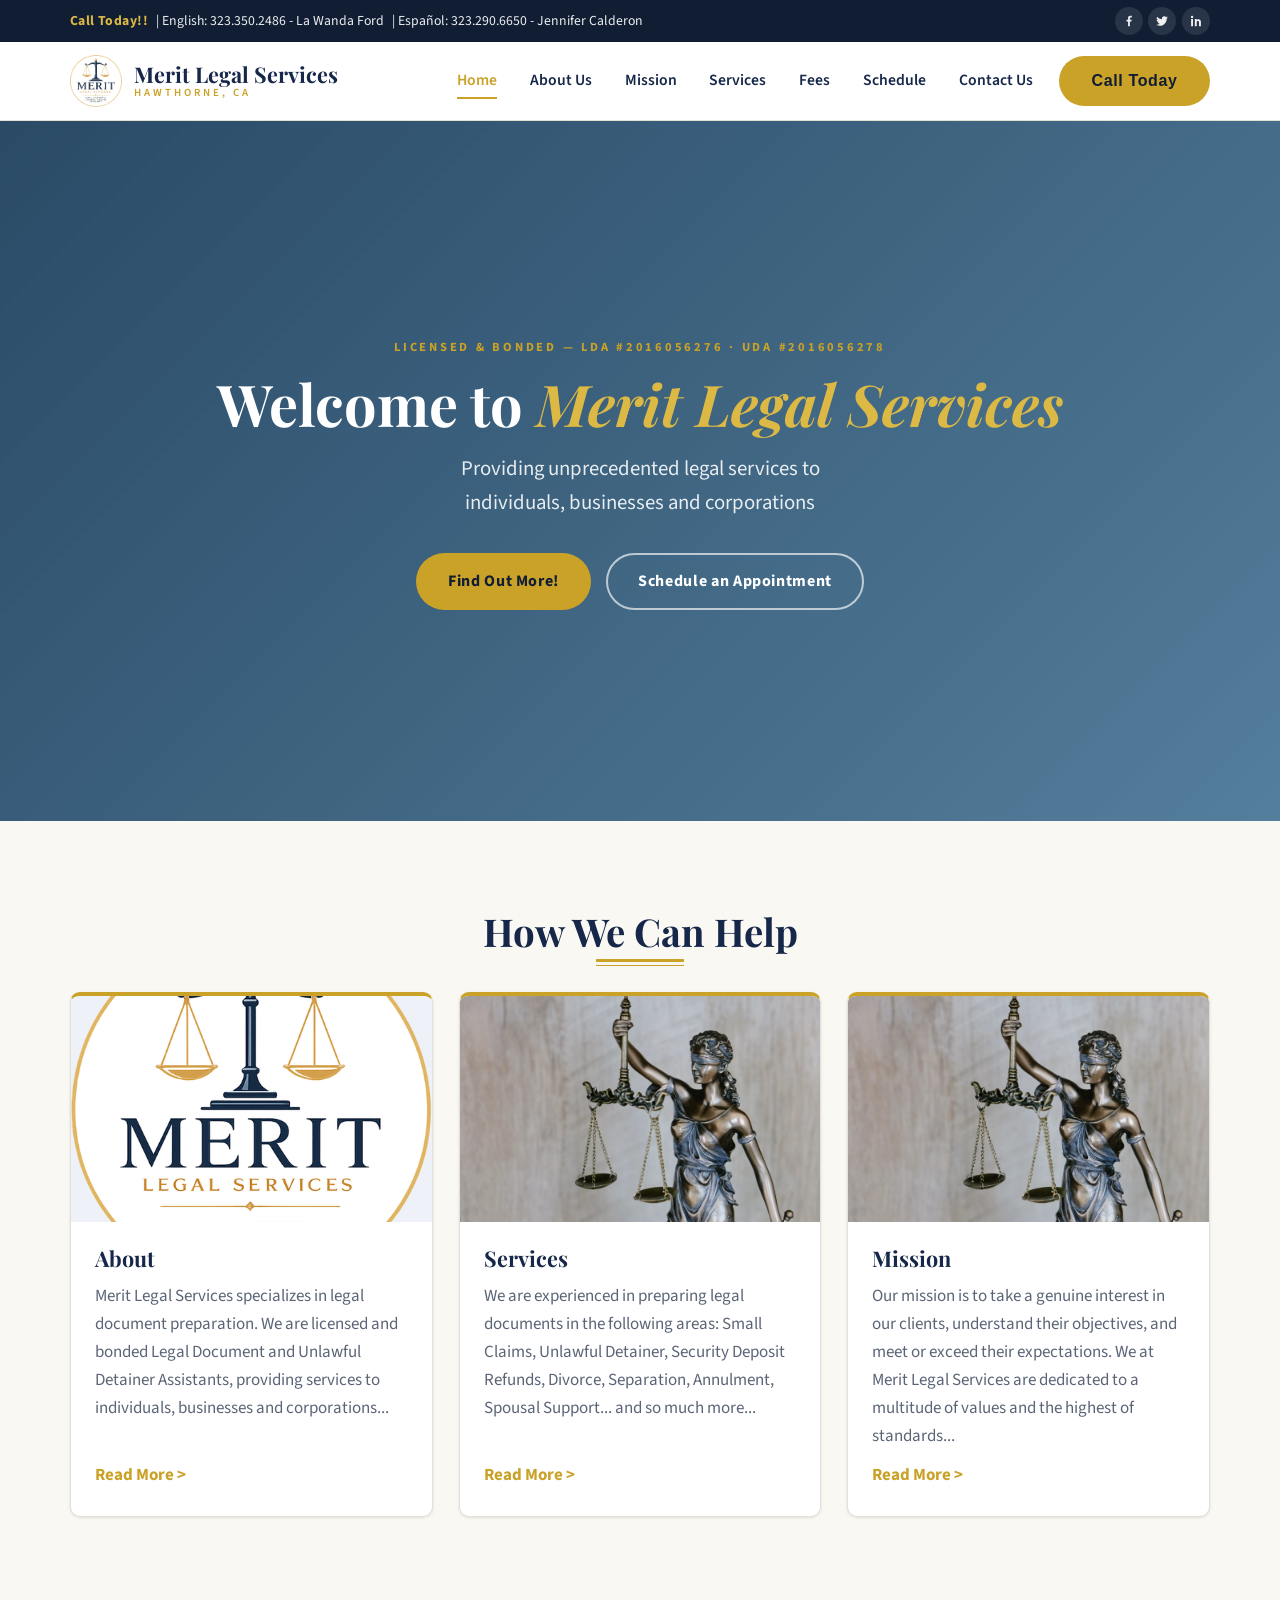
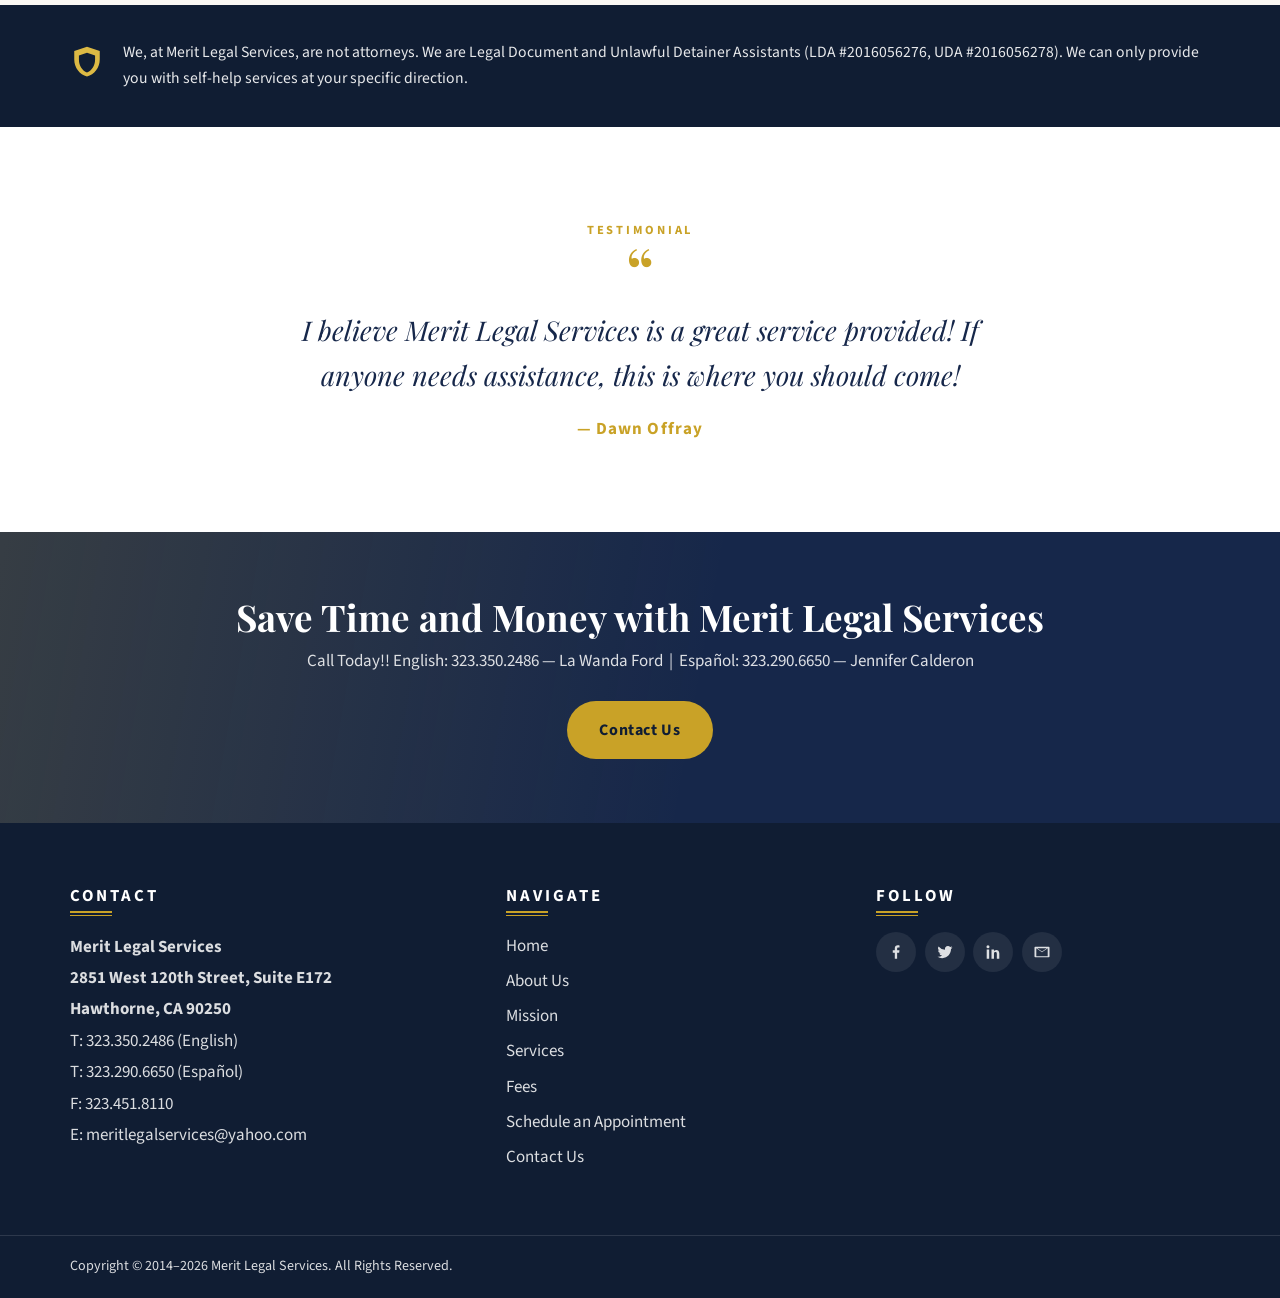
<file: index.html>
<!DOCTYPE html>
<html lang="en">
<head>
  <meta charset="UTF-8">
  <meta name="viewport" content="width=device-width, initial-scale=1.0">
  <title>Merit Legal Services | Legal Document Preparation in Hawthorne, CA</title>
  <meta name="description" content="Licensed and bonded Legal Document and Unlawful Detainer Assistants in Hawthorne, CA. Affordable legal document preparation for individuals, businesses and corporations. Call 323.350.2486.">
  <link rel="canonical" href="https://www.meritlegalservices.com/">
  <meta name="theme-color" content="#16274a">

  <!-- Open Graph / social sharing -->
  <meta property="og:type" content="website">
  <meta property="og:site_name" content="Merit Legal Services">
  <meta property="og:title" content="Merit Legal Services | Legal Document Preparation in Hawthorne, CA">
  <meta property="og:description" content="Licensed and bonded Legal Document and Unlawful Detainer Assistants in Hawthorne, CA. Affordable legal document preparation for individuals, businesses and corporations. Call 323.350.2486.">
  <meta property="og:url" content="https://www.meritlegalservices.com/">
  <meta property="og:image" content="https://www.meritlegalservices.com/assets/images/logo.png">
  <meta name="twitter:card" content="summary">
  <meta name="twitter:title" content="Merit Legal Services | Legal Document Preparation in Hawthorne, CA">
  <meta name="twitter:description" content="Licensed and bonded Legal Document and Unlawful Detainer Assistants in Hawthorne, CA. Affordable legal document preparation for individuals, businesses and corporations. Call 323.350.2486.">
  <meta name="twitter:image" content="https://www.meritlegalservices.com/assets/images/logo.png">

  <!-- Icons -->
  <link rel="icon" type="image/png" href="assets/images/favicon.png">
  <link rel="apple-touch-icon" href="assets/images/apple-touch-icon.png">

  <!-- Fonts & styles -->
  <link rel="preconnect" href="https://fonts.googleapis.com">
  <link rel="preconnect" href="https://fonts.gstatic.com" crossorigin>
  <link href="https://fonts.googleapis.com/css2?family=Playfair+Display:ital,wght@0,600;0,700;1,600&amp;family=Source+Sans+3:wght@400;600;700&amp;display=swap" rel="stylesheet">
  <link rel="stylesheet" href="css/style.css">
  <!-- Structured data: Google rich results (LegalService) -->
  <script type="application/ld+json">
  {
    "@context": "https://schema.org",
    "@type": "LegalService",
    "name": "Merit Legal Services",
    "description": "Licensed and bonded Legal Document and Unlawful Detainer Assistants (LDA #2016056276, UDA #2016056278) providing legal document preparation in Hawthorne, CA.",
    "url": "https://www.meritlegalservices.com/",
    "logo": "https://www.meritlegalservices.com/assets/images/logo.png",
    "image": "https://www.meritlegalservices.com/assets/images/coverimage.avif",
    "email": "meritlegalservices@yahoo.com",
    "telephone": "+1-323-350-2486",
    "faxNumber": "+1-323-451-8110",
    "address": {
      "@type": "PostalAddress",
      "streetAddress": "2851 West 120th Street, Suite E172",
      "addressLocality": "Hawthorne",
      "addressRegion": "CA",
      "postalCode": "90250",
      "addressCountry": "US"
    },
    "geo": {
      "@type": "GeoCoordinates",
      "latitude": 33.9243,
      "longitude": -118.3286
    },
    "founder": {
      "@type": "Person",
      "name": "La Wanda Ford"
    },
    "foundingDate": "2014",
    "areaServed": "Greater Los Angeles, CA",
    "knowsLanguage": ["en", "es"],
    "sameAs": [
      "https://www.facebook.com/meritlegalservices",
      "https://twitter.com/MeritLegalServ",
      "https://www.linkedin.com/pub/merit-legal-services-inc/91/42/250"
    ]
  }
  </script>
</head>
<body>
  <a class="skip-link" href="#main">Skip to main content</a>

  <!-- ======= Top bar ======= -->
  <div class="topbar">
    <div class="container">
      <div class="topbar-call">
        <strong>Call Today!!</strong>
        <span>| English: <a href="tel:+13233502486">323.350.2486</a> - La Wanda Ford</span>
        <span>| Espa&ntilde;ol: <a href="tel:+13232906650">323.290.6650</a> - Jennifer Calderon</span>
      </div>
      <div class="topbar-social">
        <a href="https://www.facebook.com/meritlegalservices" target="_blank" rel="noopener" aria-label="Facebook">
          <svg viewBox="0 0 24 24" aria-hidden="true"><path d="M13.5 21v-8h2.7l.4-3.2h-3.1V7.7c0-.9.3-1.6 1.7-1.6h1.5V3.2c-.3 0-1.2-.2-2.3-.2-2.4 0-4 1.4-4 4.1v2.7H7.7V13h2.7v8h3.1z"/></svg>
        </a>
        <a href="https://twitter.com/MeritLegalServ" target="_blank" rel="noopener" aria-label="Twitter">
          <svg viewBox="0 0 24 24" aria-hidden="true"><path d="M22 5.9c-.7.3-1.5.6-2.3.7.8-.5 1.5-1.3 1.8-2.3-.8.5-1.7.8-2.6 1a4.1 4.1 0 0 0-7 3.7A11.6 11.6 0 0 1 3.4 4.7a4.1 4.1 0 0 0 1.3 5.5c-.7 0-1.3-.2-1.9-.5v.1c0 2 1.4 3.6 3.3 4a4.1 4.1 0 0 1-1.8.1 4.1 4.1 0 0 0 3.8 2.8A8.2 8.2 0 0 1 2 18.4a11.6 11.6 0 0 0 6.3 1.8c7.5 0 11.7-6.3 11.7-11.7v-.5c.8-.6 1.5-1.3 2-2.1z"/></svg>
        </a>
        <a href="https://www.linkedin.com/pub/merit-legal-services-inc/91/42/250" target="_blank" rel="noopener" aria-label="LinkedIn">
          <svg viewBox="0 0 24 24" aria-hidden="true"><path d="M6.9 8.6H3.6V21h3.3V8.6zM5.3 3a2 2 0 1 0 0 4 2 2 0 0 0 0-4zM20.4 13.9c0-3.2-1.7-4.7-4-4.7-1.8 0-2.7 1-3.1 1.7V8.6H10V21h3.3v-6.5c0-1.5.7-2.4 2-2.4 1.2 0 1.8.8 1.8 2.4V21h3.3v-7.1z"/></svg>
        </a>
      </div>
    </div>
  </div>
  <!-- ======= Header / Nav ======= -->
  <header class="site-header">
    <div class="container nav-wrap">
      <a class="brand" href="index.html">
        <img src="assets/images/logo.png" alt="Merit Legal Services logo" width="49" height="50">
        <span class="brand-name">Merit Legal Services<span>Hawthorne, CA</span></span>
      </a>
      <button class="nav-toggle" aria-expanded="false" aria-controls="site-nav" aria-label="Open menu">
        <span class="bar"></span><span class="bar"></span><span class="bar"></span>
      </button>
      <nav class="main-nav" id="site-nav" aria-label="Main navigation">
        <ul>
          <li><a href="index.html" class="active" aria-current="page">Home</a></li>
          <li><a href="about-us.html">About Us</a></li>
          <li><a href="mission.html">Mission</a></li>
          <li><a href="services.html">Services</a></li>
          <li><a href="merit-legal-services.html">Fees</a></li>
          <li><a href="schedule.html">Schedule</a></li>
          <li><a href="contact-us.html">Contact Us</a></li>
          <li><button class="btn btn-gold nav-cta" data-open-modal="welcome-modal" type="button">Call Today</button></li>
        </ul>
      </nav>
    </div>
    <div class="nav-scrim" aria-hidden="true"></div>
  </header>

  <main id="main">
    <!-- ======= Hero ======= -->
    <section class="hero">
      <div class="container hero-inner">
        <p class="eyebrow reveal">Licensed &amp; Bonded &mdash; LDA #2016056276 &middot; UDA #2016056278</p>
        <h1 class="reveal">Welcome to <em>Merit Legal Services</em></h1>
        <p class="lead reveal">Providing unprecedented legal services to individuals, businesses and corporations</p>
        <div class="hero-actions reveal">
          <a class="btn btn-gold" href="about-us.html">Find Out More!</a>
          <a class="btn btn-outline" href="schedule.html">Schedule an Appointment</a>
        </div>
      </div>
    </section>

    <!-- ======= Feature cards ======= -->
    <section class="section">
      <div class="container">
        <h2 class="section-title centered reveal">How We Can Help</h2>
        <div class="card-grid">
          <article class="card reveal">
            <div class="card-media">
              <img src="assets/images/logo.png" alt="About Merit Legal Services" loading="lazy">
            </div>
            <div class="card-body">
              <h3>About</h3>
              <p>Merit Legal Services specializes in legal document preparation. We are licensed and bonded Legal Document and Unlawful Detainer Assistants, providing services to individuals, businesses and corporations...</p>
              <a class="card-link" href="about-us.html">Read More &gt;</a>
            </div>
          </article>
          <article class="card reveal">
            <div class="card-media">
              <img src="assets/images/coverimage.avif" alt="Our legal document services" loading="lazy">
            </div>
            <div class="card-body">
              <h3>Services</h3>
              <p>We are experienced in preparing legal documents in the following areas: Small Claims, Unlawful Detainer, Security Deposit Refunds, Divorce, Separation, Annulment, Spousal Support... and so much more...</p>
              <a class="card-link" href="services.html">Read More &gt;</a>
            </div>
          </article>
          <article class="card reveal">
            <div class="card-media">
              <img src="assets/images/coverimage.avif" alt="Our mission" loading="lazy">
            </div>
            <div class="card-body">
              <h3>Mission</h3>
              <p>Our mission is to take a genuine interest in our clients, understand their objectives, and meet or exceed their expectations. We at Merit Legal Services are dedicated to a multitude of values and the highest of standards...</p>
              <a class="card-link" href="mission.html">Read More &gt;</a>
            </div>
          </article>
        </div>
      </div>
    </section>

    <!-- ======= Disclaimer band ======= -->
    <section class="disclaimer">
      <div class="container reveal">
        <svg viewBox="0 0 24 24" aria-hidden="true"><path d="M12 2 3 5v6c0 5.6 3.8 10.7 9 12 5.2-1.3 9-6.4 9-12V5l-9-3zm0 4.2 5.7 1.9v3c0 4.1-2.5 7.9-5.7 9.1-3.2-1.2-5.7-5-5.7-9.1v-3L12 6.2z"/></svg>
        <p>We, at Merit Legal Services, are not attorneys. We are Legal Document and Unlawful Detainer Assistants (LDA #2016056276, UDA #2016056278). We can only provide you with self-help services at your specific direction.</p>
      </div>
    </section>

    <section class="section white">
      <div class="container">
        <div class="testimonial reveal">
          <span class="eyebrow">Testimonial</span>
          <span class="quote-mark" aria-hidden="true">&ldquo;</span>
          <blockquote>I believe Merit Legal Services is a great service provided! If anyone needs assistance, this is where you should come!</blockquote>
          <cite>&mdash; Dawn Offray</cite>
        </div>
      </div>
    </section>

    <section class="cta-band">
      <div class="container reveal">
        <h2>Save Time and Money with Merit Legal Services</h2>
        <p>Call Today!! English: 323.350.2486 &mdash; La Wanda Ford &nbsp;|&nbsp; Espa&ntilde;ol: 323.290.6650 &mdash; Jennifer Calderon</p>
        <a class="btn btn-gold" href="contact-us.html">Contact Us</a>
      </div>
    </section>
  </main>

  <!-- ======= Footer ======= -->
  <footer class="site-footer">
    <div class="container footer-main">
      <div class="footer-brand">        <h3>Contact</h3>
        <address>
          <strong>Merit Legal Services<br>
          2851 West 120th Street, Suite E172<br>
          Hawthorne, CA 90250</strong><br>
          T: <a href="tel:+13233502486">323.350.2486</a> (English)<br>
          T: <a href="tel:+13232906650">323.290.6650</a> (Espa&ntilde;ol)<br>
          F: 323.451.8110<br>
          E: <a href="mailto:meritlegalservices@yahoo.com">meritlegalservices@yahoo.com</a>
        </address>
      </div>
      <div class="footer-nav">
        <h3>Navigate</h3>
        <ul>
          <li><a href="index.html">Home</a></li>
          <li><a href="about-us.html">About Us</a></li>
          <li><a href="mission.html">Mission</a></li>
          <li><a href="services.html">Services</a></li>
          <li><a href="merit-legal-services.html">Fees</a></li>
          <li><a href="schedule.html">Schedule an Appointment</a></li>
          <li><a href="contact-us.html">Contact Us</a></li>
        </ul>
      </div>
      <div>
        <h3>Follow</h3>
        <div class="footer-social">
          <a href="https://www.facebook.com/meritlegalservices" target="_blank" rel="noopener" aria-label="Facebook">
            <svg viewBox="0 0 24 24" aria-hidden="true"><path d="M13.5 21v-8h2.7l.4-3.2h-3.1V7.7c0-.9.3-1.6 1.7-1.6h1.5V3.2c-.3 0-1.2-.2-2.3-.2-2.4 0-4 1.4-4 4.1v2.7H7.7V13h2.7v8h3.1z"/></svg>
          </a>
          <a href="https://twitter.com/MeritLegalServ" target="_blank" rel="noopener" aria-label="Twitter">
            <svg viewBox="0 0 24 24" aria-hidden="true"><path d="M22 5.9c-.7.3-1.5.6-2.3.7.8-.5 1.5-1.3 1.8-2.3-.8.5-1.7.8-2.6 1a4.1 4.1 0 0 0-7 3.7A11.6 11.6 0 0 1 3.4 4.7a4.1 4.1 0 0 0 1.3 5.5c-.7 0-1.3-.2-1.9-.5v.1c0 2 1.4 3.6 3.3 4a4.1 4.1 0 0 1-1.8.1 4.1 4.1 0 0 0 3.8 2.8A8.2 8.2 0 0 1 2 18.4a11.6 11.6 0 0 0 6.3 1.8c7.5 0 11.7-6.3 11.7-11.7v-.5c.8-.6 1.5-1.3 2-2.1z"/></svg>
          </a>
          <a href="https://www.linkedin.com/pub/merit-legal-services-inc/91/42/250" target="_blank" rel="noopener" aria-label="LinkedIn">
            <svg viewBox="0 0 24 24" aria-hidden="true"><path d="M6.9 8.6H3.6V21h3.3V8.6zM5.3 3a2 2 0 1 0 0 4 2 2 0 0 0 0-4zM20.4 13.9c0-3.2-1.7-4.7-4-4.7-1.8 0-2.7 1-3.1 1.7V8.6H10V21h3.3v-6.5c0-1.5.7-2.4 2-2.4 1.2 0 1.8.8 1.8 2.4V21h3.3v-7.1z"/></svg>
          </a>
          <a href="mailto:meritlegalservices@yahoo.com" aria-label="Email">
            <svg viewBox="0 0 24 24" aria-hidden="true"><path d="M3 5h18a1 1 0 0 1 1 1v12a1 1 0 0 1-1 1H3a1 1 0 0 1-1-1V6a1 1 0 0 1 1-1zm9 7.3L4.4 7v10.6h15.2V7L12 12.3zM5.6 7l6.4 4.4L18.4 7H5.6z"/></svg>
          </a>
        </div>
      </div>
    </div>
    <div class="footer-bottom">
      <div class="container">
        <p>Copyright &copy; 2014&ndash;<span data-current-year>2026</span> Merit Legal Services. All Rights Reserved.</p>
      </div>
    </div>
  </footer>
  <!-- ======= Call Today pop-up ======= -->
  <div class="modal-overlay" id="welcome-modal" role="dialog" aria-modal="true" aria-labelledby="welcome-title" aria-hidden="true">
    <div class="modal">
      <button class="modal-close" data-close-modal type="button" aria-label="Close">&times;</button>
      <span class="eyebrow">Call Today!!</span>
      <h2 id="welcome-title">Speak With Us Now</h2>
      <p>Providing unprecedented legal services to individuals, businesses and corporations.</p>
      <ul class="modal-phones">
        <li><a href="tel:+13233502486">323.350.2486</a><small>English &mdash; La Wanda Ford</small></li>
        <li><a href="tel:+13232906650">323.290.6650</a><small>Espa&ntilde;ol &mdash; Jennifer Calderon</small></li>
      </ul>
      <div class="modal-actions">
        <a class="btn btn-navy" href="schedule.html">Schedule an Appointment</a>
        <button class="btn btn-gold" data-close-modal type="button">Close</button>
      </div>
    </div>
  </div>
  <button class="back-to-top" type="button" aria-label="Back to top">&uarr;</button>

  <script src="js/script.js"></script>
</body>
</html>
</file>
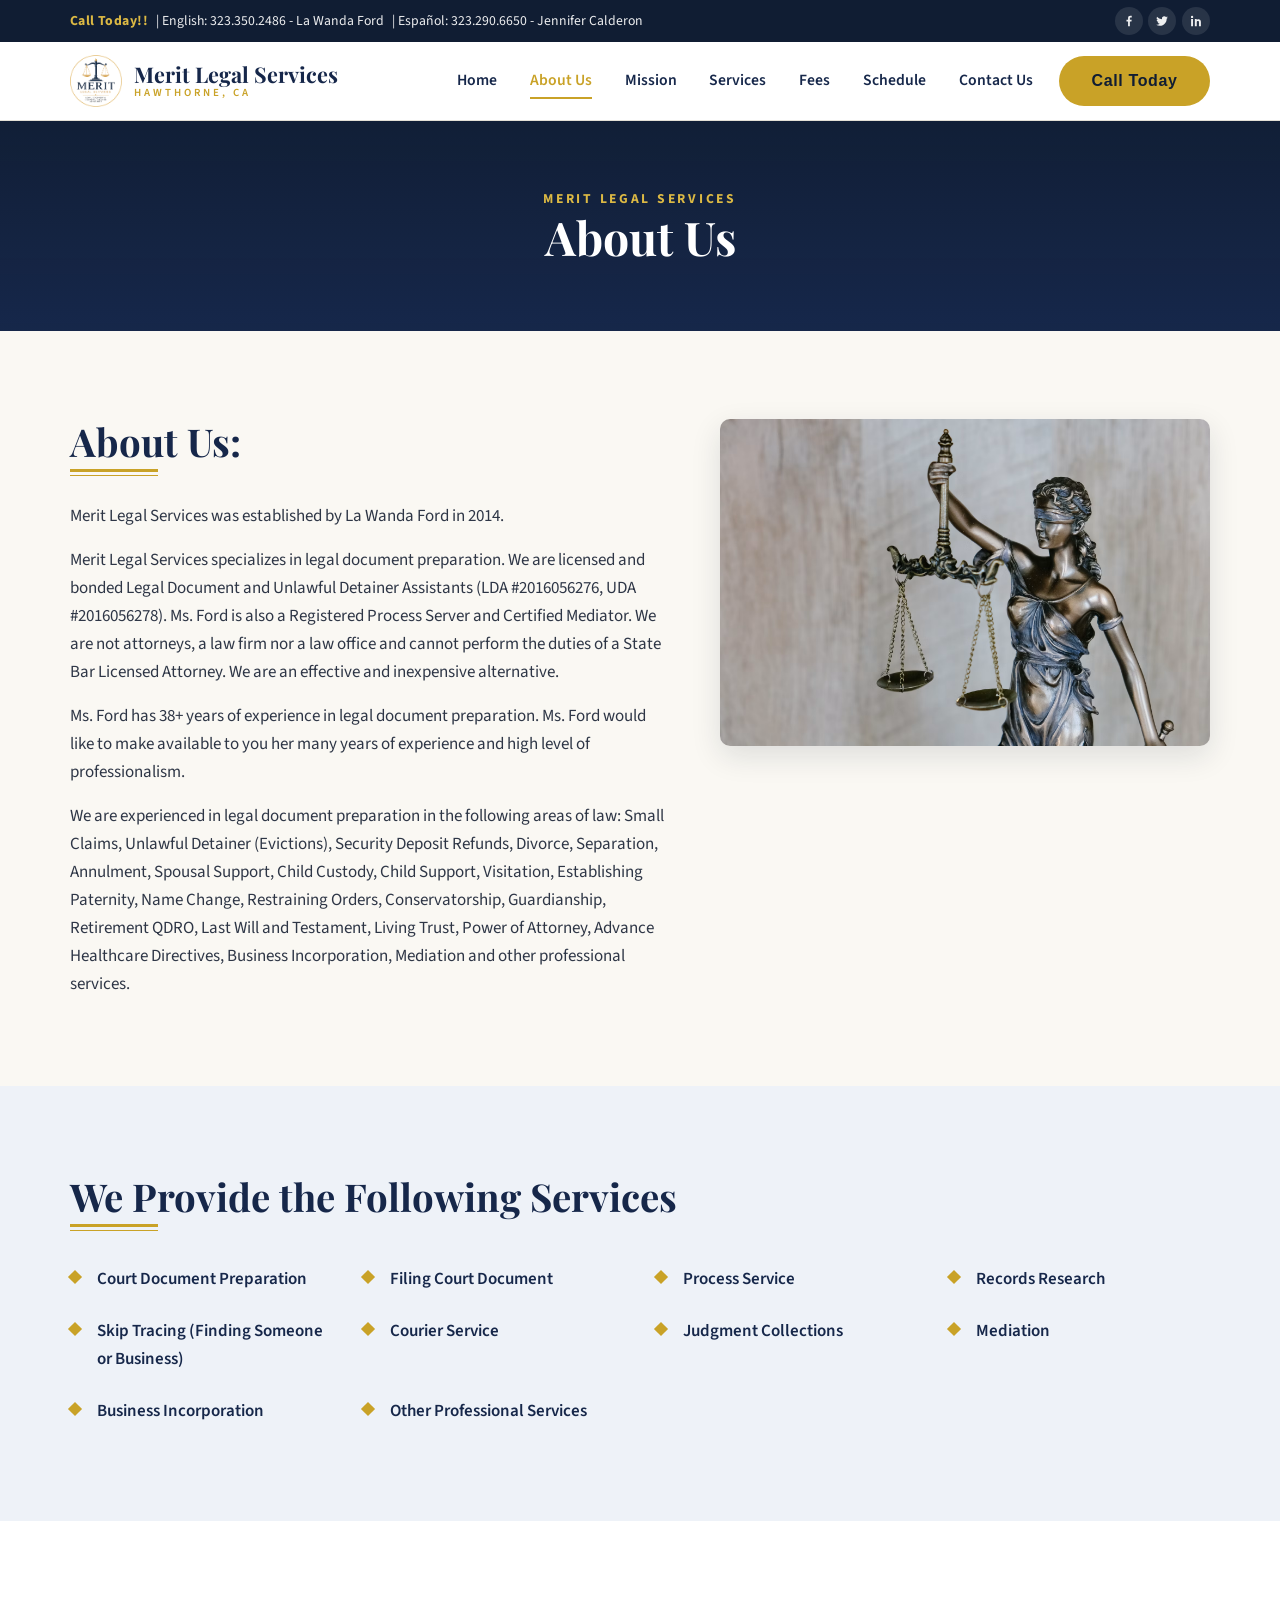
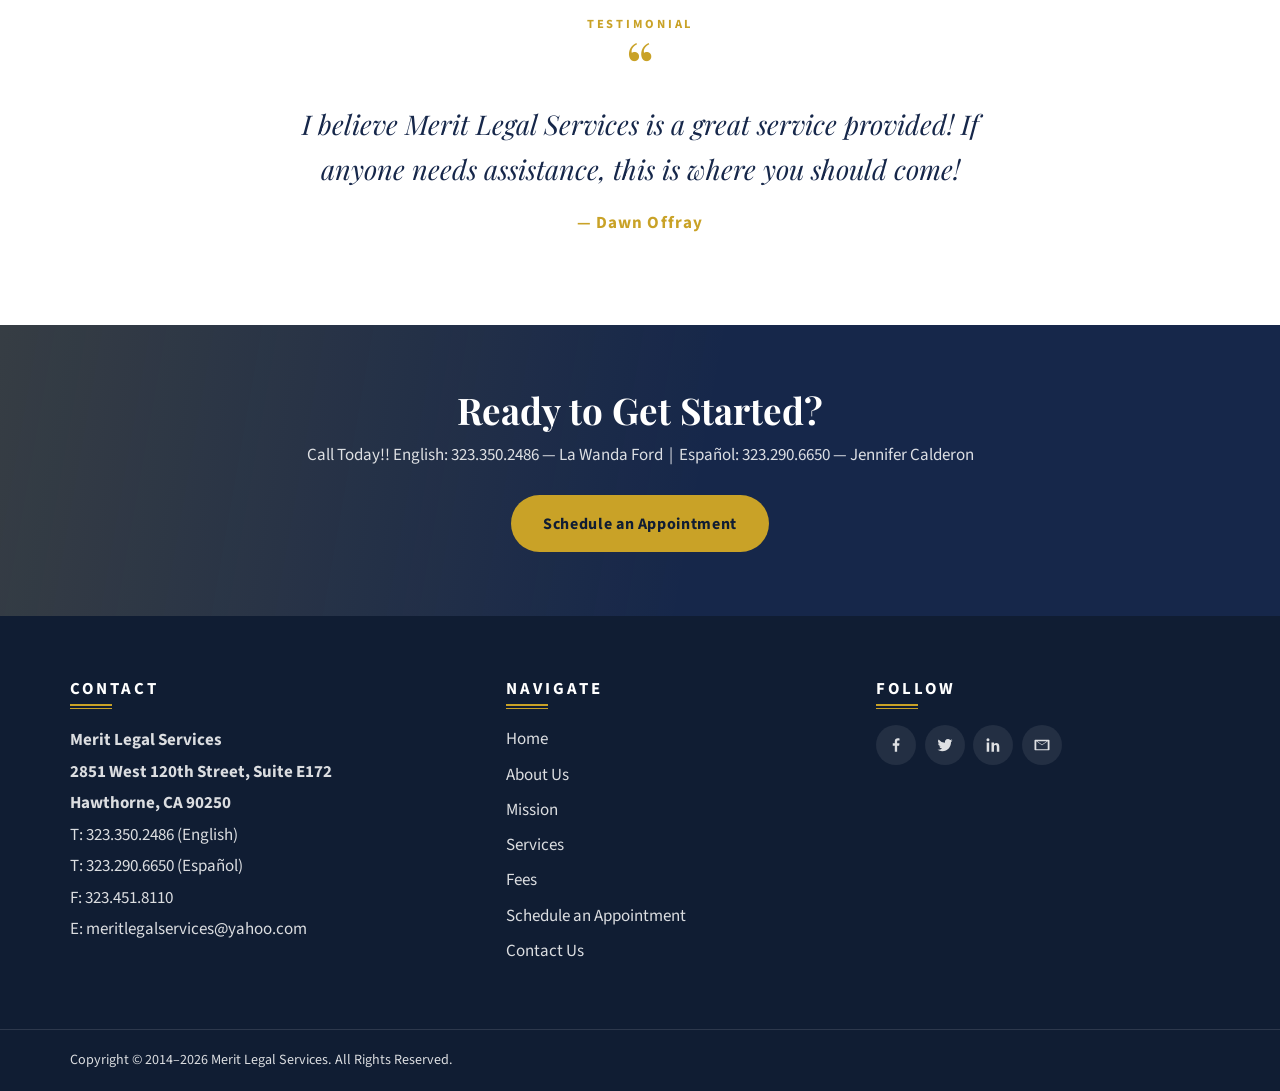
<file: about-us.html>
<!DOCTYPE html>
<html lang="en">
<head>
  <meta charset="UTF-8">
  <meta name="viewport" content="width=device-width, initial-scale=1.0">
  <title>About Us | Merit Legal Services</title>
  <meta name="description" content="Established by La Wanda Ford in 2014, Merit Legal Services specializes in legal document preparation as licensed and bonded Legal Document and Unlawful Detainer Assistants in Hawthorne, CA.">
  <link rel="canonical" href="https://www.meritlegalservices.com/about-us.html">
  <meta name="theme-color" content="#16274a">

  <!-- Open Graph / social sharing -->
  <meta property="og:type" content="website">
  <meta property="og:site_name" content="Merit Legal Services">
  <meta property="og:title" content="About Us | Merit Legal Services">
  <meta property="og:description" content="Established by La Wanda Ford in 2014, Merit Legal Services specializes in legal document preparation as licensed and bonded Legal Document and Unlawful Detainer Assistants in Hawthorne, CA.">
  <meta property="og:url" content="https://www.meritlegalservices.com/about-us.html">
  <meta property="og:image" content="https://www.meritlegalservices.com/assets/images/logo.png">
  <meta name="twitter:card" content="summary">
  <meta name="twitter:title" content="About Us | Merit Legal Services">
  <meta name="twitter:description" content="Established by La Wanda Ford in 2014, Merit Legal Services specializes in legal document preparation as licensed and bonded Legal Document and Unlawful Detainer Assistants in Hawthorne, CA.">
  <meta name="twitter:image" content="https://www.meritlegalservices.com/assets/images/logo.png">

  <!-- Icons -->
  <link rel="icon" type="image/png" href="assets/images/favicon.png">
  <link rel="apple-touch-icon" href="assets/images/apple-touch-icon.png">

  <!-- Fonts & styles -->
  <link rel="preconnect" href="https://fonts.googleapis.com">
  <link rel="preconnect" href="https://fonts.gstatic.com" crossorigin>
  <link href="https://fonts.googleapis.com/css2?family=Playfair+Display:ital,wght@0,600;0,700;1,600&amp;family=Source+Sans+3:wght@400;600;700&amp;display=swap" rel="stylesheet">
  <link rel="stylesheet" href="css/style.css">
</head>
<body>
  <a class="skip-link" href="#main">Skip to main content</a>

  <!-- ======= Top bar ======= -->
  <div class="topbar">
    <div class="container">
      <div class="topbar-call">
        <strong>Call Today!!</strong>
        <span>| English: <a href="tel:+13233502486">323.350.2486</a> - La Wanda Ford</span>
        <span>| Espa&ntilde;ol: <a href="tel:+13232906650">323.290.6650</a> - Jennifer Calderon</span>
      </div>
      <div class="topbar-social">
        <a href="https://www.facebook.com/meritlegalservices" target="_blank" rel="noopener" aria-label="Facebook">
          <svg viewBox="0 0 24 24" aria-hidden="true"><path d="M13.5 21v-8h2.7l.4-3.2h-3.1V7.7c0-.9.3-1.6 1.7-1.6h1.5V3.2c-.3 0-1.2-.2-2.3-.2-2.4 0-4 1.4-4 4.1v2.7H7.7V13h2.7v8h3.1z"/></svg>
        </a>
        <a href="https://twitter.com/MeritLegalServ" target="_blank" rel="noopener" aria-label="Twitter">
          <svg viewBox="0 0 24 24" aria-hidden="true"><path d="M22 5.9c-.7.3-1.5.6-2.3.7.8-.5 1.5-1.3 1.8-2.3-.8.5-1.7.8-2.6 1a4.1 4.1 0 0 0-7 3.7A11.6 11.6 0 0 1 3.4 4.7a4.1 4.1 0 0 0 1.3 5.5c-.7 0-1.3-.2-1.9-.5v.1c0 2 1.4 3.6 3.3 4a4.1 4.1 0 0 1-1.8.1 4.1 4.1 0 0 0 3.8 2.8A8.2 8.2 0 0 1 2 18.4a11.6 11.6 0 0 0 6.3 1.8c7.5 0 11.7-6.3 11.7-11.7v-.5c.8-.6 1.5-1.3 2-2.1z"/></svg>
        </a>
        <a href="https://www.linkedin.com/pub/merit-legal-services-inc/91/42/250" target="_blank" rel="noopener" aria-label="LinkedIn">
          <svg viewBox="0 0 24 24" aria-hidden="true"><path d="M6.9 8.6H3.6V21h3.3V8.6zM5.3 3a2 2 0 1 0 0 4 2 2 0 0 0 0-4zM20.4 13.9c0-3.2-1.7-4.7-4-4.7-1.8 0-2.7 1-3.1 1.7V8.6H10V21h3.3v-6.5c0-1.5.7-2.4 2-2.4 1.2 0 1.8.8 1.8 2.4V21h3.3v-7.1z"/></svg>
        </a>
      </div>
    </div>
  </div>
  <!-- ======= Header / Nav ======= -->
  <header class="site-header">
    <div class="container nav-wrap">
      <a class="brand" href="index.html">
        <img src="assets/images/logo.png" alt="Merit Legal Services logo" width="49" height="50">
        <span class="brand-name">Merit Legal Services<span>Hawthorne, CA</span></span>
      </a>
      <button class="nav-toggle" aria-expanded="false" aria-controls="site-nav" aria-label="Open menu">
        <span class="bar"></span><span class="bar"></span><span class="bar"></span>
      </button>
      <nav class="main-nav" id="site-nav" aria-label="Main navigation">
        <ul>
          <li><a href="index.html">Home</a></li>
          <li><a href="about-us.html" class="active" aria-current="page">About Us</a></li>
          <li><a href="mission.html">Mission</a></li>
          <li><a href="services.html">Services</a></li>
          <li><a href="merit-legal-services.html">Fees</a></li>
          <li><a href="schedule.html">Schedule</a></li>
          <li><a href="contact-us.html">Contact Us</a></li>
          <li><button class="btn btn-gold nav-cta" data-open-modal="call-modal" type="button">Call Today</button></li>
        </ul>
      </nav>
    </div>
    <div class="nav-scrim" aria-hidden="true"></div>
  </header>

  <main id="main">
    <section class="page-hero">
      <div class="container">
        <p class="crumb">Merit Legal Services</p>
        <h1>About Us</h1>
      </div>
    </section>

    <section class="section">
      <div class="container split">
        <div class="content reveal">
          <h2 class="section-title">About Us:</h2>
          <p>Merit Legal Services was established by La Wanda Ford in 2014.</p>
          <p>Merit Legal Services specializes in legal document preparation. We are licensed and bonded Legal Document and Unlawful Detainer Assistants (LDA #2016056276, UDA #2016056278). Ms. Ford is also a Registered Process Server and Certified Mediator. We are not attorneys, a law firm nor a law office and cannot perform the duties of a State Bar Licensed Attorney. We are an effective and inexpensive alternative.</p>
          <p>Ms. Ford has 38+ years of experience in legal document preparation. Ms. Ford would like to make available to you her many years of experience and high level of professionalism.</p>
          <p>We are experienced in legal document preparation in the following areas of law: Small Claims, Unlawful Detainer (Evictions), Security Deposit Refunds, Divorce, Separation, Annulment, Spousal Support, Child Custody, Child Support, Visitation, Establishing Paternity, Name Change, Restraining Orders, Conservatorship, Guardianship, Retirement QDRO, Last Will and Testament, Living Trust, Power of Attorney, Advance Healthcare Directives, Business Incorporation, Mediation and other professional services.</p>
        </div>
        <div class="split-media reveal">
          <img src="assets/images/coverimage.avif" alt="Merit Legal Services office" loading="lazy">
        </div>
      </div>
    </section>

    <section class="section tinted">
      <div class="container reveal">
        <h2 class="section-title">We Provide the Following Services</h2>
        <ul class="service-list">
          <li>Court Document Preparation</li>
          <li>Filing Court Document</li>
          <li>Process Service</li>
          <li>Records Research</li>
          <li>Skip Tracing (Finding Someone or Business)</li>
          <li>Courier Service</li>
          <li>Judgment Collections</li>
          <li>Mediation</li>
          <li>Business Incorporation</li>
          <li>Other Professional Services</li>
        </ul>
      </div>
    </section>

    <section class="section white">
      <div class="container">
        <div class="testimonial reveal">
          <span class="eyebrow">Testimonial</span>
          <span class="quote-mark" aria-hidden="true">&ldquo;</span>
          <blockquote>I believe Merit Legal Services is a great service provided! If anyone needs assistance, this is where you should come!</blockquote>
          <cite>&mdash; Dawn Offray</cite>
        </div>
      </div>
    </section>

    <section class="cta-band">
      <div class="container reveal">
        <h2>Ready to Get Started?</h2>
        <p>Call Today!! English: 323.350.2486 &mdash; La Wanda Ford &nbsp;|&nbsp; Espa&ntilde;ol: 323.290.6650 &mdash; Jennifer Calderon</p>
        <a class="btn btn-gold" href="schedule.html">Schedule an Appointment</a>
      </div>
    </section>
  </main>

  <!-- ======= Footer ======= -->
  <footer class="site-footer">
    <div class="container footer-main">
      <div class="footer-brand">        <h3>Contact</h3>
        <address>
          <strong>Merit Legal Services<br>
          2851 West 120th Street, Suite E172<br>
          Hawthorne, CA 90250</strong><br>
          T: <a href="tel:+13233502486">323.350.2486</a> (English)<br>
          T: <a href="tel:+13232906650">323.290.6650</a> (Espa&ntilde;ol)<br>
          F: 323.451.8110<br>
          E: <a href="mailto:meritlegalservices@yahoo.com">meritlegalservices@yahoo.com</a>
        </address>
      </div>
      <div class="footer-nav">
        <h3>Navigate</h3>
        <ul>
          <li><a href="index.html">Home</a></li>
          <li><a href="about-us.html">About Us</a></li>
          <li><a href="mission.html">Mission</a></li>
          <li><a href="services.html">Services</a></li>
          <li><a href="merit-legal-services.html">Fees</a></li>
          <li><a href="schedule.html">Schedule an Appointment</a></li>
          <li><a href="contact-us.html">Contact Us</a></li>
        </ul>
      </div>
      <div>
        <h3>Follow</h3>
        <div class="footer-social">
          <a href="https://www.facebook.com/meritlegalservices" target="_blank" rel="noopener" aria-label="Facebook">
            <svg viewBox="0 0 24 24" aria-hidden="true"><path d="M13.5 21v-8h2.7l.4-3.2h-3.1V7.7c0-.9.3-1.6 1.7-1.6h1.5V3.2c-.3 0-1.2-.2-2.3-.2-2.4 0-4 1.4-4 4.1v2.7H7.7V13h2.7v8h3.1z"/></svg>
          </a>
          <a href="https://twitter.com/MeritLegalServ" target="_blank" rel="noopener" aria-label="Twitter">
            <svg viewBox="0 0 24 24" aria-hidden="true"><path d="M22 5.9c-.7.3-1.5.6-2.3.7.8-.5 1.5-1.3 1.8-2.3-.8.5-1.7.8-2.6 1a4.1 4.1 0 0 0-7 3.7A11.6 11.6 0 0 1 3.4 4.7a4.1 4.1 0 0 0 1.3 5.5c-.7 0-1.3-.2-1.9-.5v.1c0 2 1.4 3.6 3.3 4a4.1 4.1 0 0 1-1.8.1 4.1 4.1 0 0 0 3.8 2.8A8.2 8.2 0 0 1 2 18.4a11.6 11.6 0 0 0 6.3 1.8c7.5 0 11.7-6.3 11.7-11.7v-.5c.8-.6 1.5-1.3 2-2.1z"/></svg>
          </a>
          <a href="https://www.linkedin.com/pub/merit-legal-services-inc/91/42/250" target="_blank" rel="noopener" aria-label="LinkedIn">
            <svg viewBox="0 0 24 24" aria-hidden="true"><path d="M6.9 8.6H3.6V21h3.3V8.6zM5.3 3a2 2 0 1 0 0 4 2 2 0 0 0 0-4zM20.4 13.9c0-3.2-1.7-4.7-4-4.7-1.8 0-2.7 1-3.1 1.7V8.6H10V21h3.3v-6.5c0-1.5.7-2.4 2-2.4 1.2 0 1.8.8 1.8 2.4V21h3.3v-7.1z"/></svg>
          </a>
          <a href="mailto:meritlegalservices@yahoo.com" aria-label="Email">
            <svg viewBox="0 0 24 24" aria-hidden="true"><path d="M3 5h18a1 1 0 0 1 1 1v12a1 1 0 0 1-1 1H3a1 1 0 0 1-1-1V6a1 1 0 0 1 1-1zm9 7.3L4.4 7v10.6h15.2V7L12 12.3zM5.6 7l6.4 4.4L18.4 7H5.6z"/></svg>
          </a>
        </div>
      </div>
    </div>
    <div class="footer-bottom">
      <div class="container">
        <p>Copyright &copy; 2014&ndash;<span data-current-year>2026</span> Merit Legal Services. All Rights Reserved.</p>
      </div>
    </div>
  </footer>
  <!-- ======= Call Today pop-up ======= -->
  <div class="modal-overlay" id="call-modal" role="dialog" aria-modal="true" aria-labelledby="call-title" aria-hidden="true">
    <div class="modal">
      <button class="modal-close" data-close-modal type="button" aria-label="Close">&times;</button>
      <span class="eyebrow">Call Today!!</span>
      <h2 id="call-title">Speak With Us Now</h2>
      <p>Providing unprecedented legal services to individuals, businesses and corporations.</p>
      <ul class="modal-phones">
        <li><a href="tel:+13233502486">323.350.2486</a><small>English &mdash; La Wanda Ford</small></li>
        <li><a href="tel:+13232906650">323.290.6650</a><small>Espa&ntilde;ol &mdash; Jennifer Calderon</small></li>
      </ul>
      <div class="modal-actions">
        <a class="btn btn-navy" href="schedule.html">Schedule an Appointment</a>
        <button class="btn btn-gold" data-close-modal type="button">Close</button>
      </div>
    </div>
  </div>
  <button class="back-to-top" type="button" aria-label="Back to top">&uarr;</button>

  <script src="js/script.js"></script>
</body>
</html>
</file>
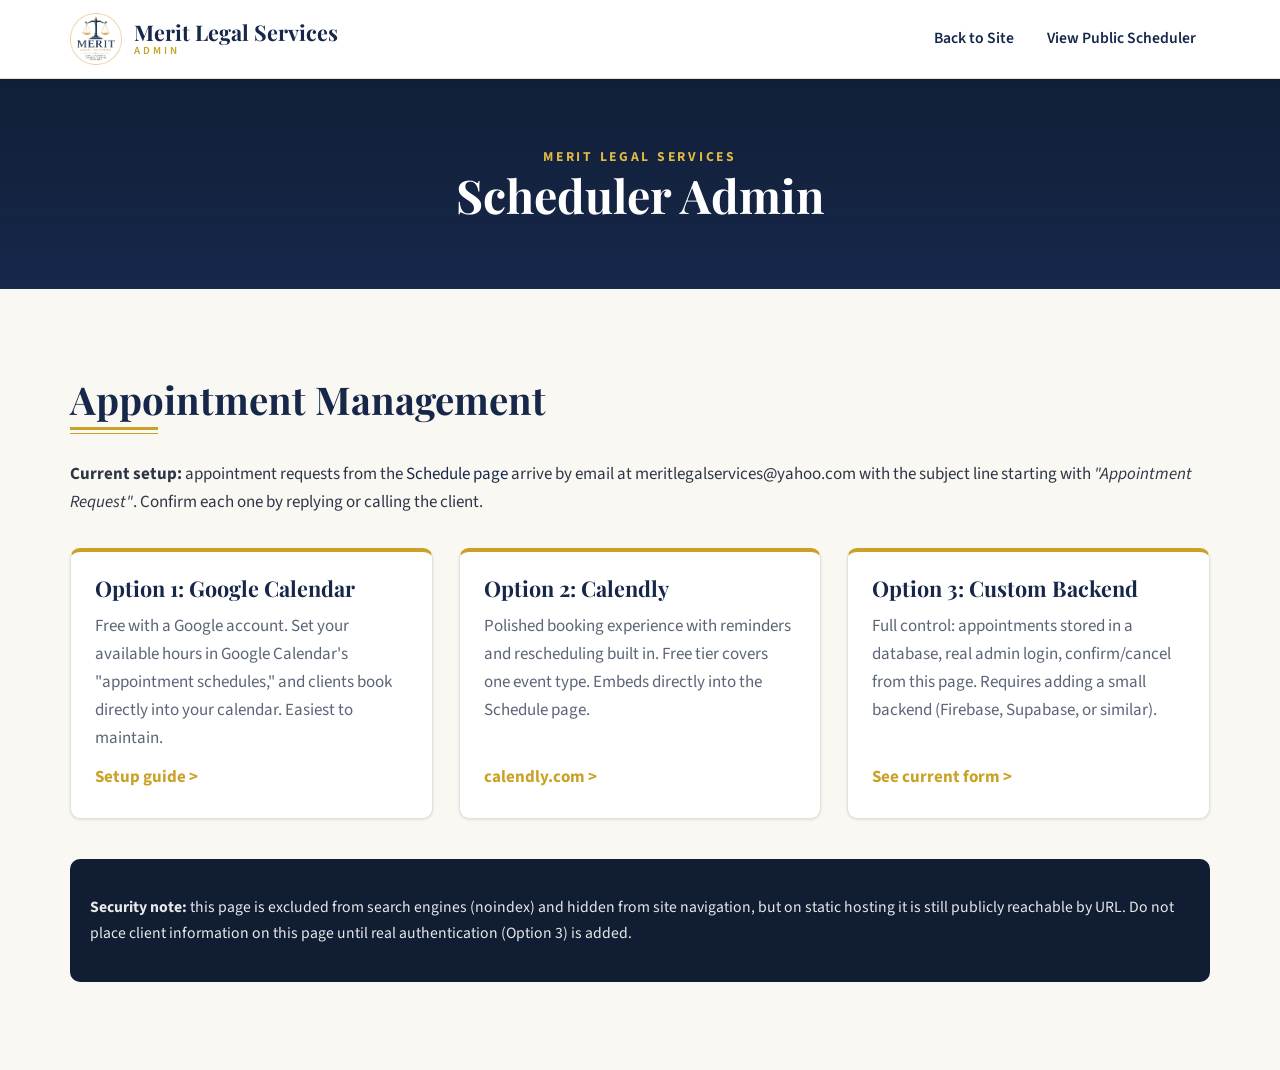
<file: admin.html>
<!DOCTYPE html>
<html lang="en">
<head>
  <meta charset="UTF-8">
  <meta name="viewport" content="width=device-width, initial-scale=1.0">
  <title>Admin | Merit Legal Services</title>
  <meta name="description" content="Administration area for Merit Legal Services.">
  <meta name="robots" content="noindex, nofollow">
  <meta name="theme-color" content="#16274a">
  <link rel="icon" type="image/png" href="assets/images/favicon.png">
  <link rel="preconnect" href="https://fonts.googleapis.com">
  <link rel="preconnect" href="https://fonts.gstatic.com" crossorigin>
  <link href="https://fonts.googleapis.com/css2?family=Playfair+Display:ital,wght@0,600;0,700;1,600&amp;family=Source+Sans+3:wght@400;600;700&amp;display=swap" rel="stylesheet">
  <link rel="stylesheet" href="css/style.css">
</head>
<body>
  <a class="skip-link" href="#main">Skip to main content</a>

  <!-- ======= Header (minimal, admin) ======= -->
  <header class="site-header">
    <div class="container nav-wrap">
      <a class="brand" href="index.html">
        <img src="assets/images/logo.png" alt="Merit Legal Services logo" width="49" height="50">
        <span class="brand-name">Merit Legal Services<span>Admin</span></span>
      </a>
      <nav class="main-nav" aria-label="Admin navigation">
        <ul>
          <li><a href="index.html">Back to Site</a></li>
          <li><a href="schedule.html">View Public Scheduler</a></li>
        </ul>
      </nav>
    </div>
  </header>

  <main id="main">
    <section class="page-hero">
      <div class="container">
        <p class="crumb">Merit Legal Services</p>
        <h1>Scheduler Admin</h1>
      </div>
    </section>

    <section class="section">
      <div class="container">
        <!-- ==================================================================
             ADMIN PAGE — SCAFFOLD

             IMPORTANT: This site is static (GitHub Pages has no server), so
             this page cannot yet have a real login or read live appointment
             data. Anything "protected" with only JavaScript on a static site
             can be bypassed, so no client-side password gate is included —
             it would create a false sense of security.

             Until a booking backend is chosen, appointment requests arrive
             as emails from schedule.html (subject line starts with
             "Appointment Request").

             RECOMMENDED UPGRADE PATHS (pick one):

             1. Google Calendar appointment schedules (easiest, free)
                - Create an appointment schedule in Google Calendar.
                - Availability is managed inside Google Calendar (this page
                  then just links to it).
                - Embed the booking page in schedule.html with the iframe
                  snippet Google provides, replacing the request form.

             2. Calendly (polished, free tier)
                - Create an event type, set office hours, connect email.
                - Embed in schedule.html:
                  <div class="calendly-inline-widget"
                       data-url="https://calendly.com/YOUR-LINK"
                       style="min-width:320px;height:700px;"></div>
                  <script src="https://assets.calendly.com/assets/external/widget.js" async></script>
                - Calendly's own dashboard becomes the admin area.

             3. Custom backend (full control)
                - Small API (e.g. Firebase, Supabase, or Cloudflare Workers)
                  storing appointments + real authentication for this page.
                - schedule.html posts to the API; this page lists, confirms
                  and cancels appointments.
             ================================================================== -->

        <h2 class="section-title">Appointment Management</h2>
        <p><strong>Current setup:</strong> appointment requests from the <a href="schedule.html">Schedule page</a> arrive by email at meritlegalservices@yahoo.com with the subject line starting with <em>"Appointment Request"</em>. Confirm each one by replying or calling the client.</p>

        <div class="card-grid" style="margin-top:2rem;">
          <article class="card">
            <div class="card-body">
              <h3>Option 1: Google Calendar</h3>
              <p>Free with a Google account. Set your available hours in Google Calendar's "appointment schedules," and clients book directly into your calendar. Easiest to maintain.</p>
              <a class="card-link" href="https://support.google.com/calendar/answer/10729749" target="_blank" rel="noopener">Setup guide &gt;</a>
            </div>
          </article>
          <article class="card">
            <div class="card-body">
              <h3>Option 2: Calendly</h3>
              <p>Polished booking experience with reminders and rescheduling built in. Free tier covers one event type. Embeds directly into the Schedule page.</p>
              <a class="card-link" href="https://calendly.com" target="_blank" rel="noopener">calendly.com &gt;</a>
            </div>
          </article>
          <article class="card">
            <div class="card-body">
              <h3>Option 3: Custom Backend</h3>
              <p>Full control: appointments stored in a database, real admin login, confirm/cancel from this page. Requires adding a small backend (Firebase, Supabase, or similar).</p>
              <a class="card-link" href="schedule.html">See current form &gt;</a>
            </div>
          </article>
        </div>

        <div class="disclaimer" style="margin-top:2.5rem; border-radius:10px;">
          <div class="container">
            <p><strong>Security note:</strong> this page is excluded from search engines (noindex) and hidden from site navigation, but on static hosting it is still publicly reachable by URL. Do not place client information on this page until real authentication (Option 3) is added.</p>
          </div>
        </div>
      </div>
    </section>
  </main>

  <script src="js/script.js"></script>
</body>
</html>
</file>
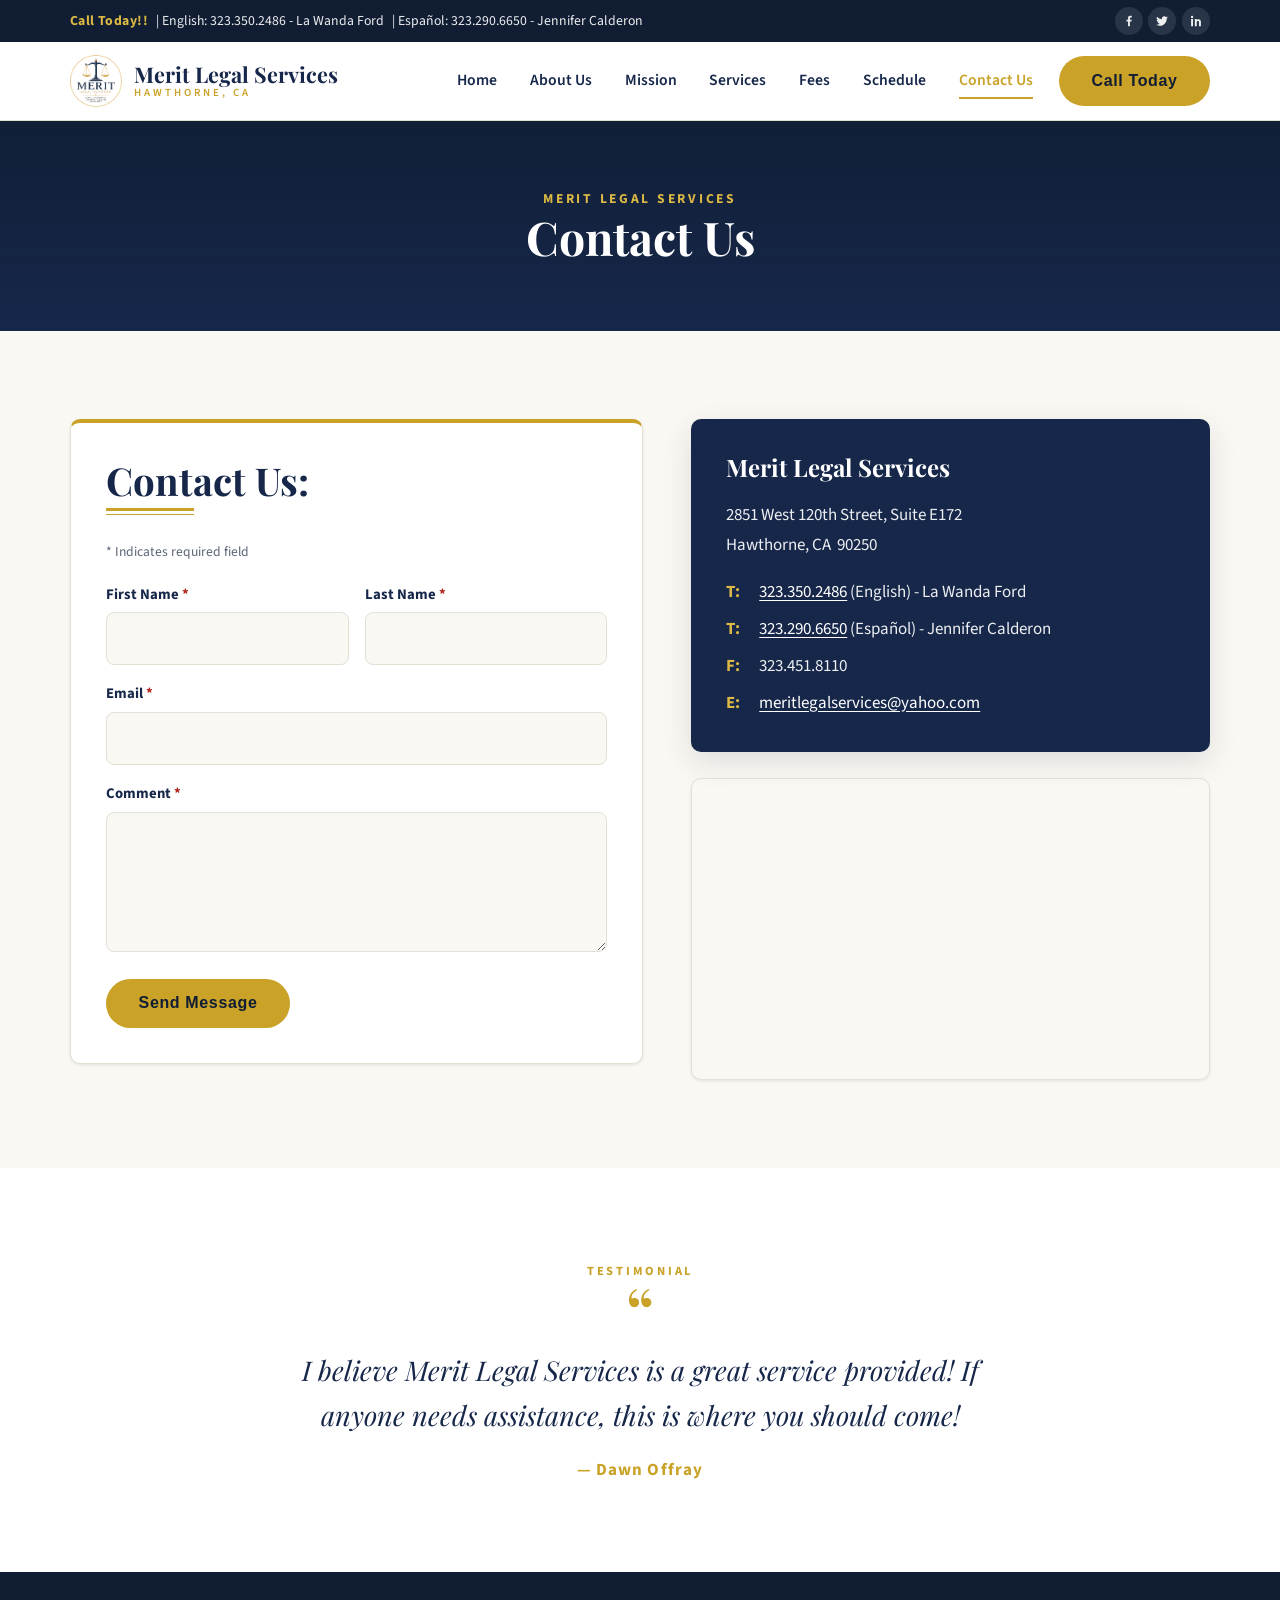
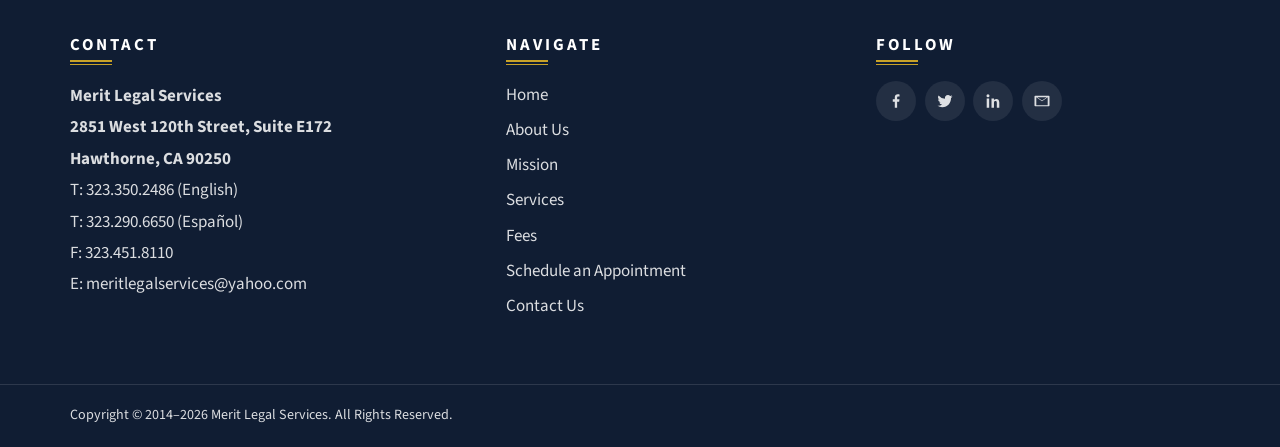
<file: contact-us.html>
<!DOCTYPE html>
<html lang="en">
<head>
  <meta charset="UTF-8">
  <meta name="viewport" content="width=device-width, initial-scale=1.0">
  <title>Contact Us | Merit Legal Services</title>
  <meta name="description" content="Contact Merit Legal Services at 2851 West 120th Street, Suite E172, Hawthorne, CA 90250. Call 323.350.2486 (English) or 323.290.6650 (Espanol), or send us a message online.">
  <link rel="canonical" href="https://www.meritlegalservices.com/contact-us.html">
  <meta name="theme-color" content="#16274a">

  <!-- Open Graph / social sharing -->
  <meta property="og:type" content="website">
  <meta property="og:site_name" content="Merit Legal Services">
  <meta property="og:title" content="Contact Us | Merit Legal Services">
  <meta property="og:description" content="Contact Merit Legal Services at 2851 West 120th Street, Suite E172, Hawthorne, CA 90250. Call 323.350.2486 (English) or 323.290.6650 (Espanol), or send us a message online.">
  <meta property="og:url" content="https://www.meritlegalservices.com/contact-us.html">
  <meta property="og:image" content="https://www.meritlegalservices.com/assets/images/logo.png">
  <meta name="twitter:card" content="summary">
  <meta name="twitter:title" content="Contact Us | Merit Legal Services">
  <meta name="twitter:description" content="Contact Merit Legal Services at 2851 West 120th Street, Suite E172, Hawthorne, CA 90250. Call 323.350.2486 (English) or 323.290.6650 (Espanol), or send us a message online.">
  <meta name="twitter:image" content="https://www.meritlegalservices.com/assets/images/logo.png">

  <!-- Icons -->
  <link rel="icon" type="image/png" href="assets/images/favicon.png">
  <link rel="apple-touch-icon" href="assets/images/apple-touch-icon.png">

  <!-- Fonts & styles -->
  <link rel="preconnect" href="https://fonts.googleapis.com">
  <link rel="preconnect" href="https://fonts.gstatic.com" crossorigin>
  <link href="https://fonts.googleapis.com/css2?family=Playfair+Display:ital,wght@0,600;0,700;1,600&amp;family=Source+Sans+3:wght@400;600;700&amp;display=swap" rel="stylesheet">
  <link rel="stylesheet" href="css/style.css">
</head>
<body>
  <a class="skip-link" href="#main">Skip to main content</a>

  <!-- ======= Top bar ======= -->
  <div class="topbar">
    <div class="container">
      <div class="topbar-call">
        <strong>Call Today!!</strong>
        <span>| English: <a href="tel:+13233502486">323.350.2486</a> - La Wanda Ford</span>
        <span>| Espa&ntilde;ol: <a href="tel:+13232906650">323.290.6650</a> - Jennifer Calderon</span>
      </div>
      <div class="topbar-social">
        <a href="https://www.facebook.com/meritlegalservices" target="_blank" rel="noopener" aria-label="Facebook">
          <svg viewBox="0 0 24 24" aria-hidden="true"><path d="M13.5 21v-8h2.7l.4-3.2h-3.1V7.7c0-.9.3-1.6 1.7-1.6h1.5V3.2c-.3 0-1.2-.2-2.3-.2-2.4 0-4 1.4-4 4.1v2.7H7.7V13h2.7v8h3.1z"/></svg>
        </a>
        <a href="https://twitter.com/MeritLegalServ" target="_blank" rel="noopener" aria-label="Twitter">
          <svg viewBox="0 0 24 24" aria-hidden="true"><path d="M22 5.9c-.7.3-1.5.6-2.3.7.8-.5 1.5-1.3 1.8-2.3-.8.5-1.7.8-2.6 1a4.1 4.1 0 0 0-7 3.7A11.6 11.6 0 0 1 3.4 4.7a4.1 4.1 0 0 0 1.3 5.5c-.7 0-1.3-.2-1.9-.5v.1c0 2 1.4 3.6 3.3 4a4.1 4.1 0 0 1-1.8.1 4.1 4.1 0 0 0 3.8 2.8A8.2 8.2 0 0 1 2 18.4a11.6 11.6 0 0 0 6.3 1.8c7.5 0 11.7-6.3 11.7-11.7v-.5c.8-.6 1.5-1.3 2-2.1z"/></svg>
        </a>
        <a href="https://www.linkedin.com/pub/merit-legal-services-inc/91/42/250" target="_blank" rel="noopener" aria-label="LinkedIn">
          <svg viewBox="0 0 24 24" aria-hidden="true"><path d="M6.9 8.6H3.6V21h3.3V8.6zM5.3 3a2 2 0 1 0 0 4 2 2 0 0 0 0-4zM20.4 13.9c0-3.2-1.7-4.7-4-4.7-1.8 0-2.7 1-3.1 1.7V8.6H10V21h3.3v-6.5c0-1.5.7-2.4 2-2.4 1.2 0 1.8.8 1.8 2.4V21h3.3v-7.1z"/></svg>
        </a>
      </div>
    </div>
  </div>
  <!-- ======= Header / Nav ======= -->
  <header class="site-header">
    <div class="container nav-wrap">
      <a class="brand" href="index.html">
        <img src="assets/images/logo.png" alt="Merit Legal Services logo" width="49" height="50">
        <span class="brand-name">Merit Legal Services<span>Hawthorne, CA</span></span>
      </a>
      <button class="nav-toggle" aria-expanded="false" aria-controls="site-nav" aria-label="Open menu">
        <span class="bar"></span><span class="bar"></span><span class="bar"></span>
      </button>
      <nav class="main-nav" id="site-nav" aria-label="Main navigation">
        <ul>
          <li><a href="index.html">Home</a></li>
          <li><a href="about-us.html">About Us</a></li>
          <li><a href="mission.html">Mission</a></li>
          <li><a href="services.html">Services</a></li>
          <li><a href="merit-legal-services.html">Fees</a></li>
          <li><a href="schedule.html">Schedule</a></li>
          <li><a href="contact-us.html" class="active" aria-current="page">Contact Us</a></li>
          <li><button class="btn btn-gold nav-cta" data-open-modal="call-modal" type="button">Call Today</button></li>
        </ul>
      </nav>
    </div>
    <div class="nav-scrim" aria-hidden="true"></div>
  </header>

  <main id="main">
    <section class="page-hero">
      <div class="container">
        <p class="crumb">Merit Legal Services</p>
        <h1>Contact Us</h1>
      </div>
    </section>

    <section class="section">
      <div class="container contact-grid">
        <div class="form-card reveal">
          <h2 class="section-title">Contact Us:</h2>
          <p class="required-note">* Indicates required field</p>
          <form id="contact-form" novalidate>
            <div class="form-row">
              <div class="form-group" id="group-first">
                <label for="first-name">First Name <span class="req">*</span></label>
                <input type="text" id="first-name" name="first-name" autocomplete="given-name">
                <p class="error-msg">Please enter your first name.</p>
              </div>
              <div class="form-group" id="group-last">
                <label for="last-name">Last Name <span class="req">*</span></label>
                <input type="text" id="last-name" name="last-name" autocomplete="family-name">
                <p class="error-msg">Please enter your last name.</p>
              </div>
            </div>
            <div class="form-group" id="group-email">
              <label for="email">Email <span class="req">*</span></label>
              <input type="email" id="email" name="email" autocomplete="email">
              <p class="error-msg">Please enter a valid email address.</p>
            </div>
            <div class="form-group" id="group-comment">
              <label for="comment">Comment <span class="req">*</span></label>
              <textarea id="comment" name="comment"></textarea>
              <p class="error-msg">Please enter a comment.</p>
            </div>
            <button class="btn btn-gold" type="submit">Send Message</button>
          </form>
        </div>

        <div class="reveal">
          <div class="info-card">
            <h2>Merit Legal Services</h2>
            <address>
              2851 West 120th Street, Suite E172<br>
              Hawthorne, CA&nbsp; 90250
            </address>
            <ul>
              <li><b>T:</b> <span><a href="tel:+13233502486">323.350.2486</a> (English) - La Wanda Ford</span></li>
              <li><b>T:</b> <span><a href="tel:+13232906650">323.290.6650</a> (Espa&ntilde;ol) - Jennifer Calderon</span></li>
              <li><b>F:</b> <span>323.451.8110</span></li>
              <li><b>E:</b> <span><a href="mailto:meritlegalservices@yahoo.com">meritlegalservices@yahoo.com</a></span></li>
            </ul>
          </div>
          <div class="map-frame">
            <iframe
              title="Map to Merit Legal Services, 2851 West 120th Street, Suite E172, Hawthorne, CA 90250"
              src="https://www.google.com/maps?q=2851%20West%20120th%20Street%2C%20Hawthorne%2C%20CA%2090250&amp;z=13&amp;output=embed"
              loading="lazy"
              referrerpolicy="no-referrer-when-downgrade"
              allowfullscreen></iframe>
          </div>
        </div>
      </div>
    </section>

    <section class="section white">
      <div class="container">
        <div class="testimonial reveal">
          <span class="eyebrow">Testimonial</span>
          <span class="quote-mark" aria-hidden="true">&ldquo;</span>
          <blockquote>I believe Merit Legal Services is a great service provided! If anyone needs assistance, this is where you should come!</blockquote>
          <cite>&mdash; Dawn Offray</cite>
        </div>
      </div>
    </section>

  <!-- ======= Success pop-up ======= -->
  <div class="modal-overlay" id="success-modal" role="dialog" aria-modal="true" aria-labelledby="success-title" aria-hidden="true">
    <div class="modal">
      <button class="modal-close" data-close-modal type="button" aria-label="Close">&times;</button>
      <span class="eyebrow">Thank You</span>
      <h2 id="success-title">Message Ready to Send</h2>
      <p>Your email app should now be open with your message pre-filled. Press send there to reach us, or call us directly.</p>
      <div class="modal-actions">
        <button class="btn btn-gold" data-close-modal type="button">Close</button>
      </div>
    </div>
  </div>
  </main>

  <!-- ======= Footer ======= -->
  <footer class="site-footer">
    <div class="container footer-main">
      <div class="footer-brand">        <h3>Contact</h3>
        <address>
          <strong>Merit Legal Services<br>
          2851 West 120th Street, Suite E172<br>
          Hawthorne, CA 90250</strong><br>
          T: <a href="tel:+13233502486">323.350.2486</a> (English)<br>
          T: <a href="tel:+13232906650">323.290.6650</a> (Espa&ntilde;ol)<br>
          F: 323.451.8110<br>
          E: <a href="mailto:meritlegalservices@yahoo.com">meritlegalservices@yahoo.com</a>
        </address>
      </div>
      <div class="footer-nav">
        <h3>Navigate</h3>
        <ul>
          <li><a href="index.html">Home</a></li>
          <li><a href="about-us.html">About Us</a></li>
          <li><a href="mission.html">Mission</a></li>
          <li><a href="services.html">Services</a></li>
          <li><a href="merit-legal-services.html">Fees</a></li>
          <li><a href="schedule.html">Schedule an Appointment</a></li>
          <li><a href="contact-us.html">Contact Us</a></li>
        </ul>
      </div>
      <div>
        <h3>Follow</h3>
        <div class="footer-social">
          <a href="https://www.facebook.com/meritlegalservices" target="_blank" rel="noopener" aria-label="Facebook">
            <svg viewBox="0 0 24 24" aria-hidden="true"><path d="M13.5 21v-8h2.7l.4-3.2h-3.1V7.7c0-.9.3-1.6 1.7-1.6h1.5V3.2c-.3 0-1.2-.2-2.3-.2-2.4 0-4 1.4-4 4.1v2.7H7.7V13h2.7v8h3.1z"/></svg>
          </a>
          <a href="https://twitter.com/MeritLegalServ" target="_blank" rel="noopener" aria-label="Twitter">
            <svg viewBox="0 0 24 24" aria-hidden="true"><path d="M22 5.9c-.7.3-1.5.6-2.3.7.8-.5 1.5-1.3 1.8-2.3-.8.5-1.7.8-2.6 1a4.1 4.1 0 0 0-7 3.7A11.6 11.6 0 0 1 3.4 4.7a4.1 4.1 0 0 0 1.3 5.5c-.7 0-1.3-.2-1.9-.5v.1c0 2 1.4 3.6 3.3 4a4.1 4.1 0 0 1-1.8.1 4.1 4.1 0 0 0 3.8 2.8A8.2 8.2 0 0 1 2 18.4a11.6 11.6 0 0 0 6.3 1.8c7.5 0 11.7-6.3 11.7-11.7v-.5c.8-.6 1.5-1.3 2-2.1z"/></svg>
          </a>
          <a href="https://www.linkedin.com/pub/merit-legal-services-inc/91/42/250" target="_blank" rel="noopener" aria-label="LinkedIn">
            <svg viewBox="0 0 24 24" aria-hidden="true"><path d="M6.9 8.6H3.6V21h3.3V8.6zM5.3 3a2 2 0 1 0 0 4 2 2 0 0 0 0-4zM20.4 13.9c0-3.2-1.7-4.7-4-4.7-1.8 0-2.7 1-3.1 1.7V8.6H10V21h3.3v-6.5c0-1.5.7-2.4 2-2.4 1.2 0 1.8.8 1.8 2.4V21h3.3v-7.1z"/></svg>
          </a>
          <a href="mailto:meritlegalservices@yahoo.com" aria-label="Email">
            <svg viewBox="0 0 24 24" aria-hidden="true"><path d="M3 5h18a1 1 0 0 1 1 1v12a1 1 0 0 1-1 1H3a1 1 0 0 1-1-1V6a1 1 0 0 1 1-1zm9 7.3L4.4 7v10.6h15.2V7L12 12.3zM5.6 7l6.4 4.4L18.4 7H5.6z"/></svg>
          </a>
        </div>
      </div>
    </div>
    <div class="footer-bottom">
      <div class="container">
        <p>Copyright &copy; 2014&ndash;<span data-current-year>2026</span> Merit Legal Services. All Rights Reserved.</p>
      </div>
    </div>
  </footer>
  <!-- ======= Call Today pop-up ======= -->
  <div class="modal-overlay" id="call-modal" role="dialog" aria-modal="true" aria-labelledby="call-title" aria-hidden="true">
    <div class="modal">
      <button class="modal-close" data-close-modal type="button" aria-label="Close">&times;</button>
      <span class="eyebrow">Call Today!!</span>
      <h2 id="call-title">Speak With Us Now</h2>
      <p>Providing unprecedented legal services to individuals, businesses and corporations.</p>
      <ul class="modal-phones">
        <li><a href="tel:+13233502486">323.350.2486</a><small>English &mdash; La Wanda Ford</small></li>
        <li><a href="tel:+13232906650">323.290.6650</a><small>Espa&ntilde;ol &mdash; Jennifer Calderon</small></li>
      </ul>
      <div class="modal-actions">
        <a class="btn btn-navy" href="schedule.html">Schedule an Appointment</a>
        <button class="btn btn-gold" data-close-modal type="button">Close</button>
      </div>
    </div>
  </div>
  <button class="back-to-top" type="button" aria-label="Back to top">&uarr;</button>

  <script src="js/script.js"></script>
</body>
</html>
</file>
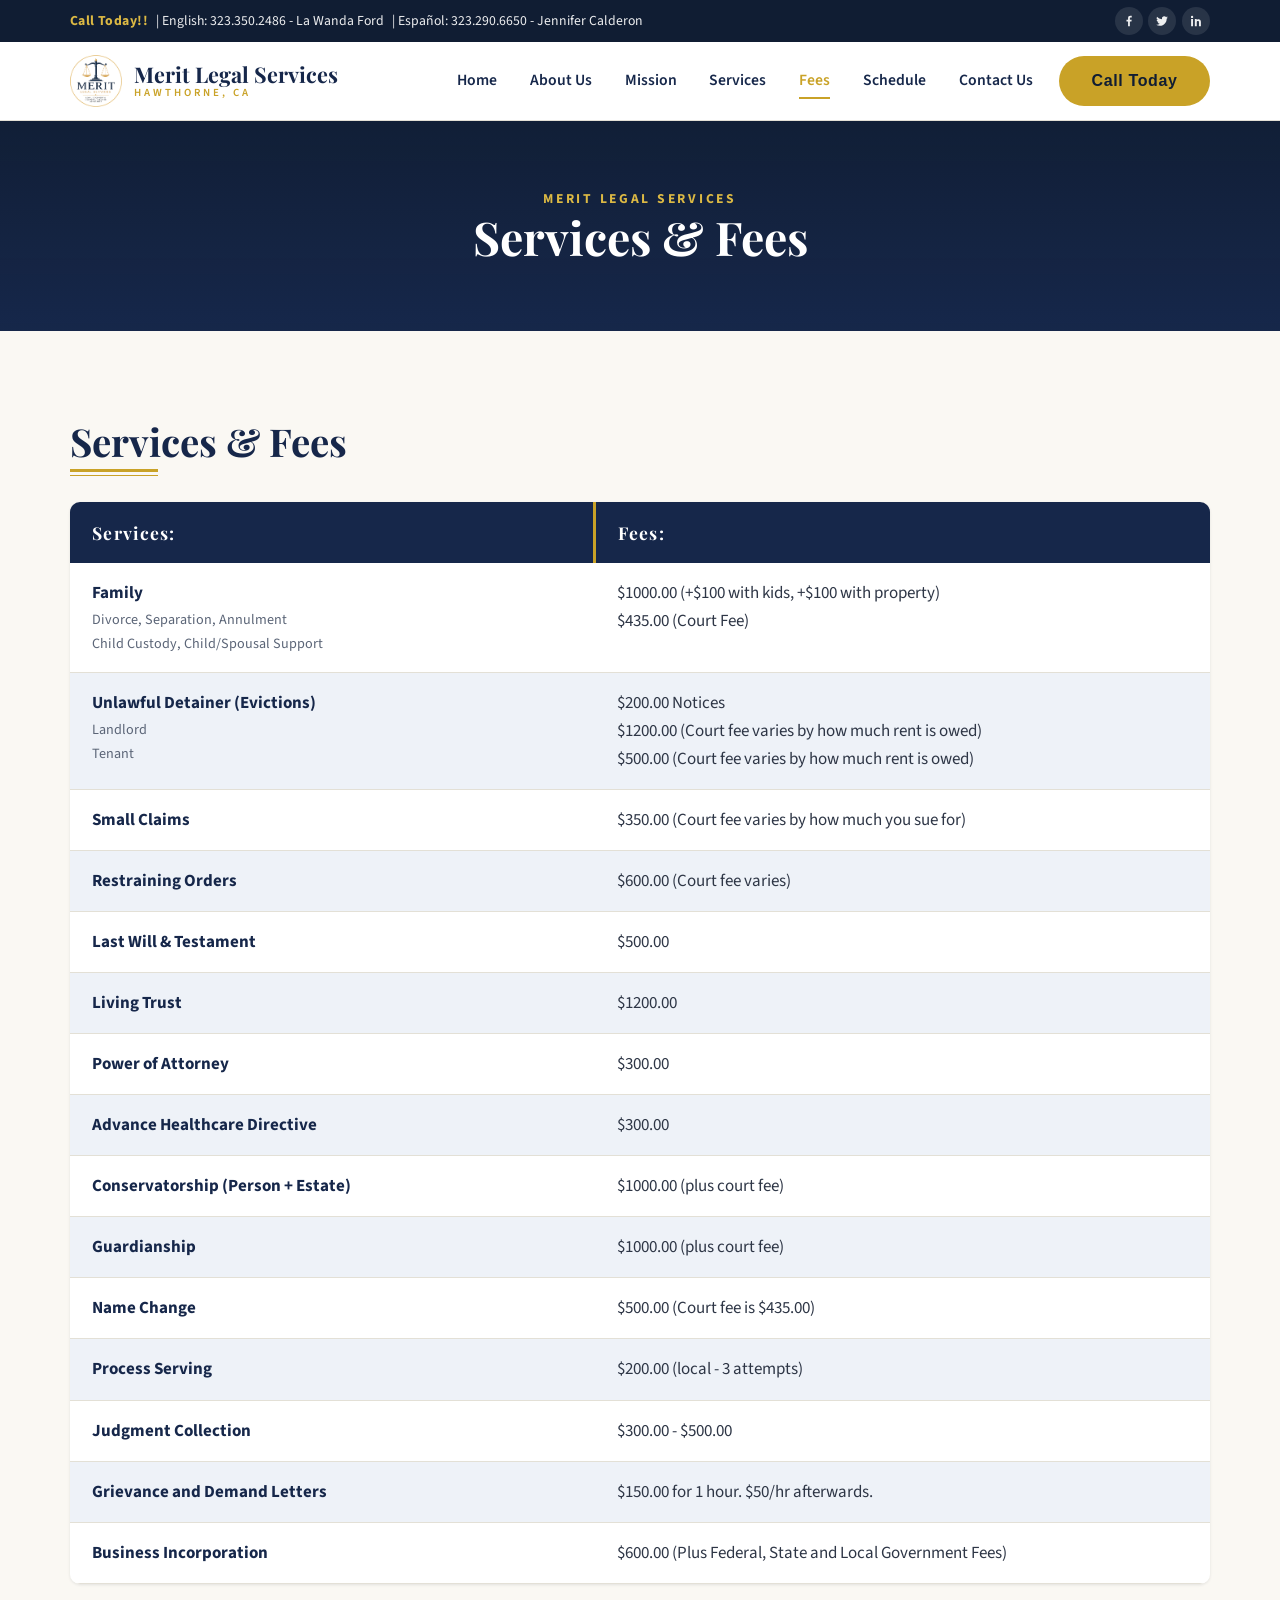
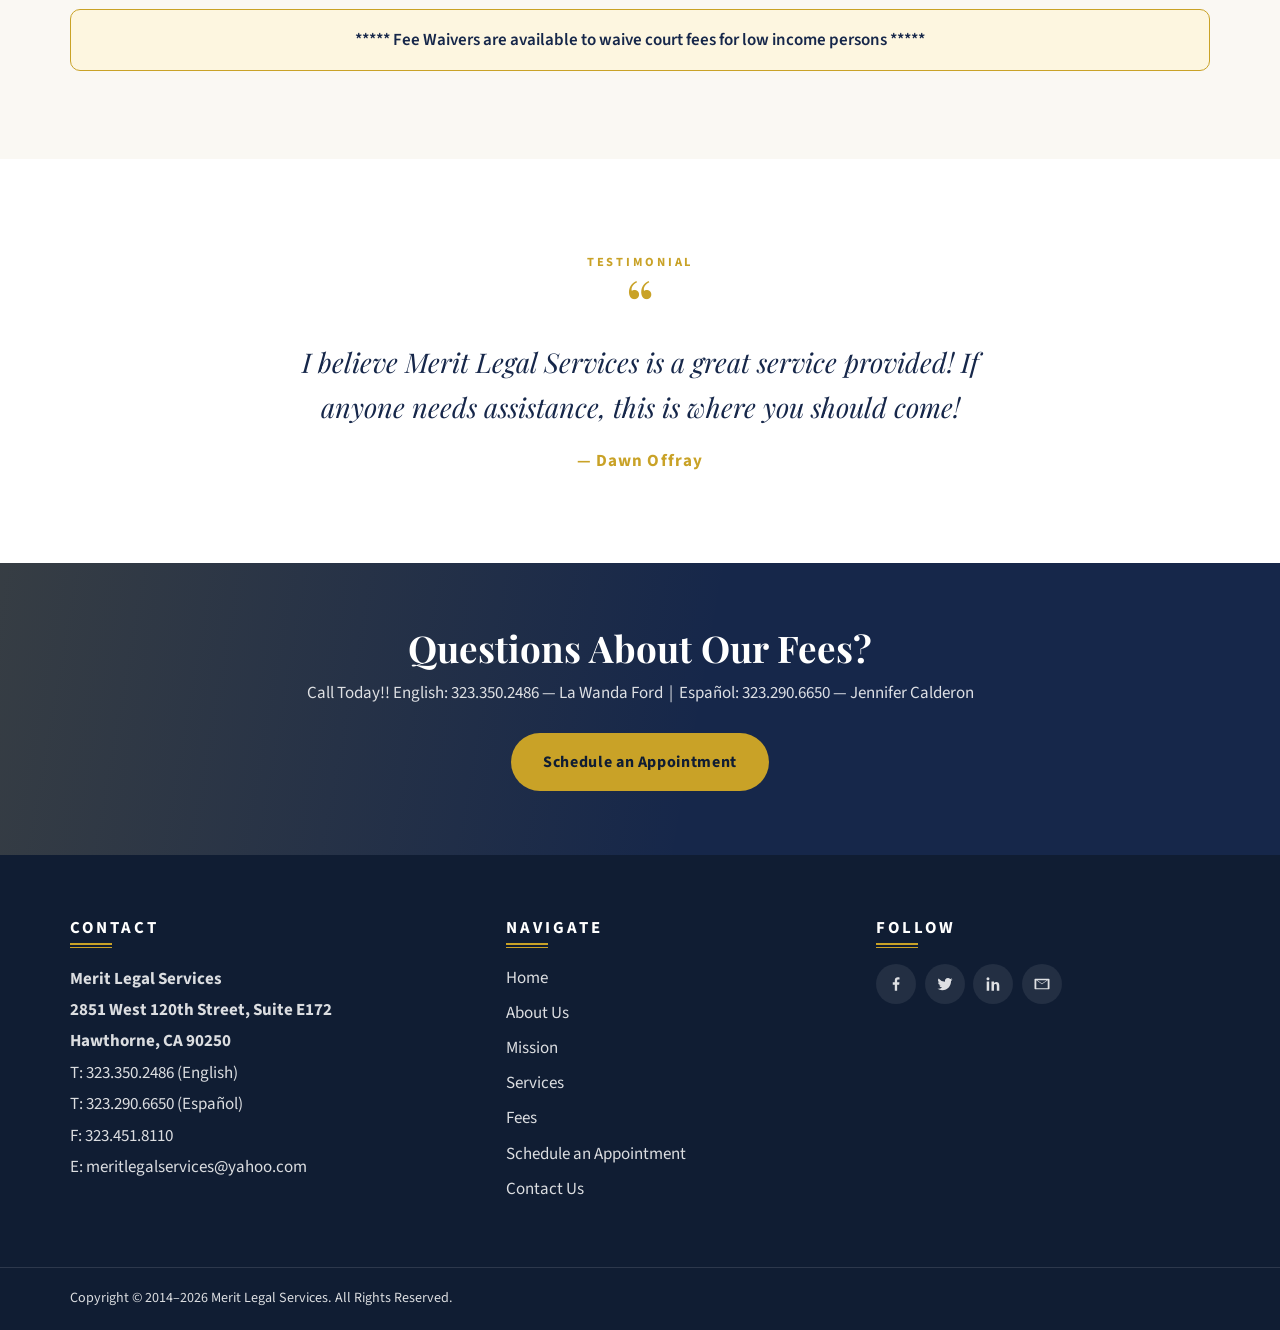
<file: merit-legal-services.html>
<!DOCTYPE html>
<html lang="en">
<head>
  <meta charset="UTF-8">
  <meta name="viewport" content="width=device-width, initial-scale=1.0">
  <title>Services &amp; Fees | Merit Legal Services</title>
  <meta name="description" content="Transparent flat-rate fees for legal document preparation in Hawthorne, CA: divorce, evictions, small claims, wills, trusts, name changes and more. Fee waivers available for low-income persons.">
  <link rel="canonical" href="https://www.meritlegalservices.com/merit-legal-services.html">
  <meta name="theme-color" content="#16274a">

  <!-- Open Graph / social sharing -->
  <meta property="og:type" content="website">
  <meta property="og:site_name" content="Merit Legal Services">
  <meta property="og:title" content="Services &amp; Fees | Merit Legal Services">
  <meta property="og:description" content="Transparent flat-rate fees for legal document preparation in Hawthorne, CA: divorce, evictions, small claims, wills, trusts, name changes and more. Fee waivers available for low-income persons.">
  <meta property="og:url" content="https://www.meritlegalservices.com/merit-legal-services.html">
  <meta property="og:image" content="https://www.meritlegalservices.com/assets/images/logo.png">
  <meta name="twitter:card" content="summary">
  <meta name="twitter:title" content="Services &amp; Fees | Merit Legal Services">
  <meta name="twitter:description" content="Transparent flat-rate fees for legal document preparation in Hawthorne, CA: divorce, evictions, small claims, wills, trusts, name changes and more. Fee waivers available for low-income persons.">
  <meta name="twitter:image" content="https://www.meritlegalservices.com/assets/images/logo.png">

  <!-- Icons -->
  <link rel="icon" type="image/png" href="assets/images/favicon.png">
  <link rel="apple-touch-icon" href="assets/images/apple-touch-icon.png">

  <!-- Fonts & styles -->
  <link rel="preconnect" href="https://fonts.googleapis.com">
  <link rel="preconnect" href="https://fonts.gstatic.com" crossorigin>
  <link href="https://fonts.googleapis.com/css2?family=Playfair+Display:ital,wght@0,600;0,700;1,600&amp;family=Source+Sans+3:wght@400;600;700&amp;display=swap" rel="stylesheet">
  <link rel="stylesheet" href="css/style.css">
</head>
<body>
  <a class="skip-link" href="#main">Skip to main content</a>

  <!-- ======= Top bar ======= -->
  <div class="topbar">
    <div class="container">
      <div class="topbar-call">
        <strong>Call Today!!</strong>
        <span>| English: <a href="tel:+13233502486">323.350.2486</a> - La Wanda Ford</span>
        <span>| Espa&ntilde;ol: <a href="tel:+13232906650">323.290.6650</a> - Jennifer Calderon</span>
      </div>
      <div class="topbar-social">
        <a href="https://www.facebook.com/meritlegalservices" target="_blank" rel="noopener" aria-label="Facebook">
          <svg viewBox="0 0 24 24" aria-hidden="true"><path d="M13.5 21v-8h2.7l.4-3.2h-3.1V7.7c0-.9.3-1.6 1.7-1.6h1.5V3.2c-.3 0-1.2-.2-2.3-.2-2.4 0-4 1.4-4 4.1v2.7H7.7V13h2.7v8h3.1z"/></svg>
        </a>
        <a href="https://twitter.com/MeritLegalServ" target="_blank" rel="noopener" aria-label="Twitter">
          <svg viewBox="0 0 24 24" aria-hidden="true"><path d="M22 5.9c-.7.3-1.5.6-2.3.7.8-.5 1.5-1.3 1.8-2.3-.8.5-1.7.8-2.6 1a4.1 4.1 0 0 0-7 3.7A11.6 11.6 0 0 1 3.4 4.7a4.1 4.1 0 0 0 1.3 5.5c-.7 0-1.3-.2-1.9-.5v.1c0 2 1.4 3.6 3.3 4a4.1 4.1 0 0 1-1.8.1 4.1 4.1 0 0 0 3.8 2.8A8.2 8.2 0 0 1 2 18.4a11.6 11.6 0 0 0 6.3 1.8c7.5 0 11.7-6.3 11.7-11.7v-.5c.8-.6 1.5-1.3 2-2.1z"/></svg>
        </a>
        <a href="https://www.linkedin.com/pub/merit-legal-services-inc/91/42/250" target="_blank" rel="noopener" aria-label="LinkedIn">
          <svg viewBox="0 0 24 24" aria-hidden="true"><path d="M6.9 8.6H3.6V21h3.3V8.6zM5.3 3a2 2 0 1 0 0 4 2 2 0 0 0 0-4zM20.4 13.9c0-3.2-1.7-4.7-4-4.7-1.8 0-2.7 1-3.1 1.7V8.6H10V21h3.3v-6.5c0-1.5.7-2.4 2-2.4 1.2 0 1.8.8 1.8 2.4V21h3.3v-7.1z"/></svg>
        </a>
      </div>
    </div>
  </div>
  <!-- ======= Header / Nav ======= -->
  <header class="site-header">
    <div class="container nav-wrap">
      <a class="brand" href="index.html">
        <img src="assets/images/logo.png" alt="Merit Legal Services logo" width="49" height="50">
        <span class="brand-name">Merit Legal Services<span>Hawthorne, CA</span></span>
      </a>
      <button class="nav-toggle" aria-expanded="false" aria-controls="site-nav" aria-label="Open menu">
        <span class="bar"></span><span class="bar"></span><span class="bar"></span>
      </button>
      <nav class="main-nav" id="site-nav" aria-label="Main navigation">
        <ul>
          <li><a href="index.html">Home</a></li>
          <li><a href="about-us.html">About Us</a></li>
          <li><a href="mission.html">Mission</a></li>
          <li><a href="services.html">Services</a></li>
          <li><a href="merit-legal-services.html" class="active" aria-current="page">Fees</a></li>
          <li><a href="schedule.html">Schedule</a></li>
          <li><a href="contact-us.html">Contact Us</a></li>
          <li><button class="btn btn-gold nav-cta" data-open-modal="call-modal" type="button">Call Today</button></li>
        </ul>
      </nav>
    </div>
    <div class="nav-scrim" aria-hidden="true"></div>
  </header>

  <main id="main">
    <section class="page-hero">
      <div class="container">
        <p class="crumb">Merit Legal Services</p>
        <h1>Services &amp; Fees</h1>
      </div>
    </section>

    <section class="section">
      <div class="container reveal">
        <h2 class="section-title">Services &amp; Fees</h2>
        <div class="fees-table-wrap">
          <table class="fees-table">
            <thead>
              <tr>
                <th scope="col">Services:</th>
                <th scope="col">Fees:</th>
              </tr>
            </thead>
            <tbody>
              <tr>
                <td>Family<small>Divorce, Separation, Annulment<br>Child Custody, Child/Spousal Support</small></td>
                <td>$1000.00 (+$100 with kids, +$100 with property)<br>$435.00 (Court Fee)</td>
              </tr>
              <tr>
                <td>Unlawful Detainer (Evictions)<small>Landlord<br>Tenant</small></td>
                <td>$200.00 Notices<br>$1200.00 (Court fee varies by how much rent is owed)<br>$500.00 (Court fee varies by how much rent is owed)</td>
              </tr>
              <tr>
                <td>Small Claims</td>
                <td>$350.00 (Court fee varies by how much you sue for)</td>
              </tr>
              <tr>
                <td>Restraining Orders</td>
                <td>$600.00 (Court fee varies)</td>
              </tr>
              <tr>
                <td>Last Will &amp; Testament</td>
                <td>$500.00</td>
              </tr>
              <tr>
                <td>Living Trust</td>
                <td>$1200.00</td>
              </tr>
              <tr>
                <td>Power of Attorney</td>
                <td>$300.00</td>
              </tr>
              <tr>
                <td>Advance Healthcare Directive</td>
                <td>$300.00</td>
              </tr>
              <tr>
                <td>Conservatorship (Person + Estate)</td>
                <td>$1000.00 (plus court fee)</td>
              </tr>
              <tr>
                <td>Guardianship</td>
                <td>$1000.00 (plus court fee)</td>
              </tr>
              <tr>
                <td>Name Change</td>
                <td>$500.00 (Court fee is $435.00)</td>
              </tr>
              <tr>
                <td>Process Serving</td>
                <td>$200.00 (local - 3 attempts)</td>
              </tr>
              <tr>
                <td>Judgment Collection</td>
                <td>$300.00 - $500.00</td>
              </tr>
              <tr>
                <td>Grievance and Demand Letters</td>
                <td>$150.00 for 1 hour. $50/hr afterwards.</td>
              </tr>
              <tr>
                <td>Business Incorporation</td>
                <td>$600.00 (Plus Federal, State and Local Government Fees)</td>
              </tr>
            </tbody>
          </table>
        </div>
        <p class="fees-note">***** Fee Waivers are available to waive court fees for low income persons *****</p>
      </div>
    </section>

    <section class="section white">
      <div class="container">
        <div class="testimonial reveal">
          <span class="eyebrow">Testimonial</span>
          <span class="quote-mark" aria-hidden="true">&ldquo;</span>
          <blockquote>I believe Merit Legal Services is a great service provided! If anyone needs assistance, this is where you should come!</blockquote>
          <cite>&mdash; Dawn Offray</cite>
        </div>
      </div>
    </section>

    <section class="cta-band">
      <div class="container reveal">
        <h2>Questions About Our Fees?</h2>
        <p>Call Today!! English: 323.350.2486 &mdash; La Wanda Ford &nbsp;|&nbsp; Espa&ntilde;ol: 323.290.6650 &mdash; Jennifer Calderon</p>
        <a class="btn btn-gold" href="schedule.html">Schedule an Appointment</a>
      </div>
    </section>
  </main>

  <!-- ======= Footer ======= -->
  <footer class="site-footer">
    <div class="container footer-main">
      <div class="footer-brand">        <h3>Contact</h3>
        <address>
          <strong>Merit Legal Services<br>
          2851 West 120th Street, Suite E172<br>
          Hawthorne, CA 90250</strong><br>
          T: <a href="tel:+13233502486">323.350.2486</a> (English)<br>
          T: <a href="tel:+13232906650">323.290.6650</a> (Espa&ntilde;ol)<br>
          F: 323.451.8110<br>
          E: <a href="mailto:meritlegalservices@yahoo.com">meritlegalservices@yahoo.com</a>
        </address>
      </div>
      <div class="footer-nav">
        <h3>Navigate</h3>
        <ul>
          <li><a href="index.html">Home</a></li>
          <li><a href="about-us.html">About Us</a></li>
          <li><a href="mission.html">Mission</a></li>
          <li><a href="services.html">Services</a></li>
          <li><a href="merit-legal-services.html">Fees</a></li>
          <li><a href="schedule.html">Schedule an Appointment</a></li>
          <li><a href="contact-us.html">Contact Us</a></li>
        </ul>
      </div>
      <div>
        <h3>Follow</h3>
        <div class="footer-social">
          <a href="https://www.facebook.com/meritlegalservices" target="_blank" rel="noopener" aria-label="Facebook">
            <svg viewBox="0 0 24 24" aria-hidden="true"><path d="M13.5 21v-8h2.7l.4-3.2h-3.1V7.7c0-.9.3-1.6 1.7-1.6h1.5V3.2c-.3 0-1.2-.2-2.3-.2-2.4 0-4 1.4-4 4.1v2.7H7.7V13h2.7v8h3.1z"/></svg>
          </a>
          <a href="https://twitter.com/MeritLegalServ" target="_blank" rel="noopener" aria-label="Twitter">
            <svg viewBox="0 0 24 24" aria-hidden="true"><path d="M22 5.9c-.7.3-1.5.6-2.3.7.8-.5 1.5-1.3 1.8-2.3-.8.5-1.7.8-2.6 1a4.1 4.1 0 0 0-7 3.7A11.6 11.6 0 0 1 3.4 4.7a4.1 4.1 0 0 0 1.3 5.5c-.7 0-1.3-.2-1.9-.5v.1c0 2 1.4 3.6 3.3 4a4.1 4.1 0 0 1-1.8.1 4.1 4.1 0 0 0 3.8 2.8A8.2 8.2 0 0 1 2 18.4a11.6 11.6 0 0 0 6.3 1.8c7.5 0 11.7-6.3 11.7-11.7v-.5c.8-.6 1.5-1.3 2-2.1z"/></svg>
          </a>
          <a href="https://www.linkedin.com/pub/merit-legal-services-inc/91/42/250" target="_blank" rel="noopener" aria-label="LinkedIn">
            <svg viewBox="0 0 24 24" aria-hidden="true"><path d="M6.9 8.6H3.6V21h3.3V8.6zM5.3 3a2 2 0 1 0 0 4 2 2 0 0 0 0-4zM20.4 13.9c0-3.2-1.7-4.7-4-4.7-1.8 0-2.7 1-3.1 1.7V8.6H10V21h3.3v-6.5c0-1.5.7-2.4 2-2.4 1.2 0 1.8.8 1.8 2.4V21h3.3v-7.1z"/></svg>
          </a>
          <a href="mailto:meritlegalservices@yahoo.com" aria-label="Email">
            <svg viewBox="0 0 24 24" aria-hidden="true"><path d="M3 5h18a1 1 0 0 1 1 1v12a1 1 0 0 1-1 1H3a1 1 0 0 1-1-1V6a1 1 0 0 1 1-1zm9 7.3L4.4 7v10.6h15.2V7L12 12.3zM5.6 7l6.4 4.4L18.4 7H5.6z"/></svg>
          </a>
        </div>
      </div>
    </div>
    <div class="footer-bottom">
      <div class="container">
        <p>Copyright &copy; 2014&ndash;<span data-current-year>2026</span> Merit Legal Services. All Rights Reserved.</p>
      </div>
    </div>
  </footer>
  <!-- ======= Call Today pop-up ======= -->
  <div class="modal-overlay" id="call-modal" role="dialog" aria-modal="true" aria-labelledby="call-title" aria-hidden="true">
    <div class="modal">
      <button class="modal-close" data-close-modal type="button" aria-label="Close">&times;</button>
      <span class="eyebrow">Call Today!!</span>
      <h2 id="call-title">Speak With Us Now</h2>
      <p>Providing unprecedented legal services to individuals, businesses and corporations.</p>
      <ul class="modal-phones">
        <li><a href="tel:+13233502486">323.350.2486</a><small>English &mdash; La Wanda Ford</small></li>
        <li><a href="tel:+13232906650">323.290.6650</a><small>Espa&ntilde;ol &mdash; Jennifer Calderon</small></li>
      </ul>
      <div class="modal-actions">
        <a class="btn btn-navy" href="schedule.html">Schedule an Appointment</a>
        <button class="btn btn-gold" data-close-modal type="button">Close</button>
      </div>
    </div>
  </div>
  <button class="back-to-top" type="button" aria-label="Back to top">&uarr;</button>

  <script src="js/script.js"></script>
</body>
</html>
</file>
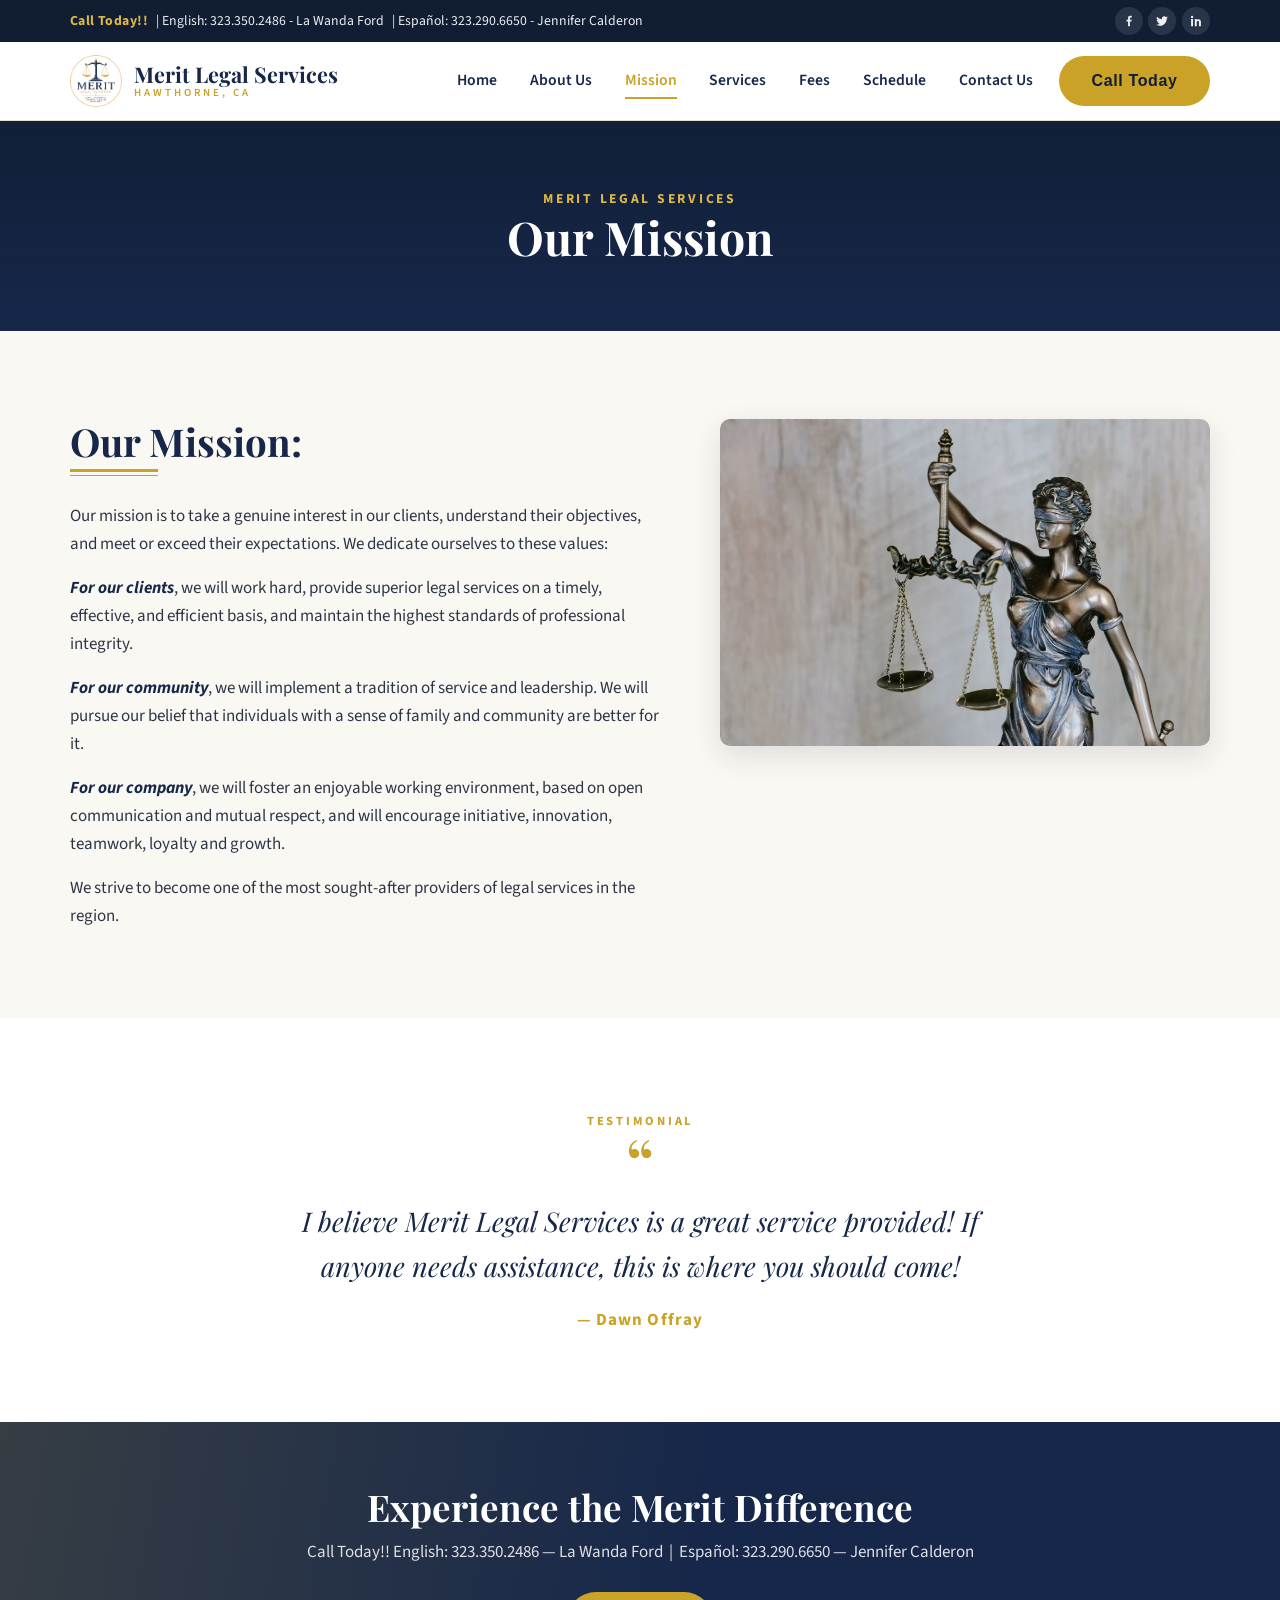
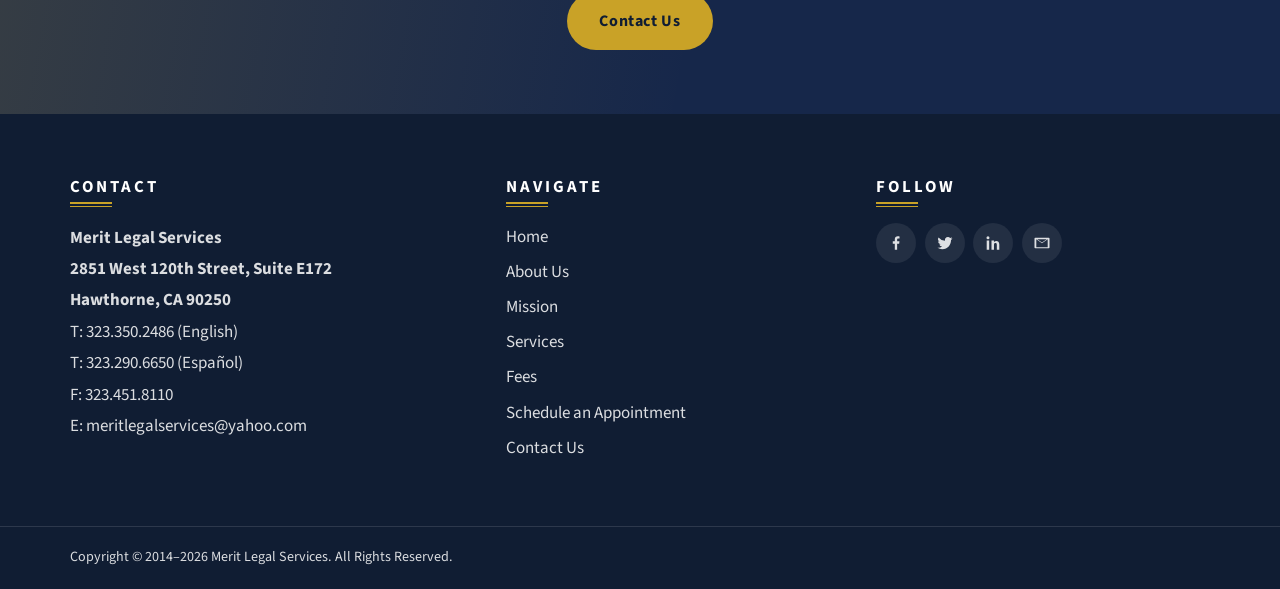
<file: mission.html>
<!DOCTYPE html>
<html lang="en">
<head>
  <meta charset="UTF-8">
  <meta name="viewport" content="width=device-width, initial-scale=1.0">
  <title>Our Mission | Merit Legal Services</title>
  <meta name="description" content="Our mission is to take a genuine interest in our clients, understand their objectives, and meet or exceed their expectations. Serving clients, community and company in Hawthorne, CA.">
  <link rel="canonical" href="https://www.meritlegalservices.com/mission.html">
  <meta name="theme-color" content="#16274a">

  <!-- Open Graph / social sharing -->
  <meta property="og:type" content="website">
  <meta property="og:site_name" content="Merit Legal Services">
  <meta property="og:title" content="Our Mission | Merit Legal Services">
  <meta property="og:description" content="Our mission is to take a genuine interest in our clients, understand their objectives, and meet or exceed their expectations. Serving clients, community and company in Hawthorne, CA.">
  <meta property="og:url" content="https://www.meritlegalservices.com/mission.html">
  <meta property="og:image" content="https://www.meritlegalservices.com/assets/images/logo.png">
  <meta name="twitter:card" content="summary">
  <meta name="twitter:title" content="Our Mission | Merit Legal Services">
  <meta name="twitter:description" content="Our mission is to take a genuine interest in our clients, understand their objectives, and meet or exceed their expectations. Serving clients, community and company in Hawthorne, CA.">
  <meta name="twitter:image" content="https://www.meritlegalservices.com/assets/images/logo.png">

  <!-- Icons -->
  <link rel="icon" type="image/png" href="assets/images/favicon.png">
  <link rel="apple-touch-icon" href="assets/images/apple-touch-icon.png">

  <!-- Fonts & styles -->
  <link rel="preconnect" href="https://fonts.googleapis.com">
  <link rel="preconnect" href="https://fonts.gstatic.com" crossorigin>
  <link href="https://fonts.googleapis.com/css2?family=Playfair+Display:ital,wght@0,600;0,700;1,600&amp;family=Source+Sans+3:wght@400;600;700&amp;display=swap" rel="stylesheet">
  <link rel="stylesheet" href="css/style.css">
</head>
<body>
  <a class="skip-link" href="#main">Skip to main content</a>

  <!-- ======= Top bar ======= -->
  <div class="topbar">
    <div class="container">
      <div class="topbar-call">
        <strong>Call Today!!</strong>
        <span>| English: <a href="tel:+13233502486">323.350.2486</a> - La Wanda Ford</span>
        <span>| Espa&ntilde;ol: <a href="tel:+13232906650">323.290.6650</a> - Jennifer Calderon</span>
      </div>
      <div class="topbar-social">
        <a href="https://www.facebook.com/meritlegalservices" target="_blank" rel="noopener" aria-label="Facebook">
          <svg viewBox="0 0 24 24" aria-hidden="true"><path d="M13.5 21v-8h2.7l.4-3.2h-3.1V7.7c0-.9.3-1.6 1.7-1.6h1.5V3.2c-.3 0-1.2-.2-2.3-.2-2.4 0-4 1.4-4 4.1v2.7H7.7V13h2.7v8h3.1z"/></svg>
        </a>
        <a href="https://twitter.com/MeritLegalServ" target="_blank" rel="noopener" aria-label="Twitter">
          <svg viewBox="0 0 24 24" aria-hidden="true"><path d="M22 5.9c-.7.3-1.5.6-2.3.7.8-.5 1.5-1.3 1.8-2.3-.8.5-1.7.8-2.6 1a4.1 4.1 0 0 0-7 3.7A11.6 11.6 0 0 1 3.4 4.7a4.1 4.1 0 0 0 1.3 5.5c-.7 0-1.3-.2-1.9-.5v.1c0 2 1.4 3.6 3.3 4a4.1 4.1 0 0 1-1.8.1 4.1 4.1 0 0 0 3.8 2.8A8.2 8.2 0 0 1 2 18.4a11.6 11.6 0 0 0 6.3 1.8c7.5 0 11.7-6.3 11.7-11.7v-.5c.8-.6 1.5-1.3 2-2.1z"/></svg>
        </a>
        <a href="https://www.linkedin.com/pub/merit-legal-services-inc/91/42/250" target="_blank" rel="noopener" aria-label="LinkedIn">
          <svg viewBox="0 0 24 24" aria-hidden="true"><path d="M6.9 8.6H3.6V21h3.3V8.6zM5.3 3a2 2 0 1 0 0 4 2 2 0 0 0 0-4zM20.4 13.9c0-3.2-1.7-4.7-4-4.7-1.8 0-2.7 1-3.1 1.7V8.6H10V21h3.3v-6.5c0-1.5.7-2.4 2-2.4 1.2 0 1.8.8 1.8 2.4V21h3.3v-7.1z"/></svg>
        </a>
      </div>
    </div>
  </div>
  <!-- ======= Header / Nav ======= -->
  <header class="site-header">
    <div class="container nav-wrap">
      <a class="brand" href="index.html">
        <img src="assets/images/logo.png" alt="Merit Legal Services logo" width="49" height="50">
        <span class="brand-name">Merit Legal Services<span>Hawthorne, CA</span></span>
      </a>
      <button class="nav-toggle" aria-expanded="false" aria-controls="site-nav" aria-label="Open menu">
        <span class="bar"></span><span class="bar"></span><span class="bar"></span>
      </button>
      <nav class="main-nav" id="site-nav" aria-label="Main navigation">
        <ul>
          <li><a href="index.html">Home</a></li>
          <li><a href="about-us.html">About Us</a></li>
          <li><a href="mission.html" class="active" aria-current="page">Mission</a></li>
          <li><a href="services.html">Services</a></li>
          <li><a href="merit-legal-services.html">Fees</a></li>
          <li><a href="schedule.html">Schedule</a></li>
          <li><a href="contact-us.html">Contact Us</a></li>
          <li><button class="btn btn-gold nav-cta" data-open-modal="call-modal" type="button">Call Today</button></li>
        </ul>
      </nav>
    </div>
    <div class="nav-scrim" aria-hidden="true"></div>
  </header>

  <main id="main">
    <section class="page-hero">
      <div class="container">
        <p class="crumb">Merit Legal Services</p>
        <h1>Our Mission</h1>
      </div>
    </section>

    <section class="section">
      <div class="container split">
        <div class="content reveal">
          <h2 class="section-title">Our Mission:</h2>
          <p>Our mission is to take a genuine interest in our clients, understand their objectives, and meet or exceed their expectations. We dedicate ourselves to these values:</p>
          <p><strong><em>For our clients</em></strong>, we will work hard, provide superior legal services on a timely, effective, and efficient basis, and maintain the highest standards of professional integrity.</p>
          <p><strong><em>For our community</em></strong>, we will implement a tradition of service and leadership. We will pursue our belief that individuals with a sense of family and community are better for it.</p>
          <p><strong><em>For our company</em></strong>, we will foster an enjoyable working environment, based on open communication and mutual respect, and will encourage initiative, innovation, teamwork, loyalty and growth.</p>
          <p>We strive to become one of the most sought-after providers of legal services in the region.</p>
        </div>
        <div class="split-media reveal">
          <!-- TODO: replace with the original mission photo — drop the file into assets/images/ and update this src -->
          <img src="assets/images/coverimage.avif" alt="Our mission at Merit Legal Services" loading="lazy">
        </div>
      </div>
    </section>

    <section class="section white">
      <div class="container">
        <div class="testimonial reveal">
          <span class="eyebrow">Testimonial</span>
          <span class="quote-mark" aria-hidden="true">&ldquo;</span>
          <blockquote>I believe Merit Legal Services is a great service provided! If anyone needs assistance, this is where you should come!</blockquote>
          <cite>&mdash; Dawn Offray</cite>
        </div>
      </div>
    </section>

    <section class="cta-band">
      <div class="container reveal">
        <h2>Experience the Merit Difference</h2>
        <p>Call Today!! English: 323.350.2486 &mdash; La Wanda Ford &nbsp;|&nbsp; Espa&ntilde;ol: 323.290.6650 &mdash; Jennifer Calderon</p>
        <a class="btn btn-gold" href="contact-us.html">Contact Us</a>
      </div>
    </section>
  </main>

  <!-- ======= Footer ======= -->
  <footer class="site-footer">
    <div class="container footer-main">
      <div class="footer-brand">        <h3>Contact</h3>
        <address>
          <strong>Merit Legal Services<br>
          2851 West 120th Street, Suite E172<br>
          Hawthorne, CA 90250</strong><br>
          T: <a href="tel:+13233502486">323.350.2486</a> (English)<br>
          T: <a href="tel:+13232906650">323.290.6650</a> (Espa&ntilde;ol)<br>
          F: 323.451.8110<br>
          E: <a href="mailto:meritlegalservices@yahoo.com">meritlegalservices@yahoo.com</a>
        </address>
      </div>
      <div class="footer-nav">
        <h3>Navigate</h3>
        <ul>
          <li><a href="index.html">Home</a></li>
          <li><a href="about-us.html">About Us</a></li>
          <li><a href="mission.html">Mission</a></li>
          <li><a href="services.html">Services</a></li>
          <li><a href="merit-legal-services.html">Fees</a></li>
          <li><a href="schedule.html">Schedule an Appointment</a></li>
          <li><a href="contact-us.html">Contact Us</a></li>
        </ul>
      </div>
      <div>
        <h3>Follow</h3>
        <div class="footer-social">
          <a href="https://www.facebook.com/meritlegalservices" target="_blank" rel="noopener" aria-label="Facebook">
            <svg viewBox="0 0 24 24" aria-hidden="true"><path d="M13.5 21v-8h2.7l.4-3.2h-3.1V7.7c0-.9.3-1.6 1.7-1.6h1.5V3.2c-.3 0-1.2-.2-2.3-.2-2.4 0-4 1.4-4 4.1v2.7H7.7V13h2.7v8h3.1z"/></svg>
          </a>
          <a href="https://twitter.com/MeritLegalServ" target="_blank" rel="noopener" aria-label="Twitter">
            <svg viewBox="0 0 24 24" aria-hidden="true"><path d="M22 5.9c-.7.3-1.5.6-2.3.7.8-.5 1.5-1.3 1.8-2.3-.8.5-1.7.8-2.6 1a4.1 4.1 0 0 0-7 3.7A11.6 11.6 0 0 1 3.4 4.7a4.1 4.1 0 0 0 1.3 5.5c-.7 0-1.3-.2-1.9-.5v.1c0 2 1.4 3.6 3.3 4a4.1 4.1 0 0 1-1.8.1 4.1 4.1 0 0 0 3.8 2.8A8.2 8.2 0 0 1 2 18.4a11.6 11.6 0 0 0 6.3 1.8c7.5 0 11.7-6.3 11.7-11.7v-.5c.8-.6 1.5-1.3 2-2.1z"/></svg>
          </a>
          <a href="https://www.linkedin.com/pub/merit-legal-services-inc/91/42/250" target="_blank" rel="noopener" aria-label="LinkedIn">
            <svg viewBox="0 0 24 24" aria-hidden="true"><path d="M6.9 8.6H3.6V21h3.3V8.6zM5.3 3a2 2 0 1 0 0 4 2 2 0 0 0 0-4zM20.4 13.9c0-3.2-1.7-4.7-4-4.7-1.8 0-2.7 1-3.1 1.7V8.6H10V21h3.3v-6.5c0-1.5.7-2.4 2-2.4 1.2 0 1.8.8 1.8 2.4V21h3.3v-7.1z"/></svg>
          </a>
          <a href="mailto:meritlegalservices@yahoo.com" aria-label="Email">
            <svg viewBox="0 0 24 24" aria-hidden="true"><path d="M3 5h18a1 1 0 0 1 1 1v12a1 1 0 0 1-1 1H3a1 1 0 0 1-1-1V6a1 1 0 0 1 1-1zm9 7.3L4.4 7v10.6h15.2V7L12 12.3zM5.6 7l6.4 4.4L18.4 7H5.6z"/></svg>
          </a>
        </div>
      </div>
    </div>
    <div class="footer-bottom">
      <div class="container">
        <p>Copyright &copy; 2014&ndash;<span data-current-year>2026</span> Merit Legal Services. All Rights Reserved.</p>
      </div>
    </div>
  </footer>
  <!-- ======= Call Today pop-up ======= -->
  <div class="modal-overlay" id="call-modal" role="dialog" aria-modal="true" aria-labelledby="call-title" aria-hidden="true">
    <div class="modal">
      <button class="modal-close" data-close-modal type="button" aria-label="Close">&times;</button>
      <span class="eyebrow">Call Today!!</span>
      <h2 id="call-title">Speak With Us Now</h2>
      <p>Providing unprecedented legal services to individuals, businesses and corporations.</p>
      <ul class="modal-phones">
        <li><a href="tel:+13233502486">323.350.2486</a><small>English &mdash; La Wanda Ford</small></li>
        <li><a href="tel:+13232906650">323.290.6650</a><small>Espa&ntilde;ol &mdash; Jennifer Calderon</small></li>
      </ul>
      <div class="modal-actions">
        <a class="btn btn-navy" href="schedule.html">Schedule an Appointment</a>
        <button class="btn btn-gold" data-close-modal type="button">Close</button>
      </div>
    </div>
  </div>
  <button class="back-to-top" type="button" aria-label="Back to top">&uarr;</button>

  <script src="js/script.js"></script>
</body>
</html>
</file>
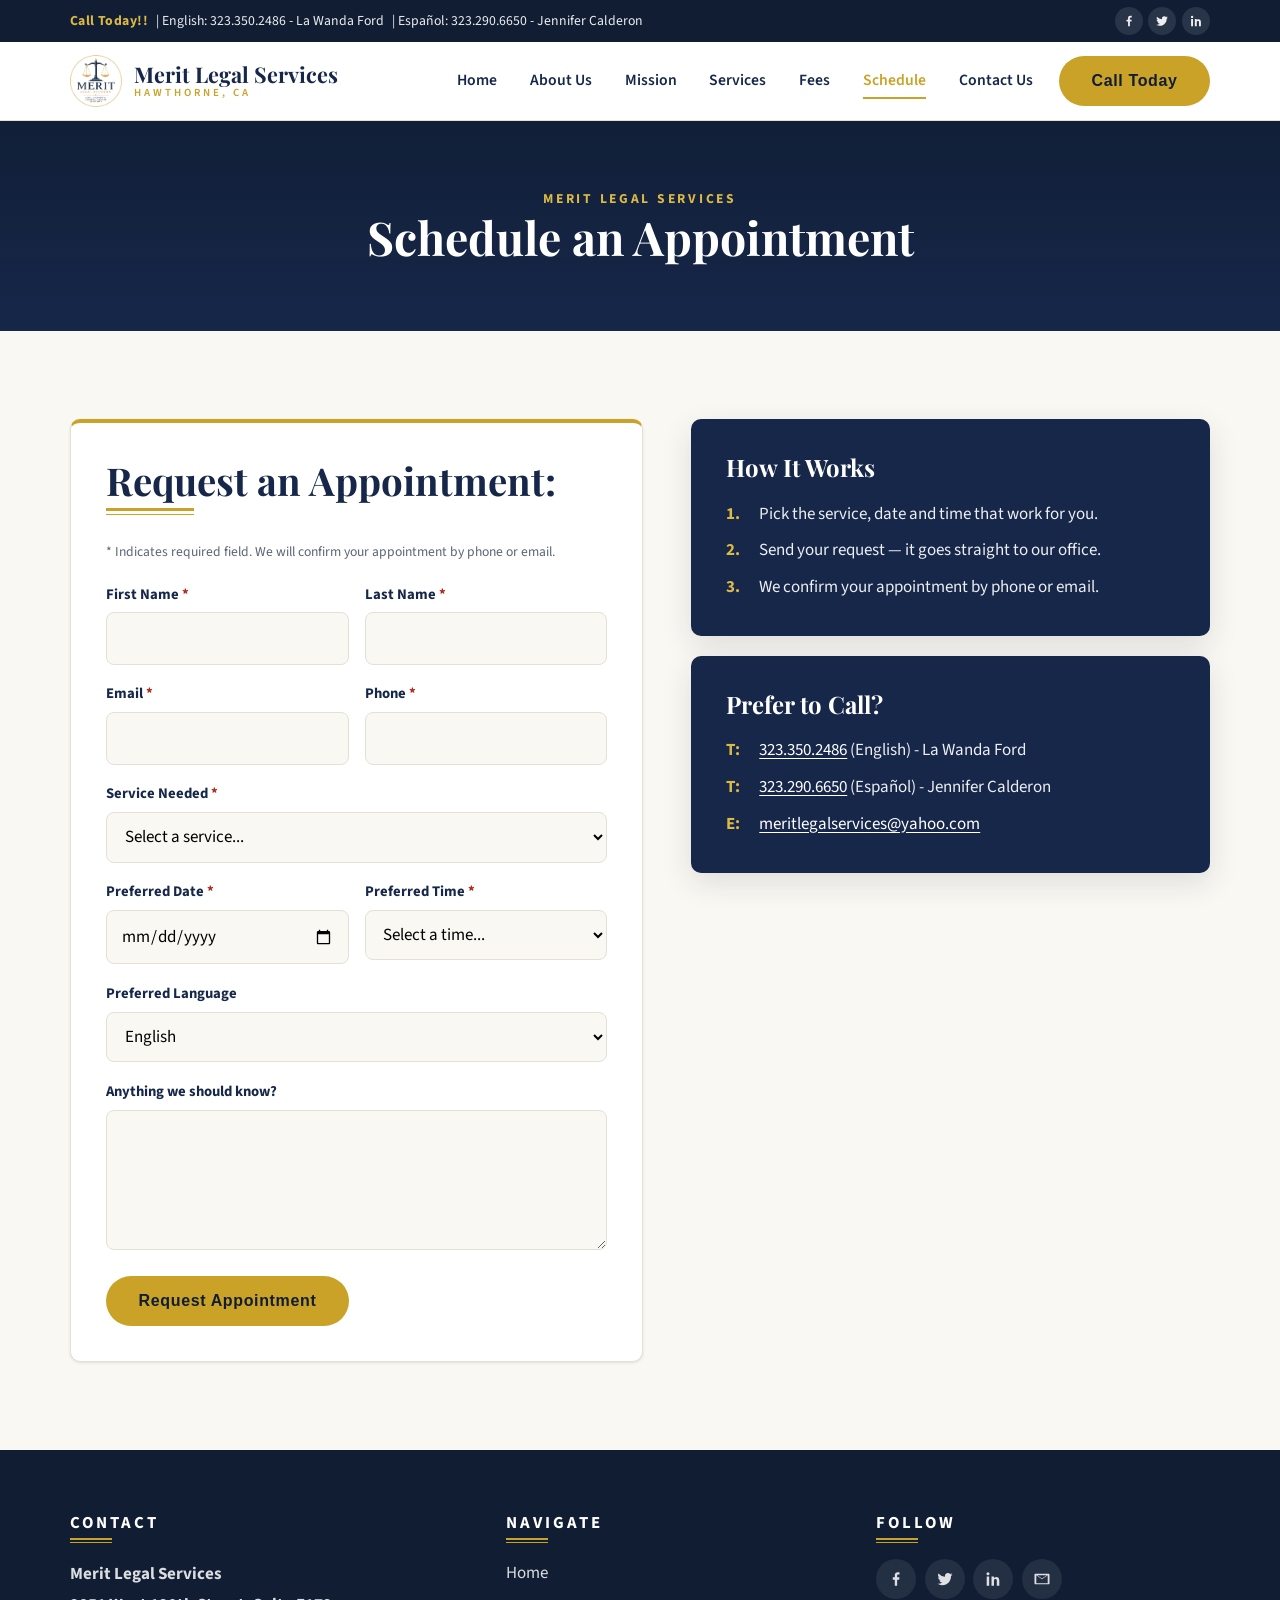
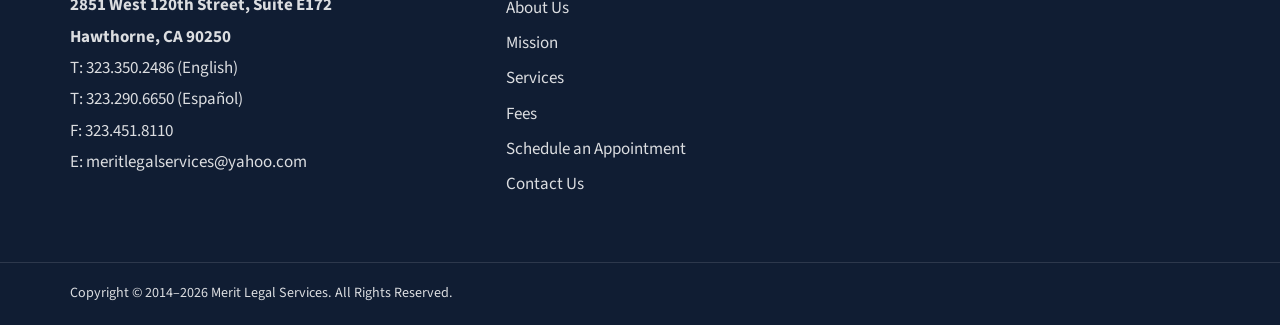
<file: schedule.html>
<!DOCTYPE html>
<html lang="en">
<head>
  <meta charset="UTF-8">
  <meta name="viewport" content="width=device-width, initial-scale=1.0">
  <title>Schedule an Appointment | Merit Legal Services</title>
  <meta name="description" content="Request an appointment with Merit Legal Services in Hawthorne, CA. Choose your service, preferred date and time, and we will confirm by phone or email.">
  <link rel="canonical" href="https://www.meritlegalservices.com/schedule.html">
  <meta name="theme-color" content="#16274a">

  <!-- Open Graph / social sharing -->
  <meta property="og:type" content="website">
  <meta property="og:site_name" content="Merit Legal Services">
  <meta property="og:title" content="Schedule an Appointment | Merit Legal Services">
  <meta property="og:description" content="Request an appointment with Merit Legal Services in Hawthorne, CA. Choose your service, preferred date and time, and we will confirm by phone or email.">
  <meta property="og:url" content="https://www.meritlegalservices.com/schedule.html">
  <meta property="og:image" content="https://www.meritlegalservices.com/assets/images/logo.png">
  <meta name="twitter:card" content="summary">
  <meta name="twitter:title" content="Schedule an Appointment | Merit Legal Services">
  <meta name="twitter:description" content="Request an appointment with Merit Legal Services in Hawthorne, CA. Choose your service, preferred date and time, and we will confirm by phone or email.">
  <meta name="twitter:image" content="https://www.meritlegalservices.com/assets/images/logo.png">

  <!-- Icons -->
  <link rel="icon" type="image/png" href="assets/images/favicon.png">
  <link rel="apple-touch-icon" href="assets/images/apple-touch-icon.png">

  <!-- Fonts & styles -->
  <link rel="preconnect" href="https://fonts.googleapis.com">
  <link rel="preconnect" href="https://fonts.gstatic.com" crossorigin>
  <link href="https://fonts.googleapis.com/css2?family=Playfair+Display:ital,wght@0,600;0,700;1,600&amp;family=Source+Sans+3:wght@400;600;700&amp;display=swap" rel="stylesheet">
  <link rel="stylesheet" href="css/style.css">
</head>
<body>
  <a class="skip-link" href="#main">Skip to main content</a>

  <!-- ======= Top bar ======= -->
  <div class="topbar">
    <div class="container">
      <div class="topbar-call">
        <strong>Call Today!!</strong>
        <span>| English: <a href="tel:+13233502486">323.350.2486</a> - La Wanda Ford</span>
        <span>| Espa&ntilde;ol: <a href="tel:+13232906650">323.290.6650</a> - Jennifer Calderon</span>
      </div>
      <div class="topbar-social">
        <a href="https://www.facebook.com/meritlegalservices" target="_blank" rel="noopener" aria-label="Facebook">
          <svg viewBox="0 0 24 24" aria-hidden="true"><path d="M13.5 21v-8h2.7l.4-3.2h-3.1V7.7c0-.9.3-1.6 1.7-1.6h1.5V3.2c-.3 0-1.2-.2-2.3-.2-2.4 0-4 1.4-4 4.1v2.7H7.7V13h2.7v8h3.1z"/></svg>
        </a>
        <a href="https://twitter.com/MeritLegalServ" target="_blank" rel="noopener" aria-label="Twitter">
          <svg viewBox="0 0 24 24" aria-hidden="true"><path d="M22 5.9c-.7.3-1.5.6-2.3.7.8-.5 1.5-1.3 1.8-2.3-.8.5-1.7.8-2.6 1a4.1 4.1 0 0 0-7 3.7A11.6 11.6 0 0 1 3.4 4.7a4.1 4.1 0 0 0 1.3 5.5c-.7 0-1.3-.2-1.9-.5v.1c0 2 1.4 3.6 3.3 4a4.1 4.1 0 0 1-1.8.1 4.1 4.1 0 0 0 3.8 2.8A8.2 8.2 0 0 1 2 18.4a11.6 11.6 0 0 0 6.3 1.8c7.5 0 11.7-6.3 11.7-11.7v-.5c.8-.6 1.5-1.3 2-2.1z"/></svg>
        </a>
        <a href="https://www.linkedin.com/pub/merit-legal-services-inc/91/42/250" target="_blank" rel="noopener" aria-label="LinkedIn">
          <svg viewBox="0 0 24 24" aria-hidden="true"><path d="M6.9 8.6H3.6V21h3.3V8.6zM5.3 3a2 2 0 1 0 0 4 2 2 0 0 0 0-4zM20.4 13.9c0-3.2-1.7-4.7-4-4.7-1.8 0-2.7 1-3.1 1.7V8.6H10V21h3.3v-6.5c0-1.5.7-2.4 2-2.4 1.2 0 1.8.8 1.8 2.4V21h3.3v-7.1z"/></svg>
        </a>
      </div>
    </div>
  </div>
  <!-- ======= Header / Nav ======= -->
  <header class="site-header">
    <div class="container nav-wrap">
      <a class="brand" href="index.html">
        <img src="assets/images/logo.png" alt="Merit Legal Services logo" width="49" height="50">
        <span class="brand-name">Merit Legal Services<span>Hawthorne, CA</span></span>
      </a>
      <button class="nav-toggle" aria-expanded="false" aria-controls="site-nav" aria-label="Open menu">
        <span class="bar"></span><span class="bar"></span><span class="bar"></span>
      </button>
      <nav class="main-nav" id="site-nav" aria-label="Main navigation">
        <ul>
          <li><a href="index.html">Home</a></li>
          <li><a href="about-us.html">About Us</a></li>
          <li><a href="mission.html">Mission</a></li>
          <li><a href="services.html">Services</a></li>
          <li><a href="merit-legal-services.html">Fees</a></li>
          <li><a href="schedule.html" class="active" aria-current="page">Schedule</a></li>
          <li><a href="contact-us.html">Contact Us</a></li>
          <li><button class="btn btn-gold nav-cta" data-open-modal="call-modal" type="button">Call Today</button></li>
        </ul>
      </nav>
    </div>
    <div class="nav-scrim" aria-hidden="true"></div>
  </header>

  <main id="main">
    <section class="page-hero">
      <div class="container">
        <p class="crumb">Merit Legal Services</p>
        <h1>Schedule an Appointment</h1>
      </div>
    </section>

    <section class="section">
      <div class="container contact-grid">
        <div class="form-card reveal">
          <h2 class="section-title">Request an Appointment:</h2>
          <p class="required-note">* Indicates required field. We will confirm your appointment by phone or email.</p>

          <!-- ============================================================
               SCHEDULER — PHASE 1 (live now)
               This form emails an appointment request to the office.
               PHASE 2: to move to real-time self-booking, replace this
               form with an embed from one of:
                 - Google Calendar appointment schedules (free w/ Google acct)
                 - Calendly (free tier available)
               and manage availability from admin.html.
               ============================================================ -->
          <form id="schedule-form" novalidate>
            <div class="form-row">
              <div class="form-group" id="group-sched-first">
                <label for="sched-first">First Name <span class="req">*</span></label>
                <input type="text" id="sched-first" name="first-name" autocomplete="given-name">
                <p class="error-msg">Please enter your first name.</p>
              </div>
              <div class="form-group" id="group-sched-last">
                <label for="sched-last">Last Name <span class="req">*</span></label>
                <input type="text" id="sched-last" name="last-name" autocomplete="family-name">
                <p class="error-msg">Please enter your last name.</p>
              </div>
            </div>
            <div class="form-row">
              <div class="form-group" id="group-sched-email">
                <label for="sched-email">Email <span class="req">*</span></label>
                <input type="email" id="sched-email" name="email" autocomplete="email">
                <p class="error-msg">Please enter a valid email address.</p>
              </div>
              <div class="form-group" id="group-sched-phone">
                <label for="sched-phone">Phone <span class="req">*</span></label>
                <input type="tel" id="sched-phone" name="phone" autocomplete="tel">
                <p class="error-msg">Please enter your phone number.</p>
              </div>
            </div>
            <div class="form-group" id="group-sched-service">
              <label for="sched-service">Service Needed <span class="req">*</span></label>
              <select id="sched-service" name="service">
                <option value="">Select a service...</option>
                <option>Family (Divorce, Separation, Custody, Support)</option>
                <option>Unlawful Detainer (Eviction)</option>
                <option>Small Claims</option>
                <option>Restraining Order</option>
                <option>Last Will &amp; Testament / Living Trust</option>
                <option>Power of Attorney / Healthcare Directive</option>
                <option>Conservatorship / Guardianship</option>
                <option>Name Change</option>
                <option>Process Serving</option>
                <option>Judgment Collection</option>
                <option>Business Incorporation</option>
                <option>Mediation</option>
                <option>Other</option>
              </select>
              <p class="error-msg">Please select a service.</p>
            </div>
            <div class="form-row">
              <div class="form-group" id="group-sched-date">
                <label for="sched-date">Preferred Date <span class="req">*</span></label>
                <input type="date" id="sched-date" name="date">
                <p class="error-msg">Please choose a date.</p>
              </div>
              <div class="form-group" id="group-sched-time">
                <label for="sched-time">Preferred Time <span class="req">*</span></label>
                <select id="sched-time" name="time">
                  <option value="">Select a time...</option>
                  <option>9:00 AM</option>
                  <option>10:00 AM</option>
                  <option>11:00 AM</option>
                  <option>12:00 PM</option>
                  <option>1:00 PM</option>
                  <option>2:00 PM</option>
                  <option>3:00 PM</option>
                  <option>4:00 PM</option>
                </select>
                <p class="error-msg">Please choose a time.</p>
              </div>
            </div>
            <div class="form-group" id="group-sched-language">
              <label for="sched-language">Preferred Language</label>
              <select id="sched-language" name="language">
                <option>English</option>
                <option>Espa&ntilde;ol</option>
              </select>
            </div>
            <div class="form-group" id="group-sched-notes">
              <label for="sched-notes">Anything we should know?</label>
              <textarea id="sched-notes" name="notes"></textarea>
            </div>
            <button class="btn btn-gold" type="submit">Request Appointment</button>
          </form>
        </div>

        <div class="reveal">
          <div class="info-card">
            <h2>How It Works</h2>
            <ul>
              <li><b>1.</b> <span>Pick the service, date and time that work for you.</span></li>
              <li><b>2.</b> <span>Send your request &mdash; it goes straight to our office.</span></li>
              <li><b>3.</b> <span>We confirm your appointment by phone or email.</span></li>
            </ul>
          </div>
          <div class="info-card" style="margin-top:1.2rem;">
            <h2>Prefer to Call?</h2>
            <ul>
              <li><b>T:</b> <span><a href="tel:+13233502486">323.350.2486</a> (English) - La Wanda Ford</span></li>
              <li><b>T:</b> <span><a href="tel:+13232906650">323.290.6650</a> (Espa&ntilde;ol) - Jennifer Calderon</span></li>
              <li><b>E:</b> <span><a href="mailto:meritlegalservices@yahoo.com">meritlegalservices@yahoo.com</a></span></li>
            </ul>
          </div>
        </div>
      </div>
    </section>

  <!-- ======= Success pop-up ======= -->
  <div class="modal-overlay" id="success-modal" role="dialog" aria-modal="true" aria-labelledby="success-title" aria-hidden="true">
    <div class="modal">
      <button class="modal-close" data-close-modal type="button" aria-label="Close">&times;</button>
      <span class="eyebrow">Thank You</span>
      <h2 id="success-title">Request Ready to Send</h2>
      <p>Your email app should now be open with your appointment request pre-filled. Press send there, and we will confirm your appointment shortly.</p>
      <div class="modal-actions">
        <button class="btn btn-gold" data-close-modal type="button">Close</button>
      </div>
    </div>
  </div>
  </main>

  <!-- ======= Footer ======= -->
  <footer class="site-footer">
    <div class="container footer-main">
      <div class="footer-brand">        <h3>Contact</h3>
        <address>
          <strong>Merit Legal Services<br>
          2851 West 120th Street, Suite E172<br>
          Hawthorne, CA 90250</strong><br>
          T: <a href="tel:+13233502486">323.350.2486</a> (English)<br>
          T: <a href="tel:+13232906650">323.290.6650</a> (Espa&ntilde;ol)<br>
          F: 323.451.8110<br>
          E: <a href="mailto:meritlegalservices@yahoo.com">meritlegalservices@yahoo.com</a>
        </address>
      </div>
      <div class="footer-nav">
        <h3>Navigate</h3>
        <ul>
          <li><a href="index.html">Home</a></li>
          <li><a href="about-us.html">About Us</a></li>
          <li><a href="mission.html">Mission</a></li>
          <li><a href="services.html">Services</a></li>
          <li><a href="merit-legal-services.html">Fees</a></li>
          <li><a href="schedule.html">Schedule an Appointment</a></li>
          <li><a href="contact-us.html">Contact Us</a></li>
        </ul>
      </div>
      <div>
        <h3>Follow</h3>
        <div class="footer-social">
          <a href="https://www.facebook.com/meritlegalservices" target="_blank" rel="noopener" aria-label="Facebook">
            <svg viewBox="0 0 24 24" aria-hidden="true"><path d="M13.5 21v-8h2.7l.4-3.2h-3.1V7.7c0-.9.3-1.6 1.7-1.6h1.5V3.2c-.3 0-1.2-.2-2.3-.2-2.4 0-4 1.4-4 4.1v2.7H7.7V13h2.7v8h3.1z"/></svg>
          </a>
          <a href="https://twitter.com/MeritLegalServ" target="_blank" rel="noopener" aria-label="Twitter">
            <svg viewBox="0 0 24 24" aria-hidden="true"><path d="M22 5.9c-.7.3-1.5.6-2.3.7.8-.5 1.5-1.3 1.8-2.3-.8.5-1.7.8-2.6 1a4.1 4.1 0 0 0-7 3.7A11.6 11.6 0 0 1 3.4 4.7a4.1 4.1 0 0 0 1.3 5.5c-.7 0-1.3-.2-1.9-.5v.1c0 2 1.4 3.6 3.3 4a4.1 4.1 0 0 1-1.8.1 4.1 4.1 0 0 0 3.8 2.8A8.2 8.2 0 0 1 2 18.4a11.6 11.6 0 0 0 6.3 1.8c7.5 0 11.7-6.3 11.7-11.7v-.5c.8-.6 1.5-1.3 2-2.1z"/></svg>
          </a>
          <a href="https://www.linkedin.com/pub/merit-legal-services-inc/91/42/250" target="_blank" rel="noopener" aria-label="LinkedIn">
            <svg viewBox="0 0 24 24" aria-hidden="true"><path d="M6.9 8.6H3.6V21h3.3V8.6zM5.3 3a2 2 0 1 0 0 4 2 2 0 0 0 0-4zM20.4 13.9c0-3.2-1.7-4.7-4-4.7-1.8 0-2.7 1-3.1 1.7V8.6H10V21h3.3v-6.5c0-1.5.7-2.4 2-2.4 1.2 0 1.8.8 1.8 2.4V21h3.3v-7.1z"/></svg>
          </a>
          <a href="mailto:meritlegalservices@yahoo.com" aria-label="Email">
            <svg viewBox="0 0 24 24" aria-hidden="true"><path d="M3 5h18a1 1 0 0 1 1 1v12a1 1 0 0 1-1 1H3a1 1 0 0 1-1-1V6a1 1 0 0 1 1-1zm9 7.3L4.4 7v10.6h15.2V7L12 12.3zM5.6 7l6.4 4.4L18.4 7H5.6z"/></svg>
          </a>
        </div>
      </div>
    </div>
    <div class="footer-bottom">
      <div class="container">
        <p>Copyright &copy; 2014&ndash;<span data-current-year>2026</span> Merit Legal Services. All Rights Reserved.</p>
      </div>
    </div>
  </footer>
  <!-- ======= Call Today pop-up ======= -->
  <div class="modal-overlay" id="call-modal" role="dialog" aria-modal="true" aria-labelledby="call-title" aria-hidden="true">
    <div class="modal">
      <button class="modal-close" data-close-modal type="button" aria-label="Close">&times;</button>
      <span class="eyebrow">Call Today!!</span>
      <h2 id="call-title">Speak With Us Now</h2>
      <p>Providing unprecedented legal services to individuals, businesses and corporations.</p>
      <ul class="modal-phones">
        <li><a href="tel:+13233502486">323.350.2486</a><small>English &mdash; La Wanda Ford</small></li>
        <li><a href="tel:+13232906650">323.290.6650</a><small>Espa&ntilde;ol &mdash; Jennifer Calderon</small></li>
      </ul>
      <div class="modal-actions">
        <a class="btn btn-navy" href="schedule.html">Schedule an Appointment</a>
        <button class="btn btn-gold" data-close-modal type="button">Close</button>
      </div>
    </div>
  </div>
  <button class="back-to-top" type="button" aria-label="Back to top">&uarr;</button>

  <script src="js/script.js"></script>
</body>
</html>
</file>
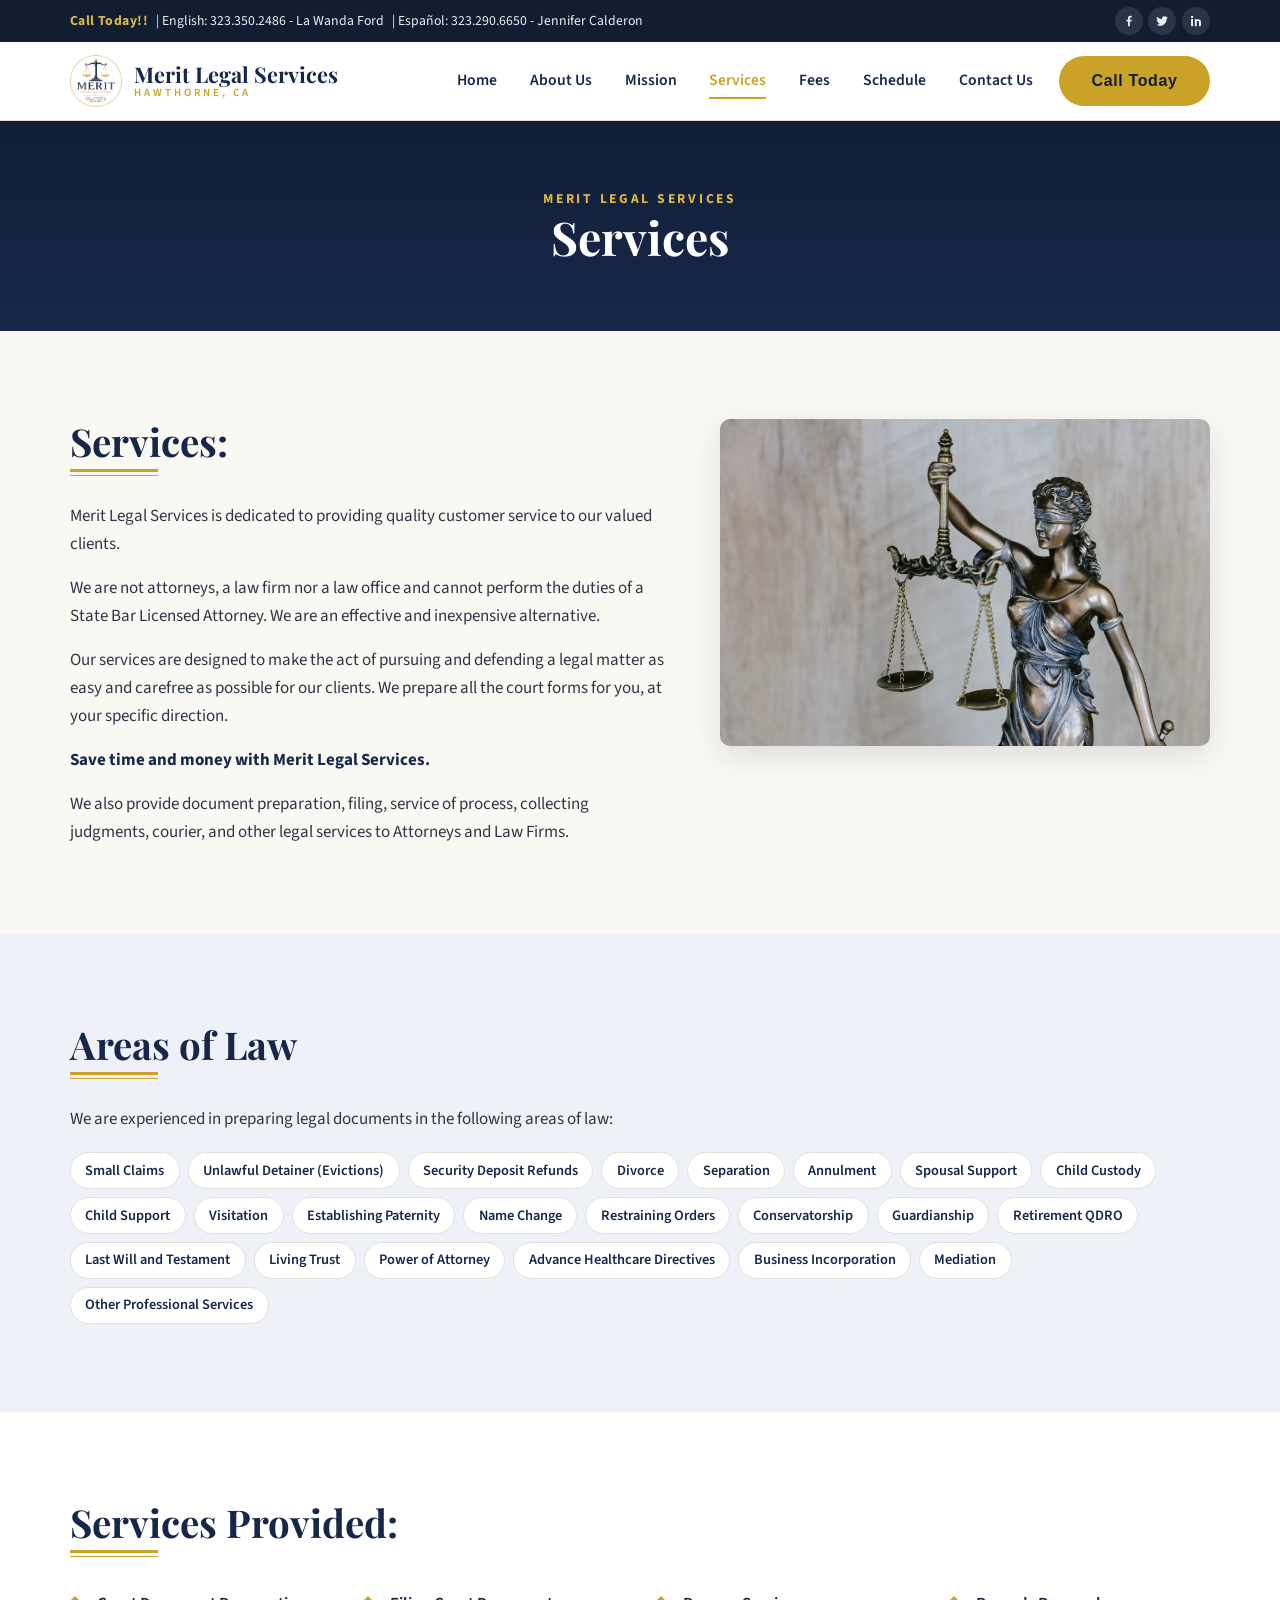
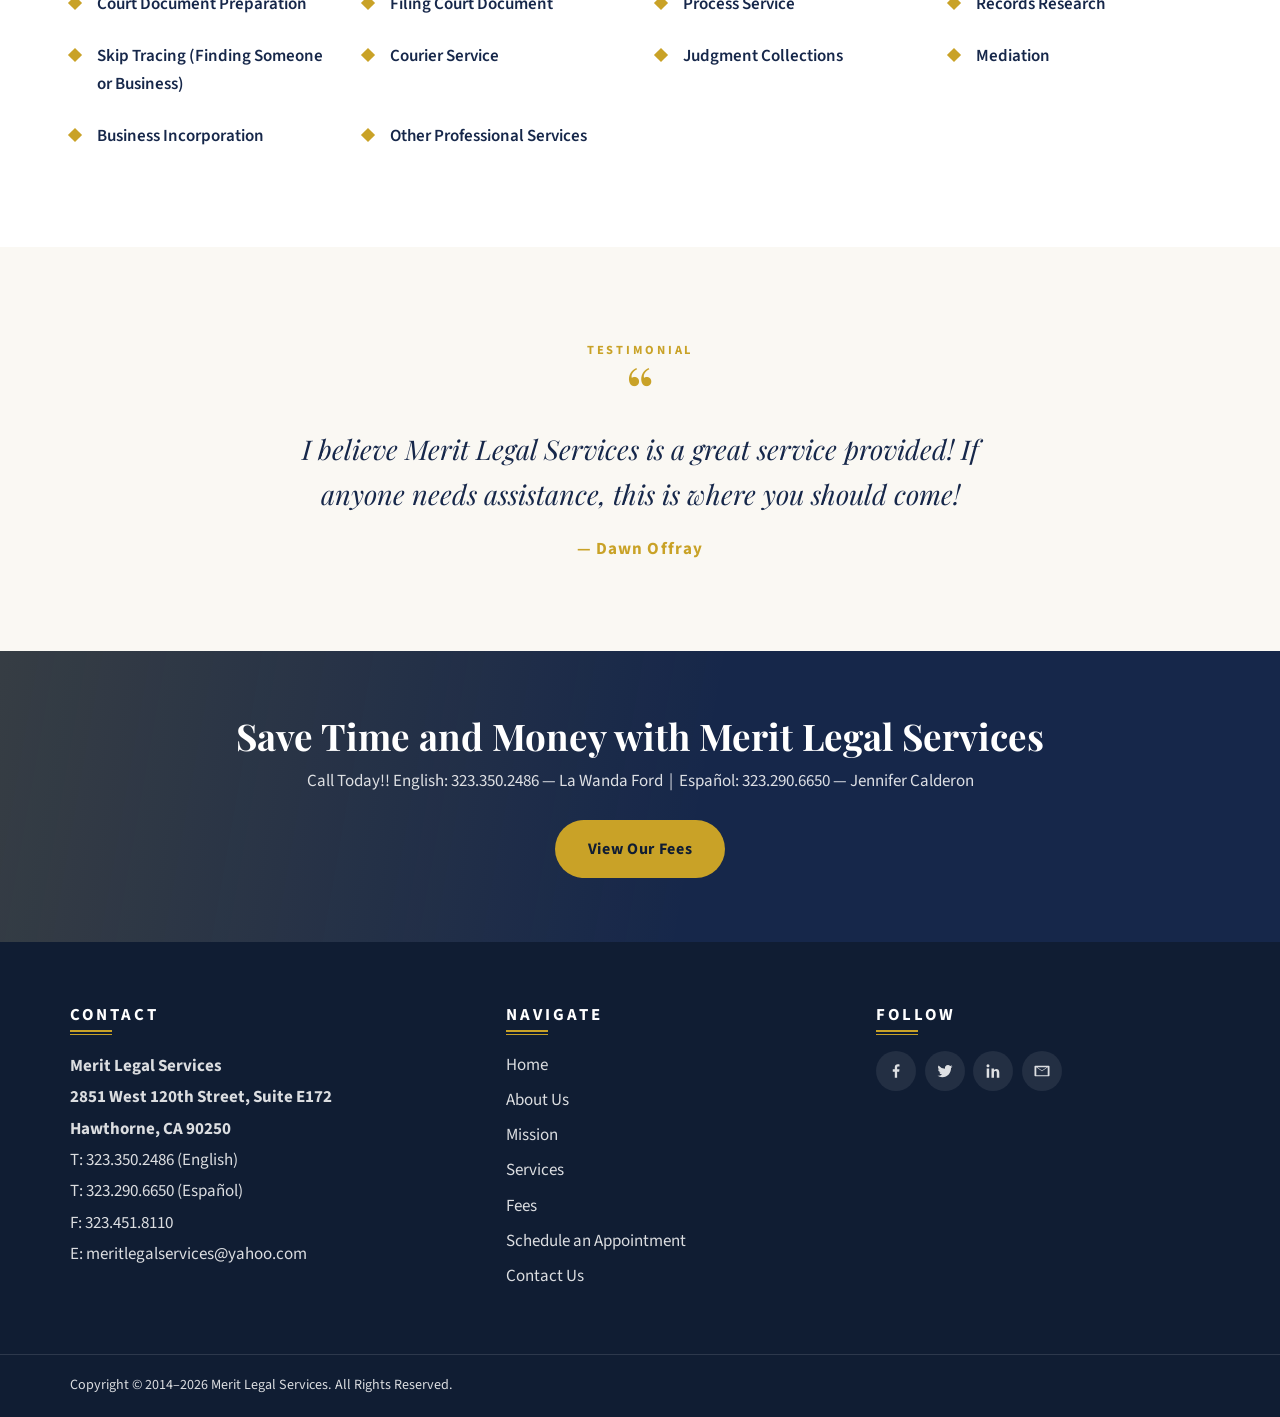
<file: services.html>
<!DOCTYPE html>
<html lang="en">
<head>
  <meta charset="UTF-8">
  <meta name="viewport" content="width=device-width, initial-scale=1.0">
  <title>Services | Merit Legal Services</title>
  <meta name="description" content="Court document preparation, filing, process service, records research, mediation, business incorporation and more. Serving individuals, businesses, attorneys and law firms in Hawthorne, CA.">
  <link rel="canonical" href="https://www.meritlegalservices.com/services.html">
  <meta name="theme-color" content="#16274a">

  <!-- Open Graph / social sharing -->
  <meta property="og:type" content="website">
  <meta property="og:site_name" content="Merit Legal Services">
  <meta property="og:title" content="Services | Merit Legal Services">
  <meta property="og:description" content="Court document preparation, filing, process service, records research, mediation, business incorporation and more. Serving individuals, businesses, attorneys and law firms in Hawthorne, CA.">
  <meta property="og:url" content="https://www.meritlegalservices.com/services.html">
  <meta property="og:image" content="https://www.meritlegalservices.com/assets/images/logo.png">
  <meta name="twitter:card" content="summary">
  <meta name="twitter:title" content="Services | Merit Legal Services">
  <meta name="twitter:description" content="Court document preparation, filing, process service, records research, mediation, business incorporation and more. Serving individuals, businesses, attorneys and law firms in Hawthorne, CA.">
  <meta name="twitter:image" content="https://www.meritlegalservices.com/assets/images/logo.png">

  <!-- Icons -->
  <link rel="icon" type="image/png" href="assets/images/favicon.png">
  <link rel="apple-touch-icon" href="assets/images/apple-touch-icon.png">

  <!-- Fonts & styles -->
  <link rel="preconnect" href="https://fonts.googleapis.com">
  <link rel="preconnect" href="https://fonts.gstatic.com" crossorigin>
  <link href="https://fonts.googleapis.com/css2?family=Playfair+Display:ital,wght@0,600;0,700;1,600&amp;family=Source+Sans+3:wght@400;600;700&amp;display=swap" rel="stylesheet">
  <link rel="stylesheet" href="css/style.css">
</head>
<body>
  <a class="skip-link" href="#main">Skip to main content</a>

  <!-- ======= Top bar ======= -->
  <div class="topbar">
    <div class="container">
      <div class="topbar-call">
        <strong>Call Today!!</strong>
        <span>| English: <a href="tel:+13233502486">323.350.2486</a> - La Wanda Ford</span>
        <span>| Espa&ntilde;ol: <a href="tel:+13232906650">323.290.6650</a> - Jennifer Calderon</span>
      </div>
      <div class="topbar-social">
        <a href="https://www.facebook.com/meritlegalservices" target="_blank" rel="noopener" aria-label="Facebook">
          <svg viewBox="0 0 24 24" aria-hidden="true"><path d="M13.5 21v-8h2.7l.4-3.2h-3.1V7.7c0-.9.3-1.6 1.7-1.6h1.5V3.2c-.3 0-1.2-.2-2.3-.2-2.4 0-4 1.4-4 4.1v2.7H7.7V13h2.7v8h3.1z"/></svg>
        </a>
        <a href="https://twitter.com/MeritLegalServ" target="_blank" rel="noopener" aria-label="Twitter">
          <svg viewBox="0 0 24 24" aria-hidden="true"><path d="M22 5.9c-.7.3-1.5.6-2.3.7.8-.5 1.5-1.3 1.8-2.3-.8.5-1.7.8-2.6 1a4.1 4.1 0 0 0-7 3.7A11.6 11.6 0 0 1 3.4 4.7a4.1 4.1 0 0 0 1.3 5.5c-.7 0-1.3-.2-1.9-.5v.1c0 2 1.4 3.6 3.3 4a4.1 4.1 0 0 1-1.8.1 4.1 4.1 0 0 0 3.8 2.8A8.2 8.2 0 0 1 2 18.4a11.6 11.6 0 0 0 6.3 1.8c7.5 0 11.7-6.3 11.7-11.7v-.5c.8-.6 1.5-1.3 2-2.1z"/></svg>
        </a>
        <a href="https://www.linkedin.com/pub/merit-legal-services-inc/91/42/250" target="_blank" rel="noopener" aria-label="LinkedIn">
          <svg viewBox="0 0 24 24" aria-hidden="true"><path d="M6.9 8.6H3.6V21h3.3V8.6zM5.3 3a2 2 0 1 0 0 4 2 2 0 0 0 0-4zM20.4 13.9c0-3.2-1.7-4.7-4-4.7-1.8 0-2.7 1-3.1 1.7V8.6H10V21h3.3v-6.5c0-1.5.7-2.4 2-2.4 1.2 0 1.8.8 1.8 2.4V21h3.3v-7.1z"/></svg>
        </a>
      </div>
    </div>
  </div>
  <!-- ======= Header / Nav ======= -->
  <header class="site-header">
    <div class="container nav-wrap">
      <a class="brand" href="index.html">
        <img src="assets/images/logo.png" alt="Merit Legal Services logo" width="49" height="50">
        <span class="brand-name">Merit Legal Services<span>Hawthorne, CA</span></span>
      </a>
      <button class="nav-toggle" aria-expanded="false" aria-controls="site-nav" aria-label="Open menu">
        <span class="bar"></span><span class="bar"></span><span class="bar"></span>
      </button>
      <nav class="main-nav" id="site-nav" aria-label="Main navigation">
        <ul>
          <li><a href="index.html">Home</a></li>
          <li><a href="about-us.html">About Us</a></li>
          <li><a href="mission.html">Mission</a></li>
          <li><a href="services.html" class="active" aria-current="page">Services</a></li>
          <li><a href="merit-legal-services.html">Fees</a></li>
          <li><a href="schedule.html">Schedule</a></li>
          <li><a href="contact-us.html">Contact Us</a></li>
          <li><button class="btn btn-gold nav-cta" data-open-modal="call-modal" type="button">Call Today</button></li>
        </ul>
      </nav>
    </div>
    <div class="nav-scrim" aria-hidden="true"></div>
  </header>

  <main id="main">
    <section class="page-hero">
      <div class="container">
        <p class="crumb">Merit Legal Services</p>
        <h1>Services</h1>
      </div>
    </section>

    <section class="section">
      <div class="container split">
        <div class="content reveal">
          <h2 class="section-title">Services:</h2>
          <p>Merit Legal Services is dedicated to providing quality customer service to our valued clients.</p>
          <p>We are not attorneys, a law firm nor a law office and cannot perform the duties of a State Bar Licensed Attorney. We are an effective and inexpensive alternative.</p>
          <p>Our services are designed to make the act of pursuing and defending a legal matter as easy and carefree as possible for our clients. We prepare all the court forms for you, at your specific direction.</p>
          <p><strong>Save time and money with Merit Legal Services.</strong></p>
          <p>We also provide document preparation, filing, service of process, collecting judgments, courier, and other legal services to Attorneys and Law Firms.</p>
        </div>
        <div class="split-media reveal">
          <!-- TODO: replace with the original services photo — drop the file into assets/images/ and update this src -->
          <img src="assets/images/coverimage.avif" alt="Legal document preparation services" loading="lazy">
        </div>
      </div>
    </section>

    <section class="section tinted">
      <div class="container reveal">
        <h2 class="section-title">Areas of Law</h2>
        <p>We are experienced in preparing legal documents in the following areas of law:</p>
        <ul class="chip-list">
          <li>Small Claims</li>
          <li>Unlawful Detainer (Evictions)</li>
          <li>Security Deposit Refunds</li>
          <li>Divorce</li>
          <li>Separation</li>
          <li>Annulment</li>
          <li>Spousal Support</li>
          <li>Child Custody</li>
          <li>Child Support</li>
          <li>Visitation</li>
          <li>Establishing Paternity</li>
          <li>Name Change</li>
          <li>Restraining Orders</li>
          <li>Conservatorship</li>
          <li>Guardianship</li>
          <li>Retirement QDRO</li>
          <li>Last Will and Testament</li>
          <li>Living Trust</li>
          <li>Power of Attorney</li>
          <li>Advance Healthcare Directives</li>
          <li>Business Incorporation</li>
          <li>Mediation</li>
          <li>Other Professional Services</li>
        </ul>
      </div>
    </section>

    <section class="section white">
      <div class="container reveal">
        <h2 class="section-title">Services Provided:</h2>
        <ul class="service-list">
          <li>Court Document Preparation</li>
          <li>Filing Court Document</li>
          <li>Process Service</li>
          <li>Records Research</li>
          <li>Skip Tracing (Finding Someone or Business)</li>
          <li>Courier Service</li>
          <li>Judgment Collections</li>
          <li>Mediation</li>
          <li>Business Incorporation</li>
          <li>Other Professional Services</li>
        </ul>
      </div>
    </section>

    <section class="section">
      <div class="container">
        <div class="testimonial reveal">
          <span class="eyebrow">Testimonial</span>
          <span class="quote-mark" aria-hidden="true">&ldquo;</span>
          <blockquote>I believe Merit Legal Services is a great service provided! If anyone needs assistance, this is where you should come!</blockquote>
          <cite>&mdash; Dawn Offray</cite>
        </div>
      </div>
    </section>

    <section class="cta-band">
      <div class="container reveal">
        <h2>Save Time and Money with Merit Legal Services</h2>
        <p>Call Today!! English: 323.350.2486 &mdash; La Wanda Ford &nbsp;|&nbsp; Espa&ntilde;ol: 323.290.6650 &mdash; Jennifer Calderon</p>
        <a class="btn btn-gold" href="merit-legal-services.html">View Our Fees</a>
      </div>
    </section>
  </main>

  <!-- ======= Footer ======= -->
  <footer class="site-footer">
    <div class="container footer-main">
      <div class="footer-brand">        <h3>Contact</h3>
        <address>
          <strong>Merit Legal Services<br>
          2851 West 120th Street, Suite E172<br>
          Hawthorne, CA 90250</strong><br>
          T: <a href="tel:+13233502486">323.350.2486</a> (English)<br>
          T: <a href="tel:+13232906650">323.290.6650</a> (Espa&ntilde;ol)<br>
          F: 323.451.8110<br>
          E: <a href="mailto:meritlegalservices@yahoo.com">meritlegalservices@yahoo.com</a>
        </address>
      </div>
      <div class="footer-nav">
        <h3>Navigate</h3>
        <ul>
          <li><a href="index.html">Home</a></li>
          <li><a href="about-us.html">About Us</a></li>
          <li><a href="mission.html">Mission</a></li>
          <li><a href="services.html">Services</a></li>
          <li><a href="merit-legal-services.html">Fees</a></li>
          <li><a href="schedule.html">Schedule an Appointment</a></li>
          <li><a href="contact-us.html">Contact Us</a></li>
        </ul>
      </div>
      <div>
        <h3>Follow</h3>
        <div class="footer-social">
          <a href="https://www.facebook.com/meritlegalservices" target="_blank" rel="noopener" aria-label="Facebook">
            <svg viewBox="0 0 24 24" aria-hidden="true"><path d="M13.5 21v-8h2.7l.4-3.2h-3.1V7.7c0-.9.3-1.6 1.7-1.6h1.5V3.2c-.3 0-1.2-.2-2.3-.2-2.4 0-4 1.4-4 4.1v2.7H7.7V13h2.7v8h3.1z"/></svg>
          </a>
          <a href="https://twitter.com/MeritLegalServ" target="_blank" rel="noopener" aria-label="Twitter">
            <svg viewBox="0 0 24 24" aria-hidden="true"><path d="M22 5.9c-.7.3-1.5.6-2.3.7.8-.5 1.5-1.3 1.8-2.3-.8.5-1.7.8-2.6 1a4.1 4.1 0 0 0-7 3.7A11.6 11.6 0 0 1 3.4 4.7a4.1 4.1 0 0 0 1.3 5.5c-.7 0-1.3-.2-1.9-.5v.1c0 2 1.4 3.6 3.3 4a4.1 4.1 0 0 1-1.8.1 4.1 4.1 0 0 0 3.8 2.8A8.2 8.2 0 0 1 2 18.4a11.6 11.6 0 0 0 6.3 1.8c7.5 0 11.7-6.3 11.7-11.7v-.5c.8-.6 1.5-1.3 2-2.1z"/></svg>
          </a>
          <a href="https://www.linkedin.com/pub/merit-legal-services-inc/91/42/250" target="_blank" rel="noopener" aria-label="LinkedIn">
            <svg viewBox="0 0 24 24" aria-hidden="true"><path d="M6.9 8.6H3.6V21h3.3V8.6zM5.3 3a2 2 0 1 0 0 4 2 2 0 0 0 0-4zM20.4 13.9c0-3.2-1.7-4.7-4-4.7-1.8 0-2.7 1-3.1 1.7V8.6H10V21h3.3v-6.5c0-1.5.7-2.4 2-2.4 1.2 0 1.8.8 1.8 2.4V21h3.3v-7.1z"/></svg>
          </a>
          <a href="mailto:meritlegalservices@yahoo.com" aria-label="Email">
            <svg viewBox="0 0 24 24" aria-hidden="true"><path d="M3 5h18a1 1 0 0 1 1 1v12a1 1 0 0 1-1 1H3a1 1 0 0 1-1-1V6a1 1 0 0 1 1-1zm9 7.3L4.4 7v10.6h15.2V7L12 12.3zM5.6 7l6.4 4.4L18.4 7H5.6z"/></svg>
          </a>
        </div>
      </div>
    </div>
    <div class="footer-bottom">
      <div class="container">
        <p>Copyright &copy; 2014&ndash;<span data-current-year>2026</span> Merit Legal Services. All Rights Reserved.</p>
      </div>
    </div>
  </footer>
  <!-- ======= Call Today pop-up ======= -->
  <div class="modal-overlay" id="call-modal" role="dialog" aria-modal="true" aria-labelledby="call-title" aria-hidden="true">
    <div class="modal">
      <button class="modal-close" data-close-modal type="button" aria-label="Close">&times;</button>
      <span class="eyebrow">Call Today!!</span>
      <h2 id="call-title">Speak With Us Now</h2>
      <p>Providing unprecedented legal services to individuals, businesses and corporations.</p>
      <ul class="modal-phones">
        <li><a href="tel:+13233502486">323.350.2486</a><small>English &mdash; La Wanda Ford</small></li>
        <li><a href="tel:+13232906650">323.290.6650</a><small>Espa&ntilde;ol &mdash; Jennifer Calderon</small></li>
      </ul>
      <div class="modal-actions">
        <a class="btn btn-navy" href="schedule.html">Schedule an Appointment</a>
        <button class="btn btn-gold" data-close-modal type="button">Close</button>
      </div>
    </div>
  </div>
  <button class="back-to-top" type="button" aria-label="Back to top">&uarr;</button>

  <script src="js/script.js"></script>
</body>
</html>
</file>
<file: css/style.css>
/* ==========================================================================
   Merit Legal Services — Modern Responsive Stylesheet
   Palette lives in :root — adjust the variables below to fine-tune
   the brand colors in one place.
   ========================================================================== */

:root {
  /* Brand palette */
  --navy-900: #101d33;   /* darkest navy — footer, hero overlay */
  --navy-800: #16274a;   /* primary navy — header, headings */
  --navy-700: #1f3560;   /* hover navy */
  --gold-500: #c9a227;   /* brand gold — accents, buttons */
  --gold-400: #dcb944;   /* gold hover */
  --ivory:    #faf8f3;   /* page background */
  --white:    #ffffff;
  --ink:      #2e3646;   /* body text */
  --ink-soft: #5b6577;   /* secondary text */
  --line:     #e3e0d6;   /* hairline borders */
  --blue-tint:#eef2f8;   /* soft panel background */

  /* Type */
  --font-display: "Playfair Display", Georgia, "Times New Roman", serif;
  --font-body: "Source Sans 3", "Segoe UI", Tahoma, Arial, sans-serif;

  /* Layout */
  --container: 1140px;
  --radius: 10px;
  --shadow-sm: 0 1px 3px rgba(16, 29, 51, 0.10);
  --shadow-md: 0 10px 30px rgba(16, 29, 51, 0.12);
  --shadow-lg: 0 24px 60px rgba(16, 29, 51, 0.22);
  --topbar-h: 42px;
  --header-h: 78px;
}

/* ---------- Reset & base ---------- */
*, *::before, *::after { box-sizing: border-box; margin: 0; padding: 0; }

html { scroll-behavior: smooth; }

body {
  font-family: var(--font-body);
  font-size: 1.0625rem;
  line-height: 1.65;
  color: var(--ink);
  background: var(--ivory);
  -webkit-font-smoothing: antialiased;
}

img { max-width: 100%; display: block; }

a { color: var(--navy-800); text-decoration: none; transition: color .2s ease; }
a:hover { color: var(--gold-500); }

:focus-visible {
  outline: 3px solid var(--gold-500);
  outline-offset: 2px;
  border-radius: 3px;
}

.container {
  width: min(100% - 2.5rem, var(--container));
  margin-inline: auto;
}

.skip-link {
  position: absolute; left: -9999px; top: 0;
  background: var(--gold-500); color: var(--navy-900);
  padding: .6rem 1rem; font-weight: 700; z-index: 200;
}
.skip-link:focus { left: 0; }

/* ---------- Typography ---------- */
h1, h2, h3 { font-family: var(--font-display); color: var(--navy-800); line-height: 1.15; }

.eyebrow {
  display: inline-block;
  font-size: .78rem;
  font-weight: 700;
  letter-spacing: .22em;
  text-transform: uppercase;
  color: var(--gold-500);
  margin-bottom: .75rem;
}

/* Signature "ledger rule" — double gold rule under section headings,
   echoing the ruled lines of a legal document */
.section-title {
  font-size: clamp(1.7rem, 3.5vw, 2.4rem);
  padding-bottom: .8rem;
  position: relative;
  margin-bottom: 1.6rem;
}
.section-title::after {
  content: "";
  position: absolute;
  left: 0; bottom: 0;
  width: 88px; height: 7px;
  border-top: 3px solid var(--gold-500);
  border-bottom: 1px solid var(--gold-500);
}
.section-title.centered { text-align: center; }
.section-title.centered::after { left: 50%; transform: translateX(-50%); }

/* ---------- Buttons ---------- */
.btn {
  display: inline-block;
  font-weight: 700;
  letter-spacing: .04em;
  padding: .85rem 1.9rem;
  border-radius: 999px;
  border: 2px solid transparent;
  cursor: pointer;
  transition: background .2s ease, color .2s ease, transform .15s ease, box-shadow .2s ease;
  font-size: 1rem;
}
.btn:active { transform: translateY(1px); }

.btn-gold {
  background: var(--gold-500);
  color: var(--navy-900);
}
.btn-gold:hover { background: var(--gold-400); color: var(--navy-900); box-shadow: var(--shadow-md); }

.btn-outline {
  background: transparent;
  color: var(--white);
  border-color: rgba(255,255,255,.65);
}
.btn-outline:hover { background: var(--white); color: var(--navy-800); }

.btn-navy {
  background: var(--navy-800);
  color: var(--white);
}
.btn-navy:hover { background: var(--navy-700); color: var(--white); box-shadow: var(--shadow-md); }

/* ---------- Top bar ---------- */
.topbar {
  background: var(--navy-900);
  color: rgba(255,255,255,.92);
  font-size: .86rem;
  min-height: var(--topbar-h);
  display: flex;
  align-items: center;
  position: relative;
  z-index: 60;
}
.topbar .container {
  display: flex;
  align-items: center;
  justify-content: space-between;
  gap: 1rem;
  flex-wrap: wrap;
  padding-block: .3rem;
}
.topbar-call { display: flex; align-items: center; gap: .5rem; flex-wrap: wrap; }
.topbar-call strong { color: var(--gold-400); letter-spacing: .03em; }
.topbar a { color: rgba(255,255,255,.92); }
.topbar a:hover { color: var(--gold-400); }
.topbar-social { display: flex; align-items: center; gap: .35rem; }
.topbar-social a {
  display: inline-flex; align-items: center; justify-content: center;
  width: 28px; height: 28px; border-radius: 50%;
  background: rgba(255,255,255,.10);
  transition: background .2s ease, transform .2s ease;
}
.topbar-social a:hover { background: var(--gold-500); color: var(--navy-900); transform: translateY(-2px); }
.topbar-social svg { width: 14px; height: 14px; fill: currentColor; }

/* ---------- Header / navigation ---------- */
.site-header {
  position: sticky;
  top: 0;
  z-index: 50;
  background: var(--white);
  border-bottom: 1px solid var(--line);
  transition: box-shadow .25s ease;
}
.site-header.is-scrolled { box-shadow: var(--shadow-md); }

.nav-wrap {
  display: flex;
  align-items: center;
  justify-content: space-between;
  min-height: var(--header-h);
  gap: 1rem;
}

.brand {
  display: flex;
  align-items: center;
  gap: .75rem;
}
.brand img { height: 52px; width: auto; }
.brand-name {
  font-family: var(--font-display);
  font-weight: 700;
  font-size: 1.35rem;
  color: var(--navy-800);
  line-height: 1.1;
}
.brand-name span { display: block; font-family: var(--font-body); font-size: .68rem; font-weight: 600; letter-spacing: .28em; text-transform: uppercase; color: var(--gold-500); }

.main-nav ul {
  list-style: none;
  display: flex;
  align-items: center;
  gap: .25rem;
}
.main-nav a {
  display: block;
  padding: .55rem .9rem;
  font-weight: 600;
  font-size: .98rem;
  border-radius: 6px;
  color: var(--navy-800);
}
.main-nav a:hover { background: var(--blue-tint); color: var(--navy-800); }
.main-nav a.active {
  color: var(--gold-500);
  position: relative;
}
.main-nav a.active::after {
  content: "";
  position: absolute;
  left: .9rem; right: .9rem; bottom: .25rem;
  height: 2px;
  background: var(--gold-500);
}
.nav-cta { margin-left: .5rem; }

.nav-toggle {
  display: none;
  background: none;
  border: 0;
  cursor: pointer;
  padding: .5rem;
}
.nav-toggle .bar {
  display: block;
  width: 26px; height: 3px;
  background: var(--navy-800);
  border-radius: 2px;
  margin: 5px 0;
  transition: transform .25s ease, opacity .25s ease;
}
.nav-toggle[aria-expanded="true"] .bar:nth-child(1) { transform: translateY(8px) rotate(45deg); }
.nav-toggle[aria-expanded="true"] .bar:nth-child(2) { opacity: 0; }
.nav-toggle[aria-expanded="true"] .bar:nth-child(3) { transform: translateY(-8px) rotate(-45deg); }

/* ---------- Hero ---------- */
.hero {
background:linear-gradient(135deg,rgba(24,60,90,.92),rgba(47,99,137,.82)),
url('https://images.unsplash.com/photo-1589829545856-d10d557cf95f?auto=format&fit=crop&w=1800&q=80') center/cover;
min-height:560px;
color:#fff;
display:grid;
place-items:center;
text-align:center;
padding:6rem 5%;
}

/*.hero {
  position: relative;
  color: var(--white);
  background:
    linear-gradient(rgba(16,29,51,.82), rgba(22,39,74,.88)),
    radial-gradient(1200px 500px at 80% -10%, rgba(201,162,39,.35),transparent 60%), 
    var(--navy-800), url("https://raw.githubusercontent.com/mikevignery/meritlegalservices_v2/refs/heads/main/coverimage.avif");
  overflow: hidden;
}*/
.hero-inner {
  padding: clamp(4rem, 9vw, 7.5rem) 0;
  text-align: center;
  position: relative;
}
.hero h1 {
  color: var(--white);
  font-size: clamp(2.1rem, 5vw, 3.6rem);
  margin-bottom: 1rem;
}
.hero h1 em { font-style: italic; color: var(--gold-400); }
.hero p.lead {
  font-size: clamp(1.05rem, 2vw, 1.3rem);
  color: rgba(255,255,255,.88);
  max-width: 46ch;
  margin: 0 auto 2rem;
}
.hero-actions { display: flex; gap: .9rem; justify-content: center; flex-wrap: wrap; }

/* Page hero (interior pages) */
.page-hero {
  background:
    linear-gradient(rgba(16,29,51,.85), rgba(22,39,74,.9)),
    var(--navy-800);
  color: var(--white);
  padding: clamp(2.6rem, 6vw, 4.2rem) 0;
  text-align: center;
}
.page-hero h1 { color: var(--white); font-size: clamp(1.9rem, 4vw, 2.9rem); }
.page-hero .crumb { color: var(--gold-400); font-size: .85rem; letter-spacing: .2em; text-transform: uppercase; font-weight: 700; }

/* ---------- Sections ---------- */
.section { padding: clamp(3rem, 7vw, 5.5rem) 0; }
.section.tinted { background: var(--blue-tint); }
.section.white { background: var(--white); }

/* Home feature cards */
.card-grid {
  display: grid;
  grid-template-columns: repeat(auto-fit, minmax(280px, 1fr));
  gap: 1.6rem;
}
.card {
  background: var(--white);
  border: 1px solid var(--line);
  border-top: 4px solid var(--gold-500);
  border-radius: var(--radius);
  overflow: hidden;
  box-shadow: var(--shadow-sm);
  display: flex;
  flex-direction: column;
  transition: transform .25s ease, box-shadow .25s ease;
}
.card:hover { transform: translateY(-6px); box-shadow: var(--shadow-md); }
.card-media { aspect-ratio: 16 / 10; overflow: hidden; background: var(--blue-tint); }
.card-media img { width: 100%; height: 100%; object-fit: cover; transition: transform .4s ease; }
.card:hover .card-media img { transform: scale(1.05); }
.card-body { padding: 1.5rem 1.5rem 1.7rem; display: flex; flex-direction: column; gap: .7rem; flex: 1; }
.card-body h3 { font-size: 1.35rem; }
.card-body p { color: var(--ink-soft); flex: 1; }
.card-link { font-weight: 700; color: var(--gold-500); align-self: flex-start; }
.card-link:hover { color: var(--navy-800); }

/* Two-column content (image + text) */
.split {
  display: grid;
  grid-template-columns: 1.1fr .9fr;
  gap: clamp(1.8rem, 4vw, 3.5rem);
  align-items: start;
}
.split.reverse { grid-template-columns: .9fr 1.1fr; }
.split-media img {
  border-radius: var(--radius);
  box-shadow: var(--shadow-md);
  width: 100%;
}
.split-media { position: sticky; top: calc(var(--header-h) + 1.5rem); }

.content p + p { margin-top: 1rem; }
.content strong { color: var(--navy-800); }

/* Services list */
.service-list {
  display: grid;
  grid-template-columns: repeat(auto-fit, minmax(240px, 1fr));
  gap: .5rem 2rem;
  list-style: none;
  margin-top: 1.2rem;
}
.service-list li {
  position: relative;
  padding: .5rem 0 .5rem 1.7rem;
  /*border-bottom: 1px dashed var(--line);*/
  font-weight: 600;
  color: var(--navy-800);
}
.service-list li::before {
  content: "";
  position: absolute;
  left: 0; top: .95rem;
  width: 10px; height: 10px;
  background: var(--gold-500);
  transform: rotate(45deg);
}

/* Areas of law chips */
.chip-list { display: flex; flex-wrap: wrap; gap: .5rem; margin-top: 1.2rem; list-style: none; }
.chip-list li {
  background: var(--white);
  border: 1px solid var(--line);
  border-radius: 999px;
  padding: .35rem .9rem;
  font-size: .9rem;
  font-weight: 600;
  color: var(--navy-800);
}

/* Disclaimer band */
.disclaimer {
  background: var(--navy-900);
  color: rgba(255,255,255,.9);
  padding: 2.2rem 0;
}
.disclaimer .container {
  display: flex;
  gap: 1.2rem;
  align-items: flex-start;
}
.disclaimer svg { flex: 0 0 34px; width: 34px; height: 34px; fill: var(--gold-400); margin-top: .2rem; }
.disclaimer p { font-size: .98rem; max-width: 385ch; }

/* Testimonial */
.testimonial {
  text-align: center;
  max-width: 760px;
  margin-inline: auto;
}
.testimonial .quote-mark {
  font-family: var(--font-display);
  font-size: 4.5rem;
  line-height: .5;
  color: var(--gold-500);
  display: block;
  margin-bottom: 1.2rem;
}
.testimonial blockquote {
  font-family: var(--font-display);
  font-size: clamp(1.25rem, 2.6vw, 1.7rem);
  font-style: italic;
  color: var(--navy-800);
  margin-bottom: 1.1rem;
}
.testimonial cite { font-style: normal; font-weight: 700; color: var(--gold-500); letter-spacing: .06em; }

/* ---------- Fees table ---------- */
.fees-note {
  background: #fdf6e0;
  border: 1px solid var(--gold-500);
  border-radius: var(--radius);
  padding: 1rem 1.3rem;
  font-weight: 600;
  color: var(--navy-800);
  margin-top: 1.6rem;
  text-align: center;
}
.fees-table-wrap { overflow-x: auto; border-radius: var(--radius); box-shadow: var(--shadow-sm); }
.fees-table {
  width: 100%;
  border-collapse: collapse;
  background: var(--white);
  min-width: 620px;
}
.fees-table th {
  background: var(--navy-800);
  color: var(--white);
  font-family: var(--font-display);
  font-size: 1.1rem;
  letter-spacing: .06em;
  text-align: left;
  padding: 1rem 1.4rem;
}
.fees-table th:last-child { border-left: 3px solid var(--gold-500); }
.fees-table td {
  padding: 1rem 1.4rem;
  border-bottom: 1px solid var(--line);
  vertical-align: top;
}
.fees-table tbody tr:nth-child(even) { background: var(--blue-tint); }
.fees-table tbody tr:hover { background: #f5efdb; }
.fees-table td:first-child { font-weight: 700; color: var(--navy-800); width: 46%; }
.fees-table td small { display: block; font-weight: 400; color: var(--ink-soft); margin-top: .15rem; }

/* ---------- Contact page ---------- */
.contact-grid {
  display: grid;
  grid-template-columns: 1.05fr .95fr;
  gap: clamp(1.8rem, 4vw, 3rem);
  align-items: start;
}

.form-card {
  background: var(--white);
  border: 1px solid var(--line);
  border-top: 4px solid var(--gold-500);
  border-radius: var(--radius);
  box-shadow: var(--shadow-sm);
  padding: clamp(1.4rem, 3vw, 2.2rem);
}
.form-card .required-note { font-size: .85rem; color: var(--ink-soft); margin-bottom: 1.2rem; }

.form-row { display: grid; grid-template-columns: 1fr 1fr; gap: 1rem; }
.form-group { margin-bottom: 1.1rem; }
.form-group label {
  display: block;
  font-weight: 700;
  font-size: .92rem;
  color: var(--navy-800);
  margin-bottom: .35rem;
}
.form-group label .req { color: #b3261e; }
.form-group input,
.form-group select,
.form-group textarea {
  width: 100%;
  font: inherit;
  padding: .7rem .85rem;
  border: 1.5px solid var(--line);
  border-radius: 8px;
  background: var(--ivory);
  transition: border-color .2s ease, box-shadow .2s ease, background .2s ease;
}
.form-group input:focus,
.form-group select:focus,
.form-group textarea:focus {
  outline: none;
  border-color: var(--gold-500);
  background: var(--white);
  box-shadow: 0 0 0 3px rgba(201,162,39,.2);
}
.form-group textarea { min-height: 140px; resize: vertical; }
.form-group .error-msg { display: none; color: #b3261e; font-size: .84rem; margin-top: .3rem; font-weight: 600; }
.form-group.has-error input,
.form-group.has-error select,
.form-group.has-error textarea { border-color: #b3261e; }
.form-group.has-error .error-msg { display: block; }

.info-card {
  background: var(--navy-800);
  color: rgba(255,255,255,.92);
  border-radius: var(--radius);
  padding: clamp(1.4rem, 3vw, 2.2rem);
  box-shadow: var(--shadow-md);
}
.info-card h2 { color: var(--white); font-size: 1.5rem; margin-bottom: 1.1rem; }
.info-card address { font-style: normal; line-height: 1.8; margin-bottom: 1.1rem; }
.info-card ul { list-style: none; display: grid; gap: .55rem; }
.info-card li { display: flex; gap: .65rem; align-items: baseline; }
.info-card li b { color: var(--gold-400); min-width: 1.4rem; }
.info-card a { color: var(--white); text-decoration: underline; text-underline-offset: 3px; }
.info-card a:hover { color: var(--gold-400); }

.map-frame {
  margin-top: 1.6rem;
  border-radius: var(--radius);
  overflow: hidden;
  box-shadow: var(--shadow-sm);
  border: 1px solid var(--line);
}
.map-frame iframe { display: block; width: 100%; height: 300px; border: 0; }

/* ---------- CTA band ---------- */
.cta-band {
  background:
    linear-gradient(100deg, rgba(201,162,39,.18), transparent 55%),
    var(--navy-800);
  color: var(--white);
  text-align: center;
  padding: clamp(2.6rem, 6vw, 4rem) 0;
}
.cta-band h2 { color: var(--white); font-size: clamp(1.6rem, 3.4vw, 2.3rem); margin-bottom: .6rem; }
.cta-band p { color: rgba(255,255,255,.85); margin-bottom: 1.6rem; }

/* ---------- Footer ---------- */
.site-footer {
  background: var(--navy-900);
  color: rgba(255,255,255,.85);
}
.footer-main {
  display: grid;
  grid-template-columns: 1.2fr 1fr 1fr;
  gap: 2.2rem;
  padding: clamp(2.6rem, 6vw, 4rem) 0;
}
.footer-main h3 {
  color: var(--white);
  font-size: 1.05rem;
  letter-spacing: .18em;
  text-transform: uppercase;
  font-family: var(--font-body);
  font-weight: 700;
  padding-bottom: .6rem;
  margin-bottom: 1rem;
  position: relative;
}
.footer-main h3::after {
  content: "";
  position: absolute; left: 0; bottom: 0;
  width: 42px; height: 5px;
  border-top: 2px solid var(--gold-500);
  border-bottom: 1px solid var(--gold-500);
}
.footer-main address { font-style: normal; line-height: 1.85; }
.footer-main a { color: rgba(255,255,255,.85); }
.footer-main a:hover { color: var(--gold-400); }
.footer-social { display: flex; gap: .55rem; margin-top: .4rem; }
.footer-social a {
  display: inline-flex; align-items: center; justify-content: center;
  width: 40px; height: 40px; border-radius: 50%;
  background: rgba(255,255,255,.08);
  transition: background .2s ease, transform .2s ease;
}
.footer-social a:hover { background: var(--gold-500); color: var(--navy-900); transform: translateY(0/*-3*/px); }
.footer-social svg { width: 18px; height: 18px; fill: currentColor; }
.footer-nav ul { list-style: none; display: grid; gap: .45rem; }

.footer-bottom {
  border-top: 1px solid rgba(255,255,255,.12);
  padding: 1.2rem 0;
  font-size: .88rem;
}
.footer-bottom .container {
  display: flex;
  align-items: center;
  justify-content: space-between;
  gap: 1rem;
  flex-wrap: wrap;
}
.footer-bottom a { color: var(--gold-400); }
.footer-bottom a:hover { color: var(--white); }
.webmaster-credit { display: inline-flex; align-items: center; gap: .6rem; }
.webmaster-credit img { height: 34px; width: auto; }

/* ---------- Modal / pop-up ---------- */
.modal-overlay {
  position: fixed;
  inset: 0;
  background: rgba(16,29,51,.66);
  backdrop-filter: blur(3px);
  display: flex;
  align-items: center;
  justify-content: center;
  padding: 1.2rem;
  z-index: 100;
  opacity: 0;
  visibility: hidden;
  transition: opacity .25s ease, visibility .25s ease;
}
.modal-overlay.is-open { opacity: 1; visibility: visible; }

.modal {
  background: var(--white);
  border-radius: var(--radius);
  border-top: 5px solid var(--gold-500);
  box-shadow: var(--shadow-lg);
  max-width: 480px;
  width: 100%;
  padding: 2rem 2rem 2.2rem;
  position: relative;
  transform: translateY(18px) scale(.97);
  transition: transform .25s ease;
}
.modal-overlay.is-open .modal { transform: translateY(0) scale(1); }

.modal h2 { font-size: 1.55rem; margin-bottom: .6rem; }
.modal p { color: var(--ink-soft); margin-bottom: 1rem; }
.modal .modal-phones { list-style: none; display: grid; gap: .5rem; margin-bottom: 1.4rem; }
.modal .modal-phones li { font-weight: 700; color: var(--navy-800); }
.modal .modal-phones a { color: var(--gold-500); font-size: 1.15rem; }
.modal .modal-phones small { display: block; font-weight: 400; color: var(--ink-soft); }
.modal-actions { display: flex; gap: .8rem; flex-wrap: wrap; }

.modal-close {
  position: absolute;
  top: .7rem; right: .7rem;
  width: 38px; height: 38px;
  border: 0; border-radius: 50%;
  background: var(--blue-tint);
  color: var(--navy-800);
  font-size: 1.25rem;
  line-height: 1;
  cursor: pointer;
  transition: background .2s ease, color .2s ease;
}
.modal-close:hover { background: var(--gold-500); color: var(--navy-900); }

.modal.success-modal { text-align: center; }
.modal .success-icon {
  width: 64px; height: 64px;
  margin: 0 auto 1rem;
  border-radius: 50%;
  background: rgba(201,162,39,.15);
  display: flex; align-items: center; justify-content: center;
}
.modal .success-icon svg { width: 32px; height: 32px; fill: var(--gold-500); }

/* ---------- Back to top ---------- */
.back-to-top {
  position: fixed;
  right: 1.2rem; bottom: 1.2rem;
  width: 46px; height: 46px;
  border: 0; border-radius: 50%;
  background: var(--navy-800);
  color: var(--white);
  font-size: 1.2rem;
  cursor: pointer;
  box-shadow: var(--shadow-md);
  opacity: 0;
  visibility: hidden;
  transform: translateY(10px);
  transition: opacity .25s ease, visibility .25s ease, transform .25s ease, background .2s ease;
  z-index: 40;
}
.back-to-top.is-visible { opacity: 1; visibility: visible; transform: translateY(0); }
.back-to-top:hover { background: var(--gold-500); color: var(--navy-900); }

/* ---------- Scroll reveal ---------- */
.reveal {
  opacity: 0;
  transform: translateY(24px);
  transition: opacity .6s ease, transform .6s ease;
}
.reveal.is-visible { opacity: 1; transform: translateY(0); }

@media (prefers-reduced-motion: reduce) {
  html { scroll-behavior: auto; }
  *, *::before, *::after { transition-duration: .01ms !important; animation-duration: .01ms !important; }
  .reveal { opacity: 1; transform: none; }
}

/* ---------- Responsive ---------- */
@media (max-width: 980px) {
  .split, .split.reverse { grid-template-columns: 1fr; }
  .split-media { position: static; order: -1; }
  .contact-grid { grid-template-columns: 1fr; }
  .footer-main { grid-template-columns: 1fr 1fr; }
}

@media (max-width: 820px) {
  .nav-toggle { display: block; }
  .main-nav {
    position: fixed;
    top: 0; right: 0; bottom: 0;
    width: min(320px, 85vw);
    background: var(--navy-900);
    padding: calc(var(--header-h) + 1.5rem) 1.6rem 2rem;
    transform: translateX(100%);
    transition: transform .3s ease;
    z-index: 55;
    overflow-y: auto;
  }
  .main-nav.is-open { transform: translateX(0); box-shadow: var(--shadow-lg); }
  .main-nav ul { flex-direction: column; align-items: stretch; gap: .3rem; }
  .main-nav a { color: var(--white); padding: .8rem 1rem; font-size: 1.05rem; }
  .main-nav a:hover { background: rgba(255,255,255,.08); color: var(--gold-400); }
  .main-nav a.active::after { left: 1rem; right: auto; width: 34px; }
  .nav-cta { margin: .8rem 0 0; }
  .nav-toggle { position: relative; z-index: 60; }
  body.nav-open { overflow: hidden; }
  .nav-scrim {
    position: fixed; inset: 0;
    background: rgba(16,29,51,.5);
    opacity: 0; visibility: hidden;
    transition: opacity .3s ease, visibility .3s ease;
    z-index: 52;
  }
  body.nav-open .nav-scrim { opacity: 1; visibility: visible; }
}

@media (max-width: 640px) {
  .topbar .container { justify-content: center; text-align: center; }
  .form-row { grid-template-columns: 1fr; }
  .footer-main { grid-template-columns: 1fr; }
  .footer-bottom .container { justify-content: center; text-align: center; }
  .hero-actions .btn { width: 100%; }
}


/* ---------- Not-found page ---------- */
.notfound {
  min-height: 55vh;
  display: grid;
  place-content: center;
  text-align: center;
  gap: .6rem;
  padding: 4rem 0;
}
.notfound h1 { font-size: clamp(2rem, 6vw, 3.4rem); }
.notfound .btn { margin-top: 1rem; justify-self: center; }
</file>
